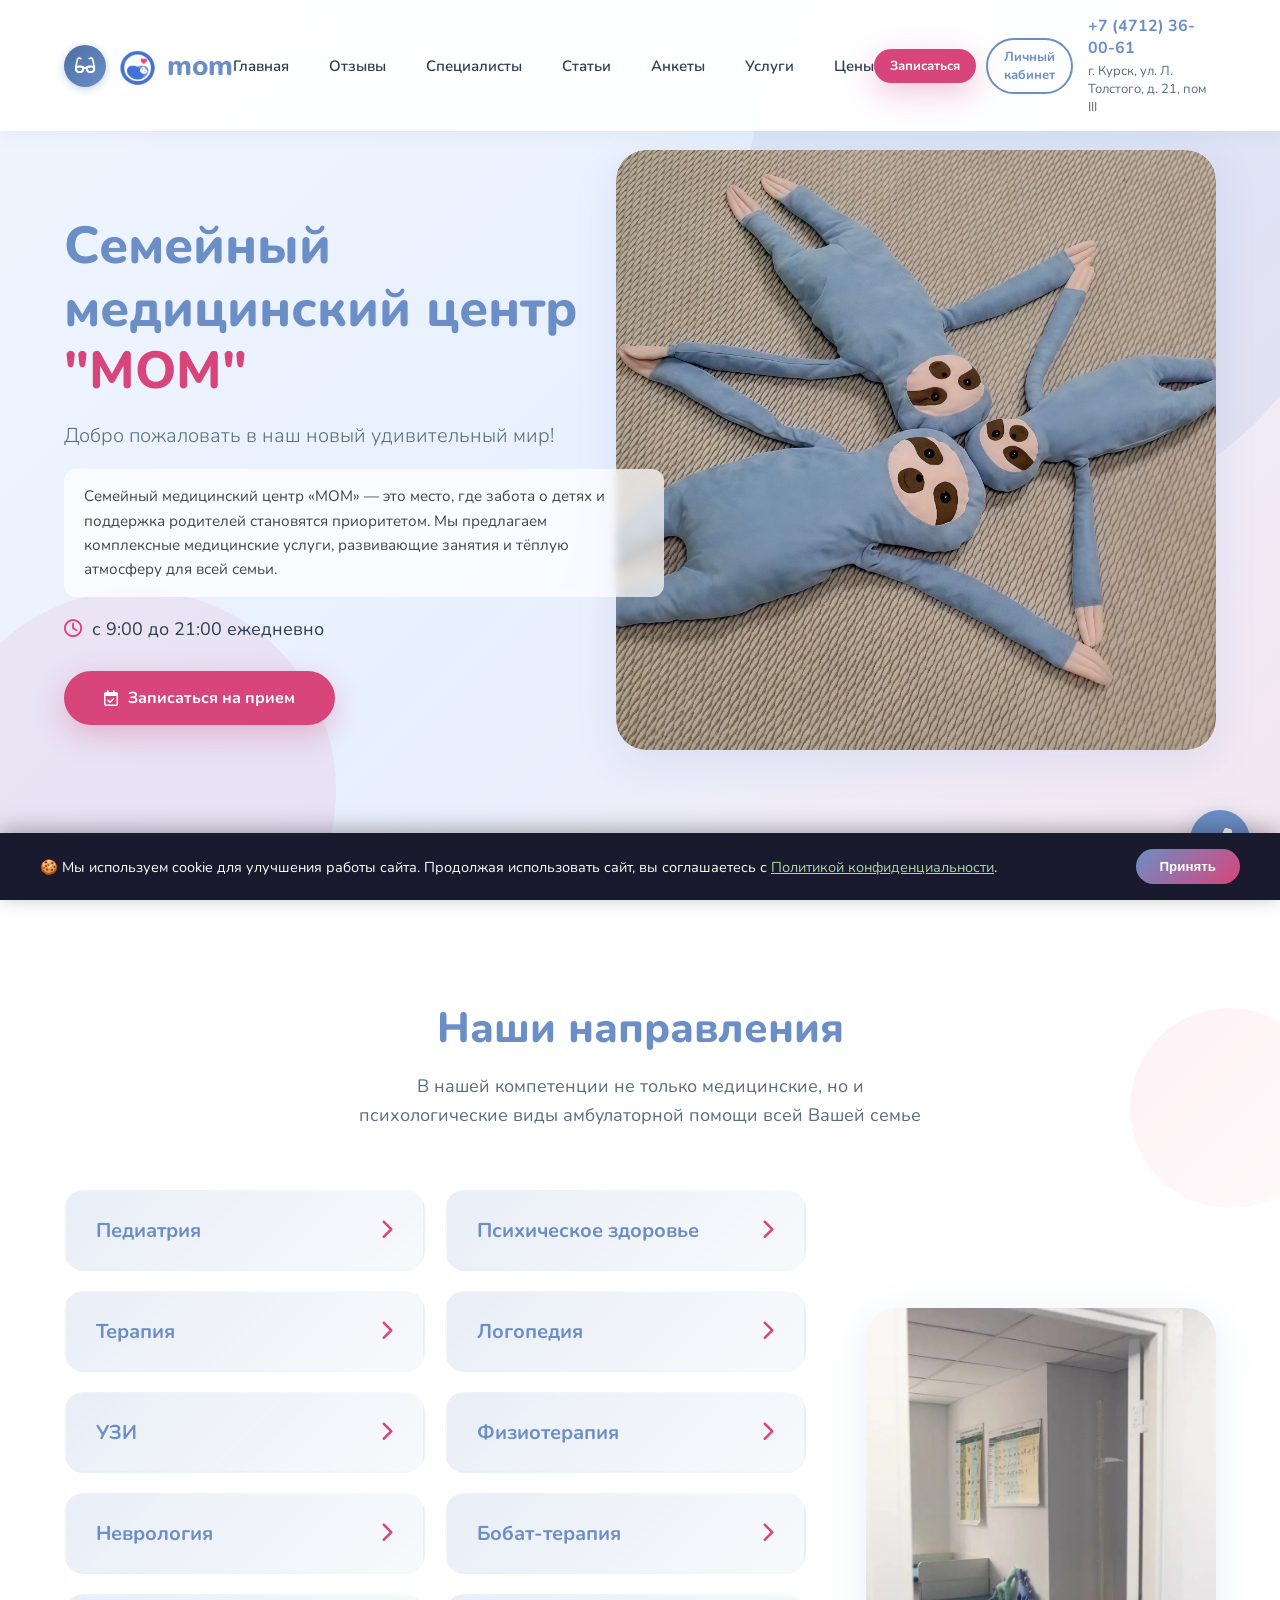
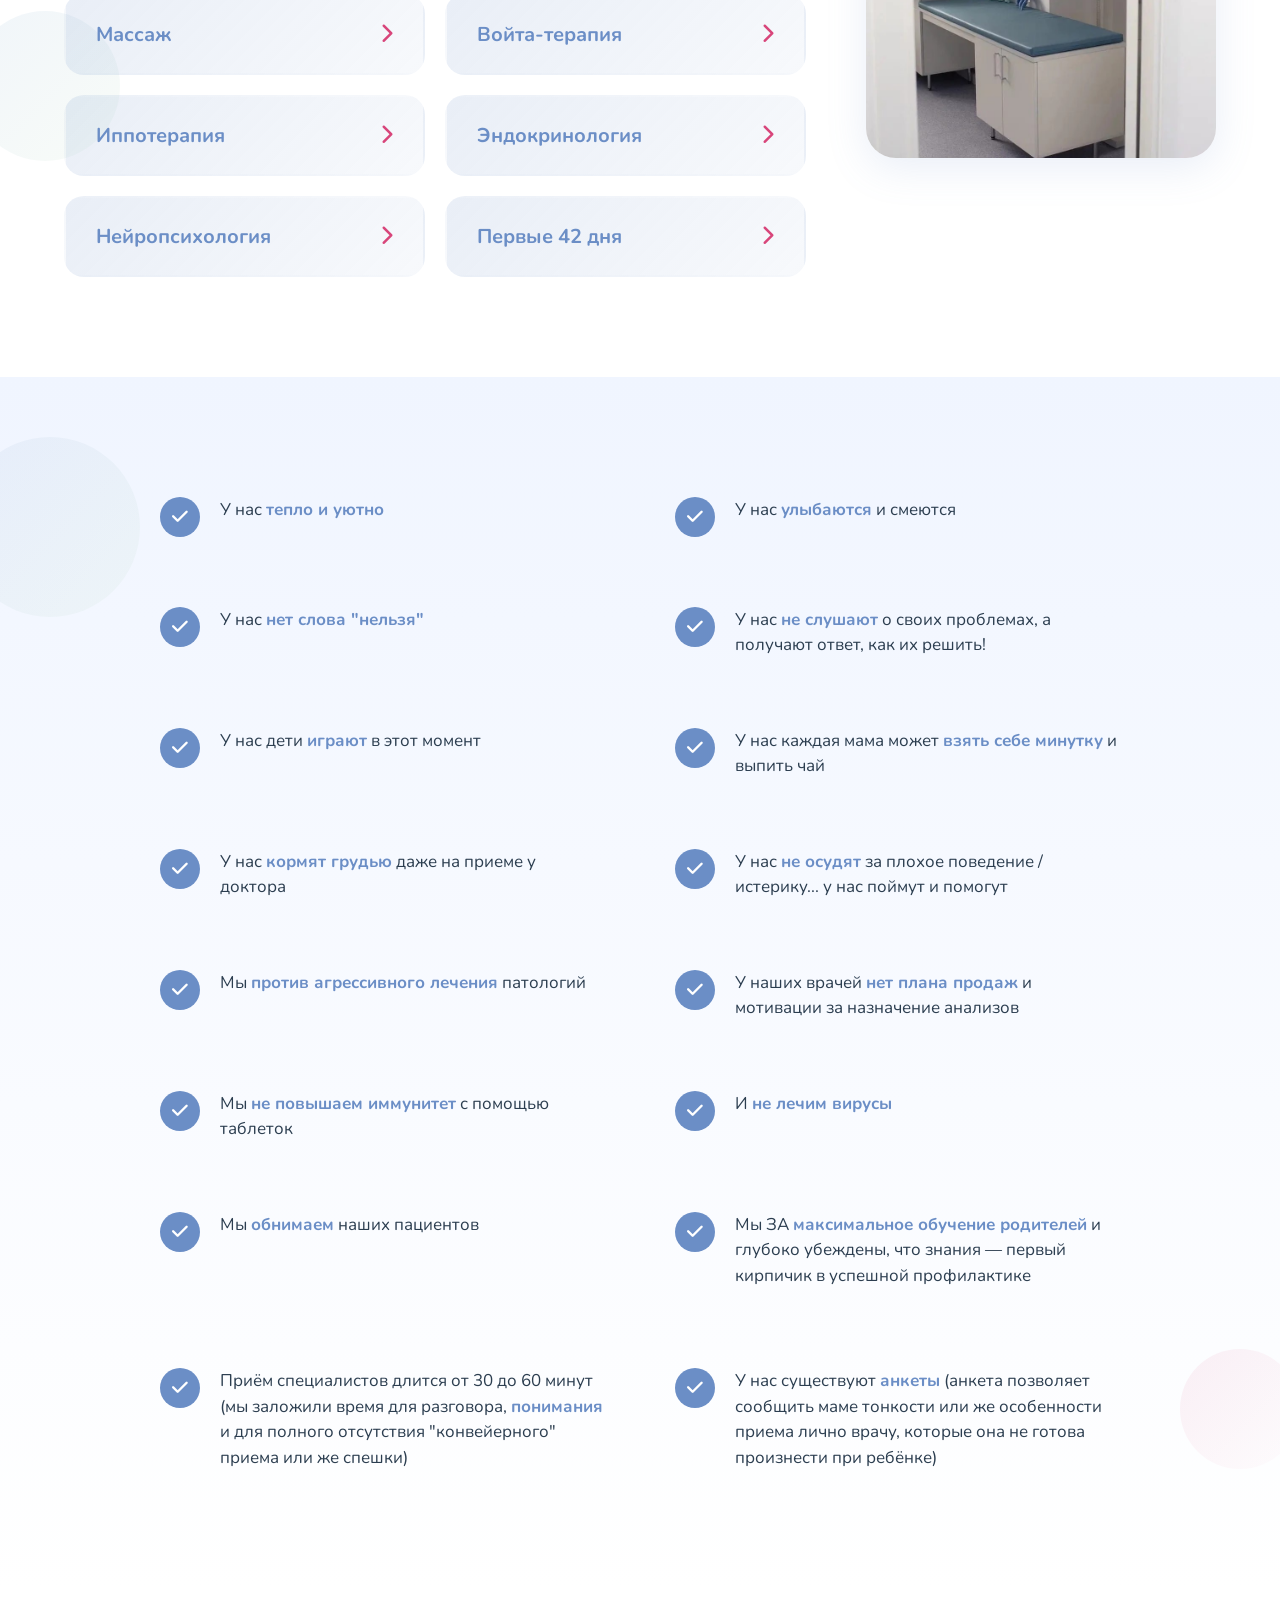
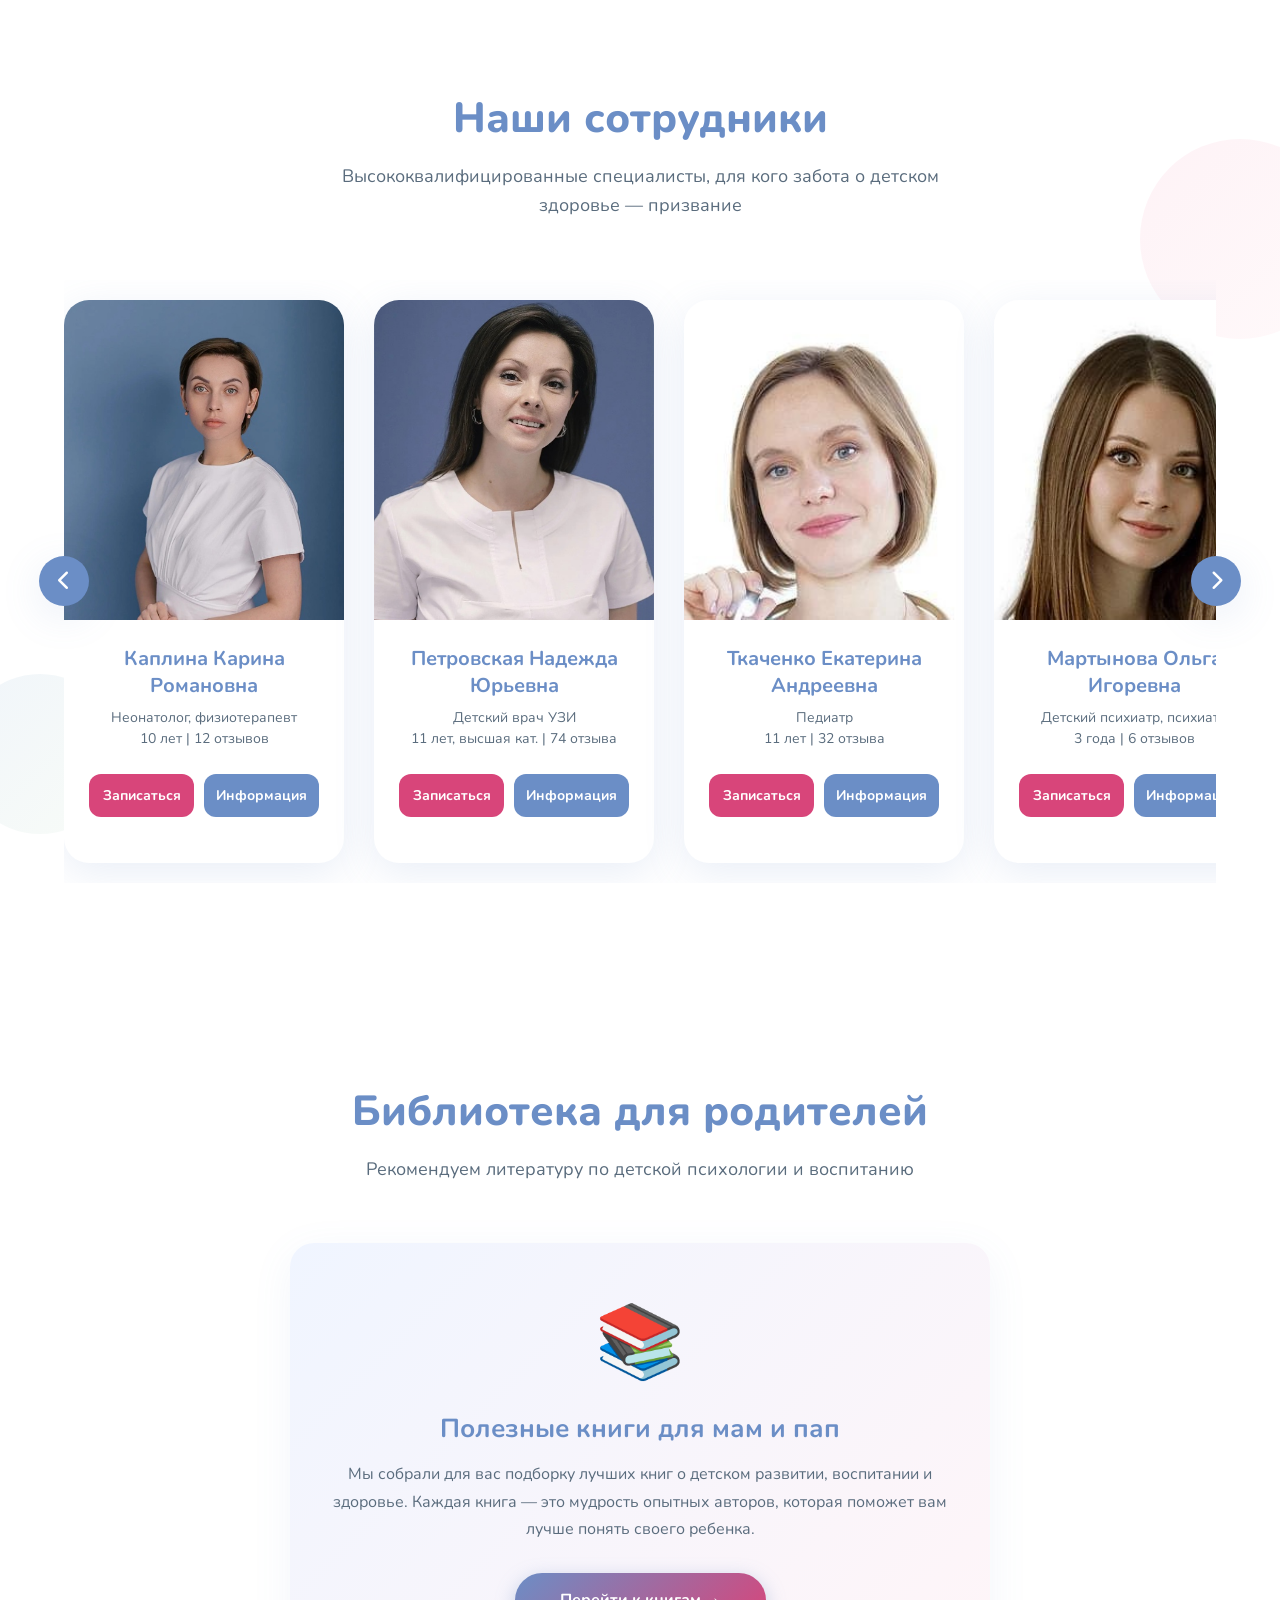
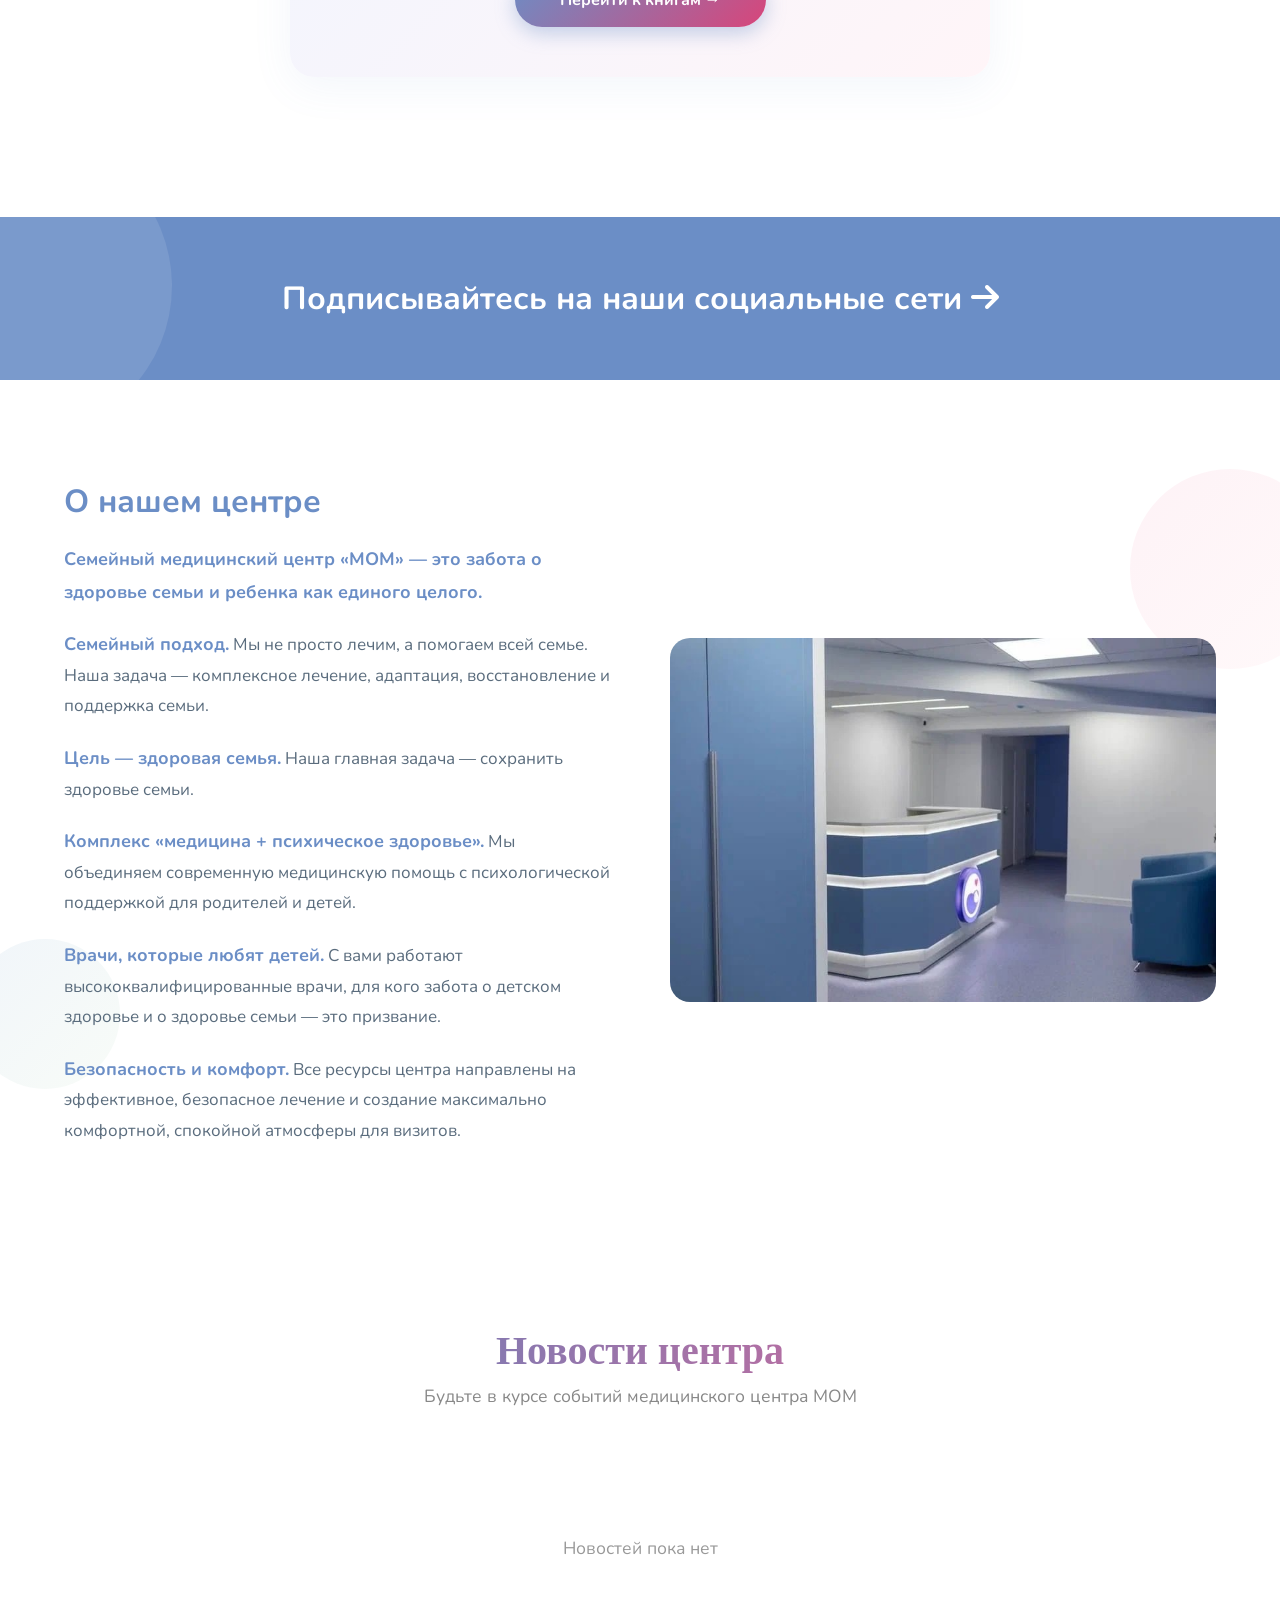
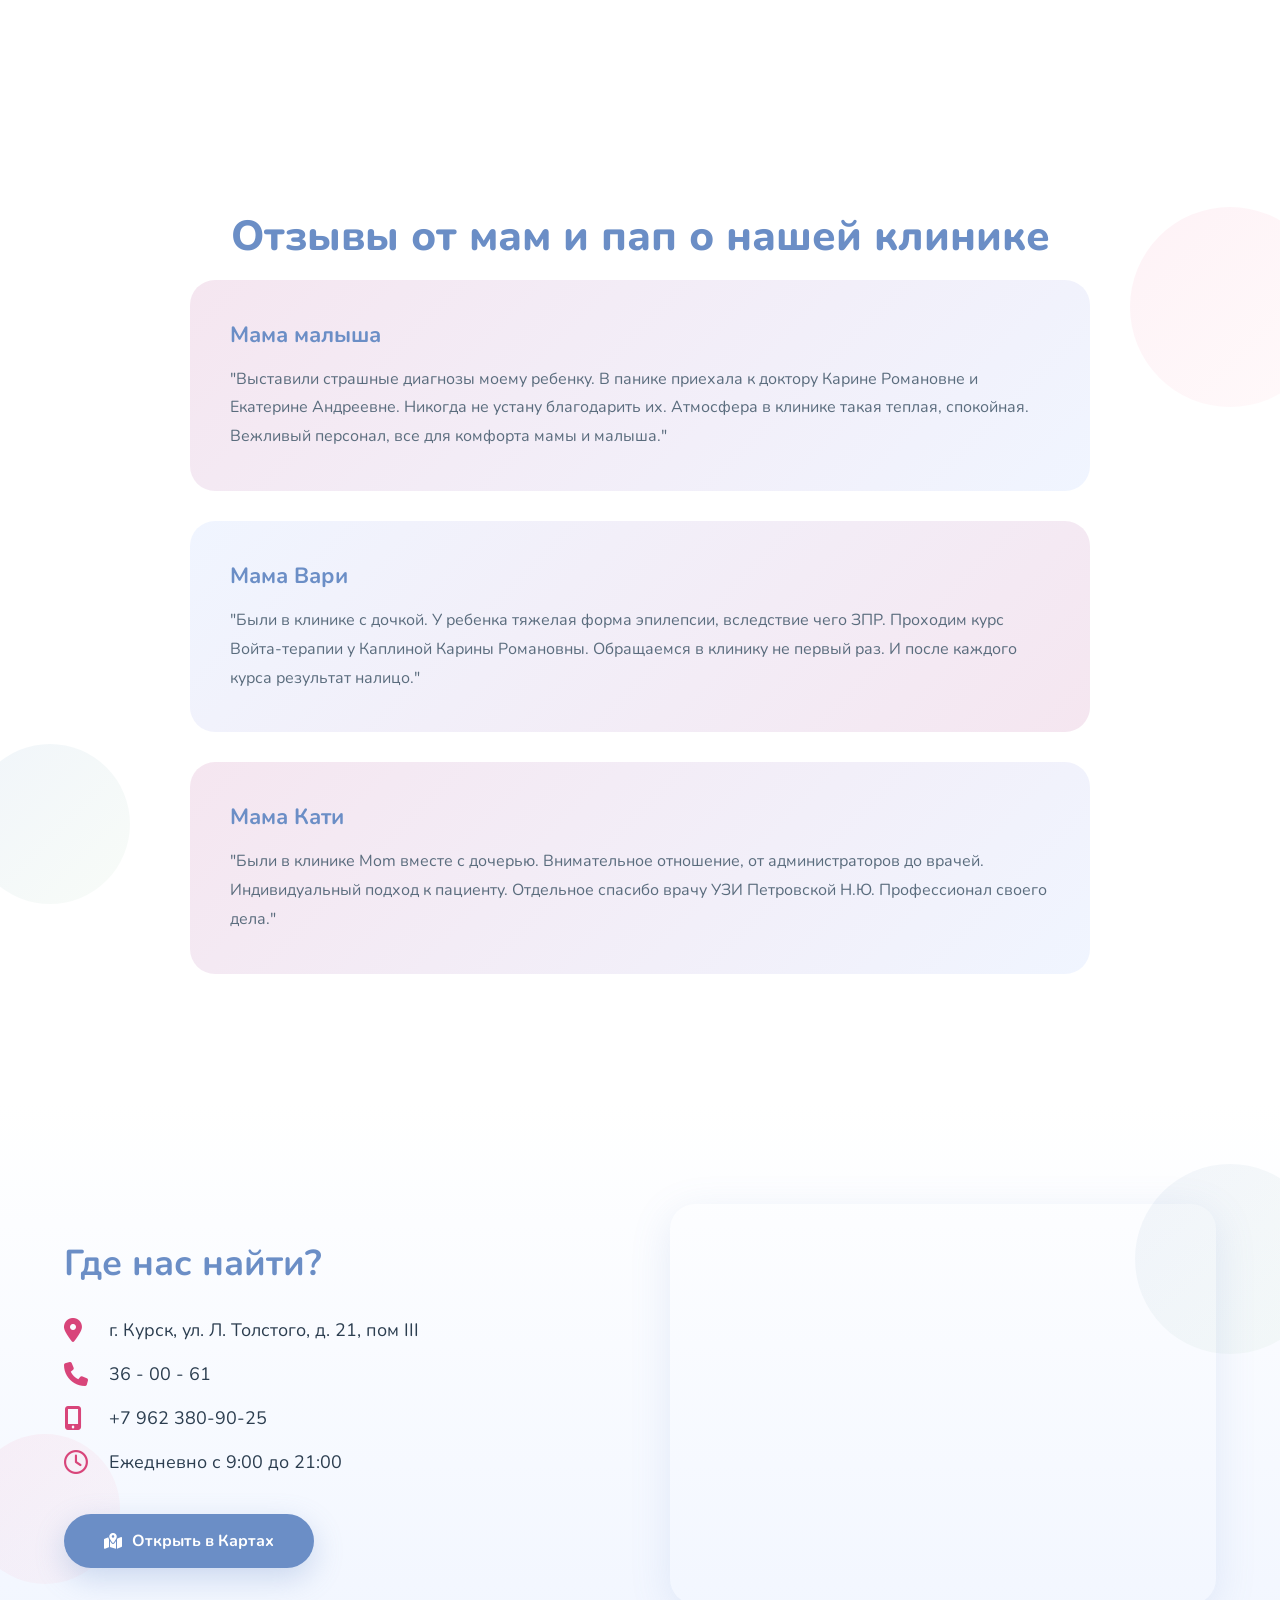
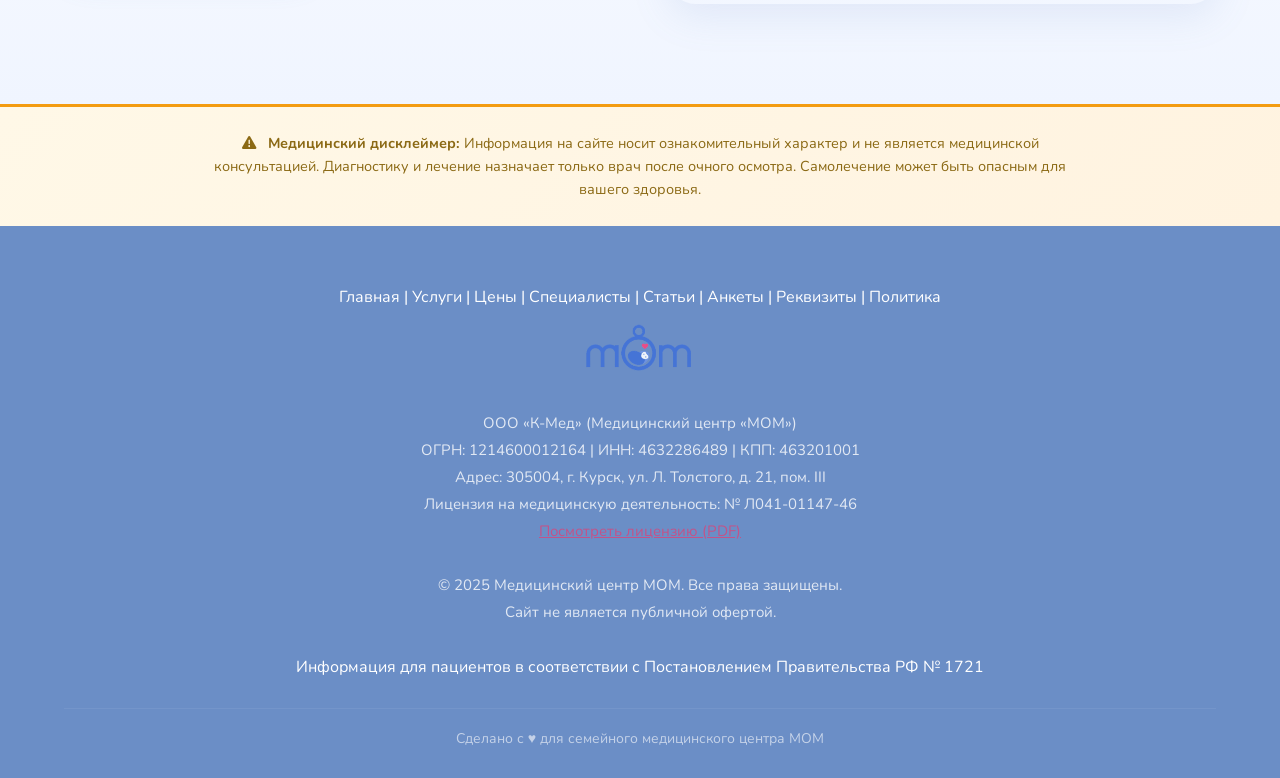
<file: index.html>
<!DOCTYPE html>
<html lang="ru">
<head>
    <meta charset="UTF-8">
    <meta http-equiv="Cache-Control" content="no-cache, no-store, must-revalidate">
    <meta http-equiv="Pragma" content="no-cache">
    <meta http-equiv="Expires" content="0">
    <meta name="viewport" content="width=device-width, initial-scale=1.0, maximum-scale=5.0">
    <meta name="theme-color" content="#6B8EC6">
    <meta name="apple-mobile-web-app-capable" content="yes">
    <meta name="apple-mobile-web-app-status-bar-style" content="default">
    <meta name="format-detection" content="telephone=yes">
    <title>MOM — Семейный медицинский центр</title>
    <meta name="description" content="Семейный медицинский центр MOM в Курске. Педиатрия, УЗИ, неврология, психология, массаж, Войта-терапия, иппотерапия. Запись через Prodoctorov.">
    <meta name="keywords" content="педиатр Курск, детский врач, УЗИ детям, невролог, психолог, массаж, Войта-терапия, иппотерапия, медицинский центр">
    <meta name="robots" content="index, follow">
    <meta name="author" content="Медицинский центр MOM">

    <!-- Open Graph -->
    <meta property="og:type" content="website">
    <meta property="og:title" content="MOM — Семейный медицинский центр в Курске">
    <meta property="og:description" content="Комплексная медицинская и психологическая помощь детям и семьям в Курске. 20+ специалистов, современное оборудование.">
    <meta property="og:url" content="https://vovec853-ops.github.io/mom-clinic-site/">
    <meta property="og:site_name" content="MOM Clinic">

    <!-- Favicon -->
    <link rel="icon" type="image/png" href="images/image_001.png">
    <link rel="apple-touch-icon" href="images/image_001.png">

    <link href="https://fonts.googleapis.com/css2?family=Nunito:wght@300;400;600;700;800&display=swap" rel="stylesheet">
    <link rel="stylesheet" href="https://cdnjs.cloudflare.com/ajax/libs/font-awesome/6.4.0/css/all.min.css">
    
    <link rel="stylesheet" href="style.css?v=14">
<script type="application/ld+json">
{
  "@context": "https://schema.org",
  "@type": "MedicalOrganization",
  "name": "Семейный медицинский центр MOM",
  "alternateName": "MOM Clinic",
  "url": "https://vovec853-ops.github.io/mom-clinic-site/",
  "logo": "https://vovec853-ops.github.io/mom-clinic-site/images/image_001.png",
  "image": "https://vovec853-ops.github.io/mom-clinic-site/images/photo_waiting_room.jpg",
  "description": "Семейный медицинский центр в Курске. Педиатрия, УЗИ, неврология, психология, массаж, Войта-терапия, иппотерапия.",
  "medicalSpecialty": ["Pediatrics", "Neurology", "Psychology", "Ultrasound"],
  "address": {
    "@type": "PostalAddress",
    "streetAddress": "ул. Л. Толстого, д. 21, пом. III",
    "addressLocality": "Курск",
    "addressCountry": "RU"
  },
  "telephone": "+74712360061",
  "openingHours": "Mo-Su 09:00-21:00",
  "priceRange": "$$",
  "license": "№ Л041-01147-46"
}
</script>
</head>
<body>

<!-- Loader -->
<div class="loader" id="loader"><div class="loader-circle"></div></div>

<!-- Floating Phone -->
<a href="tel:+74712360061" class="floating-phone"><i class="fas fa-phone-alt"></i></a>

<!-- Navigation -->
<nav class="navbar" id="navbar">
    <button class="accessibility-btn" id="accessibilityBtn" onclick="toggleAccessibility()" title="Версия для слабовидящих">
        <i class="fas fa-glasses"></i>
    </button>
    <a href="#" class="logo" onclick="showPage('home'); return false;">
        <img src="images/image_001.png" alt="MOM" style="height:42px;width:auto;border-radius:50%;">mom
    </a>
    <ul class="nav-links">
        <li><a onclick="showPage('home')" id="nav-home">Главная</a></li>
        <li><a onclick="showPage('reviews')" id="nav-reviews">Отзывы</a></li>
        <li><a onclick="showPage('staff')" id="nav-staff">Специалисты</a></li>
        <li><a onclick="showPage('articles')" id="nav-articles">Статьи</a></li>
        <li><a onclick="showPage('ankety')" id="nav-ankety">Анкеты</a></li>
        <li><a onclick="showPage('directions')" id="nav-directions">Услуги</a></li>
        <li><a onclick="showPage('prices')" id="nav-prices">Цены</a></li>
    </ul>
        <div class="nav-extra">
        <a href="https://prodoctorov.ru/kursk/lpu/84476-mom/price/?page=1#tab-content" target="_blank" class="btn btn-primary btn-small">Записаться</a>
        <a href="https://app.medtochka.ru/authorization/?next=%2F%3Flpu_hash%3D9d07f51dcdac17646e01a3bdfc52a159%26source%3Dmedflex_widget" target="_blank" class="btn btn-outline btn-small">Личный кабинет</a>
    </div>
    <div class="nav-contact">
        <a href="tel:+74712360061">+7 (4712) 36-00-61</a>
        <span>г. Курск, ул. Л. Толстого, д. 21, пом III</span>
    </div>
    <div class="mobile-menu-btn" onclick="toggleMobileMenu()"><i class="fas fa-bars"></i></div>
</nav>

<!-- Mobile Menu -->
<div class="mobile-menu" id="mobileMenu">
    <a onclick="showPage('home'); toggleMobileMenu();">Главная</a>
    <a onclick="showPage('reviews'); toggleMobileMenu();">Отзывы</a>
    <a onclick="showPage('staff'); toggleMobileMenu();">Специалисты</a>
    <a onclick="showPage('articles'); toggleMobileMenu();">Статьи</a>
    <a onclick="showPage('ankety'); toggleMobileMenu();">Анкеты</a>
    <a onclick="showPage('directions'); toggleMobileMenu();">Услуги</a>
    <a onclick="showPage('prices'); toggleMobileMenu();">Цены</a>
    <a onclick="showPage('library'); toggleMobileMenu();">Библиотека</a>
    <a href="tel:+74712360061" style="color:var(--accent);font-weight:700;"><i class="fas fa-phone"></i> +7 (4712) 36-00-61</a>
</div>

<!-- ==================== HOME PAGE ==================== -->
<div class="page active" id="page-home">

    <!-- Hero -->
    <section class="hero" id="home">
        <div class="hero-content">
            <h1>Семейный медицинский центр <span>"MOM"</span></h1>
            <p class="hero-subtitle">Добро пожаловать в наш новый удивительный мир!</p>
            <div class="hero-description" style="margin: 20px 0; padding: 15px 20px; background: rgba(255,255,255,0.7); border-radius: 12px; backdrop-filter: blur(5px);">
              <p style="color: #444; font-size: 0.95rem; line-height: 1.6;">Семейный медицинский центр «МОМ» — это место, где забота о детях и поддержка родителей становятся приоритетом. Мы предлагаем комплексные медицинские услуги, развивающие занятия и тёплую атмосферу для всей семьи.</p>
            </div>
            <p class="hero-hours"><i class="far fa-clock"></i>с 9:00 до 21:00 ежедневно</p>
            <a href="https://prodoctorov.ru/kursk/lpu/84476-mom/price/?page=1#tab-content" target="_blank" rel="noopener" class="btn btn-primary"><i class="far fa-calendar-check"></i>Записаться на прием</a>
        </div>
        <div class="hero-image">
            <img src="images/photo_waiting_room.jpg" alt="Family">
        </div>
    </section>

    <!-- Directions -->
    <section class="directions" id="directions" style="position:relative;overflow:hidden;">
    <div class="floating-circle" style="width: 200px; height: 200px; background: linear-gradient(135deg, #f06292, #ffb6c1); top: 10%; right: -50px; animation-delay: 0s;"></div>
    <div class="floating-circle" style="width: 150px; height: 150px; background: linear-gradient(135deg, #4A86C1, #A8D5A2); bottom: 20%; left: -30px; animation-delay: 1.5s;"></div>
        <h2 class="section-title fade-in">Наши направления</h2>
        <p class="section-subtitle fade-in">В нашей компетенции не только медицинские, но и психологические виды амбулаторной помощи всей Вашей семье</p>
        <div class="directions-wrapper">
            <div class="directions-grid">
                <a class="direction-card fade-in" onclick="showPage('pediatriya')"><span>Педиатрия</span><i class="fas fa-chevron-right"></i></a>
                <a class="direction-card fade-in" onclick="showPage('psihicheskoe-zdorove')"><span>Психическое здоровье</span><i class="fas fa-chevron-right"></i></a>
                <a class="direction-card fade-in" onclick="showPage('terapiya')"><span>Терапия</span><i class="fas fa-chevron-right"></i></a>
                <a class="direction-card fade-in" onclick="showPage('logopediya')"><span>Логопедия</span><i class="fas fa-chevron-right"></i></a>
                <a class="direction-card fade-in" onclick="showPage('uzi')"><span>УЗИ</span><i class="fas fa-chevron-right"></i></a>
                <a class="direction-card fade-in" onclick="showPage('fizioterapiya')"><span>Физиотерапия</span><i class="fas fa-chevron-right"></i></a>
                <a class="direction-card fade-in" onclick="showPage('nevrologiya')"><span>Неврология</span><i class="fas fa-chevron-right"></i></a>
                <a class="direction-card fade-in" onclick="showPage('bobat-terapiya')"><span>Бобат-терапия</span><i class="fas fa-chevron-right"></i></a>
                <a class="direction-card fade-in" onclick="showPage('massazh')"><span>Массаж</span><i class="fas fa-chevron-right"></i></a>
                <a class="direction-card fade-in" onclick="showPage('voyta-terapiya')"><span>Войта-терапия</span><i class="fas fa-chevron-right"></i></a>
                <a class="direction-card fade-in" onclick="showPage('ippoterapiya')"><span>Иппотерапия</span><i class="fas fa-chevron-right"></i></a>
        <a class="direction-card fade-in" onclick="showPage('endokrinologiya')"><span>Эндокринология</span><i class="fas fa-chevron-right"></i></a>
        <a class="direction-card fade-in" onclick="showPage('neyropsihologiya')"><span>Нейропсихология</span><i class="fas fa-chevron-right"></i></a>
        <a class="direction-card fade-in" onclick="showPage('first-42-days')"><span>Первые 42 дня</span><i class="fas fa-chevron-right"></i></a>
            </div>
            <div class="directions-illustration fade-in">
                <img src="images/photo_yellow_chair.jpg" alt="Child">
            </div>
        </div>
    </section>

    <!-- Features -->
    <section class="features" style="position:relative;overflow:hidden;">
    <div class="floating-circle" style="width: 180px; height: 180px; background: linear-gradient(135deg, #6B8EC6, #A8D5A2); top: 5%; left: -40px; animation-delay: 0.5s;"></div>
    <div class="floating-circle" style="width: 120px; height: 120px; background: linear-gradient(135deg, #D8457A, #FCE4EC); bottom: 10%; right: -20px; animation-delay: 2s;"></div>
        <div class="features-grid">
            <div class="feature-item fade-in"><div class="feature-check"><i class="fas fa-check"></i></div><p class="feature-text">У нас <strong>тепло и уютно</strong></p></div>
            <div class="feature-item fade-in"><div class="feature-check"><i class="fas fa-check"></i></div><p class="feature-text">У нас <strong>улыбаются</strong> и смеются</p></div>
            <div class="feature-item fade-in"><div class="feature-check"><i class="fas fa-check"></i></div><p class="feature-text">У нас <strong>нет слова "нельзя"</strong></p></div>
            <div class="feature-item fade-in"><div class="feature-check"><i class="fas fa-check"></i></div><p class="feature-text">У нас <strong>не слушают</strong> о своих проблемах, а получают ответ, как их решить!</p></div>
            <div class="feature-item fade-in"><div class="feature-check"><i class="fas fa-check"></i></div><p class="feature-text">У нас дети <strong>играют</strong> в этот момент</p></div>
            <div class="feature-item fade-in"><div class="feature-check"><i class="fas fa-check"></i></div><p class="feature-text">У нас каждая мама может <strong>взять себе минутку</strong> и выпить чай</p></div>
            <div class="feature-item fade-in"><div class="feature-check"><i class="fas fa-check"></i></div><p class="feature-text">У нас <strong>кормят грудью</strong> даже на приеме у доктора</p></div>
            <div class="feature-item fade-in"><div class="feature-check"><i class="fas fa-check"></i></div><p class="feature-text">У нас <strong>не осудят</strong> за плохое поведение / истерику... у нас поймут и помогут</p></div>
            <div class="feature-item fade-in"><div class="feature-check"><i class="fas fa-check"></i></div><p class="feature-text">Мы <strong>против агрессивного лечения</strong> патологий</p></div>
            <div class="feature-item fade-in"><div class="feature-check"><i class="fas fa-check"></i></div><p class="feature-text">У наших врачей <strong>нет плана продаж</strong> и мотивации за назначение анализов</p></div>
            <div class="feature-item fade-in"><div class="feature-check"><i class="fas fa-check"></i></div><p class="feature-text">Мы <strong>не повышаем иммунитет</strong> с помощью таблеток</p></div>
            <div class="feature-item fade-in"><div class="feature-check"><i class="fas fa-check"></i></div><p class="feature-text">И <strong>не лечим вирусы</strong></p></div>
            <div class="feature-item fade-in"><div class="feature-check"><i class="fas fa-check"></i></div><p class="feature-text">Мы <strong>обнимаем</strong> наших пациентов</p></div>
            <div class="feature-item fade-in"><div class="feature-check"><i class="fas fa-check"></i></div><p class="feature-text">Мы ЗА <strong>максимальное обучение родителей</strong> и глубоко убеждены, что знания — первый кирпичик в успешной профилактике</p></div>
        </div>
        <div class="features-extra">
            <div class="feature-item fade-in"><div class="feature-check"><i class="fas fa-check"></i></div><p class="feature-text">Приём специалистов длится от 30 до 60 минут (мы заложили время для разговора, <strong>понимания</strong> и для полного отсутствия "конвейерного" приема или же спешки)</p></div>
            <div class="feature-item fade-in"><div class="feature-check"><i class="fas fa-check"></i></div><p class="feature-text">У нас существуют <strong>анкеты</strong> (анкета позволяет сообщить маме тонкости или же особенности приема лично врачу, которые она не готова произнести при ребёнке)</p></div>
        </div>
    </section>

    <!-- Staff -->
    <section class="staff" id="staff" style="position:relative;overflow:hidden;">
    <div class="floating-circle" style="width: 200px; height: 200px; background: linear-gradient(135deg, #f06292, #ffb6c1); top: 15%; right: -60px; animation-delay: 0.3s;"></div>
    <div class="floating-circle" style="width: 160px; height: 160px; background: linear-gradient(135deg, #4A86C1, #A8D5A2); bottom: 15%; left: -40px; animation-delay: 1.8s;"></div>
        <h2 class="section-title fade-in">Наши сотрудники</h2>
        <p class="section-subtitle fade-in">Высококвалифицированные специалисты, для кого забота о детском здоровье — призвание</p>
        <div class="staff-carousel-wrapper">
            <button class="carousel-arrow prev" onclick="scrollStaff(-1)"><i class="fas fa-chevron-left"></i></button>
            <div class="staff-carousel" id="staffCarousel">
                <div class="staff-card fade-in">
                    <img loading="lazy" class="staff-img" src="images/doctor_kaplina.jpeg" alt="Каплина Карина Романовна">
                    <div class="staff-info">
                        <div class="staff-name">Каплина Карина Романовна</div>
                        <div class="staff-role">Неонатолог, физиотерапевт</div>
                        <div class="staff-role">10 лет | 12 отзывов</div>
                    </div>
                    <div class="staff-buttons">
                        <a href="https://prodoctorov.ru/kursk/vrach/556140-kaplina/" target="_blank" rel="noopener" class="staff-btn staff-btn-book">Записаться</a>
                        <button class="staff-btn staff-btn-info" onclick="openDoctorModal('Каплина Карина Романовна')">Информация</button>
                    </div>
                </div>
                <div class="staff-card fade-in">
                    <img loading="lazy" class="staff-img" src="images/doctor_petrovskaya.jpeg" alt="Петровская Надежда Юрьевна">
                    <div class="staff-info">
                        <div class="staff-name">Петровская Надежда Юрьевна</div>
                        <div class="staff-role">Детский врач УЗИ</div>
                        <div class="staff-role">11 лет, высшая кат. | 74 отзыва</div>
                    </div>
                    <div class="staff-buttons">
                        <a href="https://prodoctorov.ru/kursk/vrach/559896-petrovskaya/" target="_blank" rel="noopener" class="staff-btn staff-btn-book">Записаться</a>
                        <button class="staff-btn staff-btn-info" onclick="openDoctorModal('Петровская Надежда Юрьевна')">Информация</button>
                    </div>
                </div>
                <div class="staff-card fade-in">
                    <img loading="lazy" class="staff-img" src="images/doctor_tkachenko.jpg" alt="Ткаченко Екатерина Андреевна">
                    <div class="staff-info">
                        <div class="staff-name">Ткаченко Екатерина Андреевна</div>
                        <div class="staff-role">Педиатр</div>
                        <div class="staff-role">11 лет | 32 отзыва</div>
                    </div>
                    <div class="staff-buttons">
                        <a href="https://prodoctorov.ru/kursk/vrach/386116-tkachenko/" target="_blank" rel="noopener" class="staff-btn staff-btn-book">Записаться</a>
                        <button class="staff-btn staff-btn-info" onclick="openDoctorModal('Ткаченко Екатерина Андреевна')">Информация</button>
                    </div>
                </div>
                <div class="staff-card fade-in">
                    <img loading="lazy" class="staff-img" src="images/doctor_martynova.jpg" alt="Мартынова Ольга Игоревна">
                    <div class="staff-info">
                        <div class="staff-name">Мартынова Ольга Игоревна</div>
                        <div class="staff-role">Детский психиатр, психиатр</div>
                        <div class="staff-role">3 года | 6 отзывов</div>
                    </div>
                    <div class="staff-buttons">
                        <a href="https://prodoctorov.ru/kursk/vrach/1343102-martynova/" target="_blank" rel="noopener" class="staff-btn staff-btn-book">Записаться</a>
                        <button class="staff-btn staff-btn-info" onclick="openDoctorModal('Мартынова Ольга Игоревна')">Информация</button>
                    </div>
                </div>
                <div class="staff-card fade-in">
                    <img loading="lazy" class="staff-img" src="images/doctor_blyum.jpg" alt="Блюм Анна Ивановна">
                    <div class="staff-info">
                        <div class="staff-name">Блюм Анна Ивановна</div>
                        <div class="staff-role">Клинический психолог</div>
                        <div class="staff-role">Более 20 лет | 4 отзыва</div>
                    </div>
                    <div class="staff-buttons">
                        <a href="https://prodoctorov.ru/kursk/vrach/988529-blyum/" target="_blank" rel="noopener" class="staff-btn staff-btn-book">Записаться</a>
                        <button class="staff-btn staff-btn-info" onclick="openDoctorModal('Блюм Анна Ивановна')">Информация</button>
                    </div>
                </div>
                <div class="staff-card fade-in">
                    <img loading="lazy" class="staff-img" src="images/doctor_kazanova.jpg" alt="Казанова Марина Витальевна">
                    <div class="staff-info">
                        <div class="staff-name">Казанова Марина Витальевна</div>
                        <div class="staff-role">Врач УЗИ</div>
                        <div class="staff-role">11 лет, 1-я кат. | 2 отзыва</div>
                    </div>
                    <div class="staff-buttons">
                        <a href="https://prodoctorov.ru/kursk/vrach/302956-kazanova/" target="_blank" rel="noopener" class="staff-btn staff-btn-book">Записаться</a>
                        <button class="staff-btn staff-btn-info" onclick="openDoctorModal('Казанова Марина Витальевна')">Информация</button>
                    </div>
                </div>
                <div class="staff-card fade-in">
                    <img loading="lazy" class="staff-img" src="images/doctor_korovina.jpg" alt="Коровина Елизавета Юрьевна">
                    <div class="staff-info">
                        <div class="staff-name">Коровина Елизавета Юрьевна</div>
                        <div class="staff-role">Педиатр</div>
                        <div class="staff-role">5 лет | 3 отзыва</div>
                    </div>
                    <div class="staff-buttons">
                        <a href="https://prodoctorov.ru/kursk/vrach/995152-korovina/" target="_blank" rel="noopener" class="staff-btn staff-btn-book">Записаться</a>
                        <button class="staff-btn staff-btn-info" onclick="openDoctorModal('Коровина Елизавета Юрьевна')">Информация</button>
                    </div>
                </div>
                
                
                <div class="staff-card fade-in">
                    <img loading="lazy" class="staff-img" src="images/doctor_denisova.jpg" alt="Денисова Анна Денисовна">
                    <div class="staff-info">
                        <div class="staff-name">Денисова Анна Денисовна</div>
                        <div class="staff-role">Педиатр</div>
                        <div class="staff-role">3 года | 16 отзывов</div>
                    </div>
                    <div class="staff-buttons">
                        <a href="https://prodoctorov.ru/kursk/vrach/1082674-denisova/" target="_blank" rel="noopener" class="staff-btn staff-btn-book">Записаться</a>
                        <button class="staff-btn staff-btn-info" onclick="openDoctorModal('Денисова Анна Денисовна')">Информация</button>
                    </div>
                </div>
                
                
                <div class="staff-card fade-in">
                    <img loading="lazy" class="staff-img" src="images/doctor_yushkova.jpg" alt="Юшкова Алина Геннадьевна">
                    <div class="staff-info">
                        <div class="staff-name">Юшкова Алина Геннадьевна</div>
                        <div class="staff-role">Педиатр</div>
                        <div class="staff-role">2 года | 3 отзыва</div>
                    </div>
                    <div class="staff-buttons">
                        <a href="https://prodoctorov.ru/kursk/vrach/1340826-yushkova/" target="_blank" rel="noopener" class="staff-btn staff-btn-book">Записаться</a>
                        <button class="staff-btn staff-btn-info" onclick="openDoctorModal('Юшкова Алина Геннадьевна')">Информация</button>
                    </div>
                </div>
                
                
                
                <div class="staff-card fade-in">
                    <img loading="lazy" class="staff-img" src="images/doctor_araeva.jpg" alt="Араева Екатерина Михайловна">
                    <div class="staff-info">
                        <div class="staff-name">Араева Екатерина Михайловна</div>
                        <div class="staff-role">Специалист по грудному вскармливанию</div>
                        <div class="staff-role">1 отзыв</div>
                    </div>
                    <div class="staff-buttons">
                        <a href="https://prodoctorov.ru/kursk/vrach/967346-araeva/" target="_blank" rel="noopener" class="staff-btn staff-btn-book">Записаться</a>
                        <button class="staff-btn staff-btn-info" onclick="openDoctorModal('Араева Екатерина Михайловна')">Информация</button>
                    </div>
                </div>
                
                
                
            </div>
            <button class="carousel-arrow next" onclick="scrollStaff(1)"><i class="fas fa-chevron-right"></i></button>
        </div>
    </section>

    <!-- Library -->
    <!-- ==================== SECTION: БИБЛИОТЕКА ==================== -->
<section id="library" class="section">
    <div class="container">
        <div class="section-header">
            <h2 class="section-title">Библиотека для родителей</h2>
            <p class="section-subtitle">Рекомендуем литературу по детской психологии и воспитанию</p>
        </div>
        <div style="text-align: center; max-width: 700px; margin: 0 auto 40px; padding: 50px 40px; background: linear-gradient(135deg, #F0F5FF, #FFF5F8); border-radius: 24px; box-shadow: 0 10px 40px rgba(107,142,198,0.08);">
            <div style="font-size: 72px; margin-bottom: 20px;">📚</div>
            <h3 style="color: var(--primary); margin-bottom: 15px; font-size: 26px;">Полезные книги для мам и пап</h3>
            <p style="color: var(--text-light); line-height: 1.7; margin-bottom: 30px; font-size: 16px;">
                Мы собрали для вас подборку лучших книг о детском развитии, воспитании и здоровье. 
                Каждая книга — это мудрость опытных авторов, которая поможет вам лучше понять своего ребенка.
            </p>
            <button onclick="showPage('library')" style="padding: 16px 45px; background: linear-gradient(135deg, #6B8EC6, #D8457A); color: white; border: none; border-radius: 50px; font-size: 16px; font-weight: 700; cursor: pointer; box-shadow: 0 6px 20px rgba(107, 142, 198, 0.4); font-family: 'Nunito', sans-serif; transition: all 0.3s;">
                Перейти к книгам →
            </button>
        </div>
    </div>
</section>


    <!-- Social -->
    <div class="social-banner">
        <a href="#" onclick="openSocialModal(); return false;"><h2>Подписывайтесь на наши социальные сети <i class="fas fa-arrow-right"></i></h2></a>
    </div>



    <!-- About -->
    <section class="about" style="position:relative;overflow:hidden;">
    <div class="floating-circle" style="width: 200px; height: 200px; background: linear-gradient(135deg, #f06292, #ffb6c1); top: 10%; right: -50px; animation-delay: 0s;"></div>
    <div class="floating-circle" style="width: 150px; height: 150px; background: linear-gradient(135deg, #4A86C1, #A8D5A2); bottom: 20%; left: -30px; animation-delay: 1.5s;"></div>
        <div class="about-content fade-in">
            <h2>О нашем центре</h2>
            <p><strong>Семейный медицинский центр «MOM» — это забота о здоровье семьи и ребенка как единого целого.</strong></p>
            <p><strong>Семейный подход.</strong> Мы не просто лечим, а помогаем всей семье. Наша задача — комплексное лечение, адаптация, восстановление и поддержка семьи.</p>
            <p><strong>Цель — здоровая семья.</strong> Наша главная задача — сохранить здоровье семьи.</p>
            <p><strong>Комплекс «медицина + психическое здоровье».</strong> Мы объединяем современную медицинскую помощь с психологической поддержкой для родителей и детей.</p>
            <p><strong>Врачи, которые любят детей.</strong> С вами работают высококвалифицированные врачи, для кого забота о детском здоровье и о здоровье семьи — это призвание.</p>
            <p><strong>Безопасность и комфорт.</strong> Все ресурсы центра направлены на эффективное, безопасное лечение и создание максимально комфортной, спокойной атмосферы для визитов.</p>
        </div>
        <div class="about-img fade-in">
            <img loading="lazy" src="images/photo_reception_desk.jpg" alt="О центре" style="width: 100%; height: 100%; object-fit: cover; border-radius: 20px;">
        </div>
    </section>

    <!-- News -->
    <!-- ==================== SECTION: НОВОСТИ ==================== -->
<section id="news">
  

  <h2>Новости центра</h2>
  <p class="subtitle">Будьте в курсе событий медицинского центра MOM</p>

  <div class="news-grid" id="news-grid" style="min-height:200px;display:flex;align-items:center;justify-content:center;">
    <p style="color:#999;font-size:1.1rem;text-align:center;">Новостей пока нет</p>
  </div><!-- ===== МОДАЛЬНОЕ ОКНО ===== -->
  <div id="news-modal" class="modal" onclick="if(event.target===this)closeNewsModal()">
    <div class="modal-content">
      <span class="close" onclick="closeNewsModal()">&times;</span>
      <div id="news-modal-content"></div>
    </div>
  </div>

  
</section>


    <!-- Reviews -->
        <section class="reviews" id="reviews" style="position:relative;overflow:hidden;">
    <div class="floating-circle" style="width: 200px; height: 200px; background: linear-gradient(135deg, #f06292, #ffb6c1); top: 10%; right: -50px; animation-delay: 0.2s;"></div>
    <div class="floating-circle" style="width: 160px; height: 160px; background: linear-gradient(135deg, #4A86C1, #A8D5A2); bottom: 20%; left: -30px; animation-delay: 1.7s;"></div>
        <h2 class="section-title fade-in">Отзывы от мам и пап о нашей клинике</h2>
        <div class="review-card fade-in">
            <div class="review-content" style="width:100%;">
                <h3>Мама малыша</h3>
                <p>"Выставили страшные диагнозы моему ребенку. В панике приехала к доктору Карине Романовне и Екатерине Андреевне. Никогда не устану благодарить их. Атмосфера в клинике такая теплая, спокойная. Вежливый персонал, все для комфорта мамы и малыша."</p>
            </div>
        </div>
        <div class="review-card fade-in">
            <div class="review-content" style="width:100%;">
                <h3>Мама Вари</h3>
                <p>"Были в клинике с дочкой. У ребенка тяжелая форма эпилепсии, вследствие чего ЗПР. Проходим курс Войта-терапии у Каплиной Карины Романовны. Обращаемся в клинику не первый раз. И после каждого курса результат налицо."</p>
            </div>
        </div>
        <div class="review-card fade-in">
            <div class="review-content" style="width:100%;">
                <h3>Мама Кати</h3>
                <p>"Были в клинике Mom вместе с дочерью. Внимательное отношение, от администраторов до врачей. Индивидуальный подход к пациенту. Отдельное спасибо врачу УЗИ Петровской Н.Ю. Профессионал своего дела."</p>
            </div>
        </div>
    </section><section class="location" id="location" style="position:relative;overflow:hidden;">
    <div class="floating-circle" style="width: 190px; height: 190px; background: linear-gradient(135deg, #6B8EC6, #A8D5A2); top: 10%; right: -45px; animation-delay: 0.6s;"></div>
    <div class="floating-circle" style="width: 150px; height: 150px; background: linear-gradient(135deg, #f06292, #ffb6c1); bottom: 20%; left: -30px; animation-delay: 2.1s;"></div>
        <div class="location-info fade-in">
            <h2>Где нас найти?</h2>
            <div class="location-detail"><i class="fas fa-map-marker-alt"></i><span>г. Курск, ул. Л. Толстого, д. 21, пом III</span></div>
            <div class="location-detail"><i class="fas fa-phone"></i><a href="tel:+74712360061">36 - 00 - 61</a></div>
            <div class="location-detail"><i class="fas fa-mobile-alt"></i><a href="tel:+79623809025">+7 962 380-90-25</a></div>
            <div class="location-detail"><i class="far fa-clock"></i><span>Ежедневно с 9:00 до 21:00</span></div>
            <a href="https://yandex.ru/maps/8/kursk/house/ulitsa_lva_tolstogo_21/Z08YdAdjTkQDQFtrfXt0c3piZw==/" target="_blank" class="btn btn-secondary" style="margin-top: 20px;"><i class="fas fa-map-marked-alt"></i>Открыть в Картах</a>
        </div>
        <div class="location-map fade-in">
            <iframe src="https://yandex.ru/map-widget/v1/?ll=36.203714%2C51.752613&z=16&pt=36.203714%2C51.752613%2Cpm2rdl" width="100%" height="100%" frameborder="0"></iframe>
        </div>
    </section>

    <!-- Medical Disclaimer -->
    <div style="background: linear-gradient(135deg, #FFF8E7, #FFF3E0); padding: 25px 5%; text-align: center; border-top: 3px solid #F39C12;">
        <p style="color: #8B6914; font-size: 0.9rem; line-height: 1.6; max-width: 900px; margin: 0 auto;">
            <i class="fas fa-exclamation-triangle" style="margin-right: 8px;"></i>
            <strong>Медицинский дисклеймер:</strong> Информация на сайте носит ознакомительный характер и не является медицинской консультацией.
            Диагностику и лечение назначает только врач после очного осмотра. Самолечение может быть опасным для вашего здоровья.
        </p>
    </div>

    <!-- Footer -->
    <footer class="footer">
        <div class="footer-nav" style="margin-bottom:15px;"><a onclick="showPage('home')">Главная</a> | <a onclick="showPage('directions')">Услуги</a> | <a onclick="showPage('prices')">Цены</a> | <a onclick="showPage('staff')">Специалисты</a> | <a onclick="showPage('articles')">Статьи</a> | <a onclick="showPage('ankety')">Анкеты</a> | <a onclick="showPage('requisites')">Реквизиты</a> | <a onclick="showPage('privacy')">Политика</a></div>
        <div class="footer-logo"><img loading="lazy" src="images/image_026.png" alt="MOM" style="height:50px;width:auto;"></div>
        <div class="footer-info">
            ООО «К-Мед» (Медицинский центр «MOM»)<br>
            ОГРН: 1214600012164 | ИНН: 4632286489 | КПП: 463201001<br>
            Адрес: 305004, г. Курск, ул. Л. Толстого, д. 21, пом. III<br>
            Лицензия на медицинскую деятельность: № Л041-01147-46<br>
            <a href="images/Л041-01147-46_00611935.pdf" target="_blank" style="color: var(--accent); text-decoration: underline;">Посмотреть лицензию (PDF)</a><br><br>
            © 2025 Медицинский центр MOM. Все права защищены.<br>
            Сайт не является публичной офертой.
        </div>
        <div class="footer-links"><span>Информация для пациентов в соответствии с Постановлением Правительства РФ № 1721</span></div>
        <div class="footer-copy">Сделано с ♥ для семейного медицинского центра MOM</div>
    </footer>
</div>

<!-- ==================== REVIEWS PAGE ==================== -->
<div class="page" id="page-reviews">
    <div class="direction-hero" style="background: linear-gradient(135deg, #9B59B6 0%, #8E44AD 100%);">
        <div>
            <h1><i class="fas fa-comments"></i> Отзывы</h1>
            <p>Что говорят о нас мамы и папы</p>
        </div>
    </div>
    <div class="breadcrumb">
        <a onclick="showPage('home')">Главная</a><span>/</span>Отзывы
    </div>
    <div class="reviews-page">
        <div class="review-card">
            <div class="review-content" style="width:100%;">
                <h3>Мама малыша</h3>
                <p>"Выставили страшные диагнозы моему ребенку. В панике приехала к доктору Карине Романовне и Екатерине Андреевне. Никогда не устану благодарить их. Успокоили, все объяснили. К моему малышу относились с теплом и заботой. Атмосфера в клинике такая теплая, спокойная. Вежливый персонал, все для комфорта мамы и малыша. Буду советовать только эту клинику мамам. Грамотные специалисты, знающие свое дело на все 100%."</p>
            </div>
        </div>
        <div class="review-card" style="flex-direction: row-reverse; background: linear-gradient(135deg, #F5E6F0, #F0F5FF);">
            <div class="review-content" style="width:100%;">
                <h3>Мама Саши</h3>
                <p>"Посещаю вторично. Выбрала именно эту клинику и специалиста УЗИ Казанову М.В. Грамотный подход, ясная и четкая консультация. Врач также отличается своим вниманием, деликатностью в общении и умением правильно интерпретировать результаты обследования. Спасибо! Все супер! Порекомендую знакомым непременно. При необходимости, приду именно сюда."</p>
            </div>
        </div>
        <div class="review-card">
            <div class="review-content" style="width:100%;">
                <h3>Мама Вари</h3>
                <p>"Были в клинике с дочкой. У ребенка тяжелая форма эпилепсии, вследствие чего ЗПР. Проходим курс Войта-терапии у Каплиной Карины Романовны. Обращаемся в клинику не первый раз. И после каждого курса результат налицо. Огромным плюсом считаю напоминание о времени приема, мне, как многодетной маме с бесконечным списком задач на день, очень удобно."</p>
            </div>
        </div>
        <div class="review-card" style="flex-direction: row-reverse; background: linear-gradient(135deg, #F5E6F0, #F0F5FF);">
            <div class="review-content" style="width:100%;">
                <h3>Мама Кати</h3>
                <p>"Были в клинике «Mom» вместе с дочерью. Внимательное отношение, от администраторов до врачей. Индивидуальный подход к пациенту. Отдельное спасибо врачу УЗИ Петровской Н.Ю. Профессионал своего дела. Рекомендую и врача, и клинику."</p>
            </div>
        </div>
        <div class="review-card">
            <div class="review-content" style="width:100%;">
                <h3>Мама Лены</h3>
                <p>"Обращаемся, когда нужно срочно показать ребенка врачу. Здесь я уверена, что к ребенку отнесутся внимательно. Собирают подробный анамнез. Педиатр обязательно посмотрит уши, что для меня важно, и выпишет качественное лечение без лишних неэффективных лекарств. В этой клинике тот подход, который я и ожидаю от врачей. В клинике чисто, красиво, всё для детей."</p>
            </div>
        </div>
        <div class="review-card" style="flex-direction: row-reverse; background: linear-gradient(135deg, #F5E6F0, #F0F5FF);">
            <div class="review-content" style="width:100%;">
                <h3>Мама Димы</h3>
                <p>"В медицинский центр обращалась с сыном неоднократно. Оказавшись там однажды, больше не хочется искать чего-то ещё. Тут работают настоящие профессионалы своего дела. На ресепшене всегда доброжелательные администраторы. В клинике прекрасная атмосфера, много разнообразных игрушек, всегда комфортно и светло. Это место сделано по-настоящему с любовью к детям и их семьям."</p>
            </div>
        </div>
        <div class="review-card">
            <div class="review-content" style="width:100%;">
                <h3>Пациент</h3>
                <p>"Обратилась в клинику, так как потребовалась срочная консультация педиатра. На ресепшен встретил доброжелательный администратор, все документы оформили достаточно быстро. Врач Ткаченко Е.А. очень внимательно выслушала все жалобы, дала рекомендации по лечению. Осмотр врача был очень компетентным. Атмосфера в клинике приятная, уютная, очередей нет. Цены приемлемые. Не пожалела, что обратилась именно в эту клинику. Рекомендую однозначно."</p>
            </div>
        </div>
        <div class="review-card" style="flex-direction: row-reverse; background: linear-gradient(135deg, #F5E6F0, #F0F5FF);">
            <div class="review-content" style="width:100%;">
                <h3>Мама Сони</h3>
                <p>"С рождения наблюдаемся в этой клинике. Всем рекомендую. Уютная клиника. Удобное расположение и парковка. Никогда нет толпы, не задерживается по времени прием. Удобная и комфортная комната для кормления и переодевания ребенка, есть все необходимое (от салфеток до подгузников). Моя дочь на груди, кушаем и спим прям во время приема."</p>
            </div>
        </div>
        <div class="review-card">
            <div class="review-content" style="width:100%;">
                <h3>Мама Полины</h3>
                <p>"Ходим в клинику с дочкой к педиатру с годика. Прекрасное место, всё продумано для мамы и ребенка! Вежливое, доброе отношение. Все очень компетентные и грамотные врачи. Располагают к себе ребенка, что немаловажно. Прием проходит без слез. И очень удобно, когда после приема создают чат с врачом и до завершения лечения можно быть на связи."</p>
            </div>
        </div>
        <div class="review-card" style="flex-direction: row-reverse; background: linear-gradient(135deg, #F5E6F0, #F0F5FF);">
            <div class="review-content" style="width:100%;">
                <h3>Мама Семы</h3>
                <p>"В клинику обращалась впервые и не прогадала. Ходили на УЗИ с сыном. Клиника очень понравилась, всё красиво, стильно и чисто. Персонал доброжелательный. Надежда Юрьевна расположила нас полностью к себе, подробно объясняла каждую манипуляцию, мы остались в восторге! Спасибо огромное! Рекомендуем!"</p>
            </div>
        </div>
        <div class="review-card">
            <div class="review-content" style="width:100%;">
                <h3>Мама Лизы</h3>
                <p>"В клинику пришли уже повторно с моим ребенком на УЗИ. В клинике очень уютно, чисто, светло. На ресепшен очень вежливый администратор. УЗИ делали ребенку (1 годик), врач была очень внимательна и аккуратна, предложила ему развивающие игрушки, ребенок заинтересовался и не капризничал. Во время исследования врач с ребенком разговаривала, ребенок реагировал на голос."</p>
            </div>
        </div>
        <div class="review-card" style="flex-direction: row-reverse; background: linear-gradient(135deg, #F5E6F0, #F0F5FF);">
            <div class="review-content" style="width:100%;">
                <h3>Мама Коли</h3>
                <p>"Отличная клиника, чисто, уютно. Персонал на ресепшн вежливый. Принимают лучшие врачи города. Были на приеме у педиатра Ткаченко Е.А. — замечательный врач! Прием не скомканный, как у других врачей. Посмотрела моего малыша, расположила, ответила на все вопросы. Рекомендую!"</p>
            </div>
        </div>
    </div>
    </div>
</div>

<!-- ==================== STAFF LIST PAGE ==================== -->
<div class="page" id="page-staff">
    <div class="direction-hero" style="background: linear-gradient(135deg, var(--primary) 0%, var(--primary-dark) 100%);">
        <div>
            <h1><i class="fas fa-user-md"></i> Наши специалисты</h1>
            <p>Команда профессионалов медицинского центра MOM</p>
        </div>
    </div>
    <div class="breadcrumb">
        <a onclick="showPage('home')">Главная</a><span>/</span>Специалисты
    </div>
    <div class="staff-list-grid">
        <div class="staff-list-card">
            <img loading="lazy" src="images/doctor_kaplina.jpeg" alt="Каплина Карина Романовна" style="width: 100%; height: 300px; object-fit: cover; border-radius: 12px 12px 0 0;">
            <div class="staff-list-card-info">
                <h3>Каплина Карина Романовна</h3>
                <p>Неонатолог, физиотерапевт</p>
                <p style="color: var(--text-light); font-size: 12px; margin-top: 4px;">Стаж 10 лет | 12 отзывов</p>
                <a href="https://prodoctorov.ru/kursk/vrach/556140-kaplina/" target="_blank" class="btn btn-small btn-outline" style="margin-top: 8px; display: inline-block;">Записаться</a>
                <button class="btn btn-small btn-outline" style="margin-top: 8px; display: inline-block; margin-left: 8px;" onclick="openDoctorModal('Каплина Карина Романовна')">Информация</button>
            </div>
        </div>
        <div class="staff-list-card">
            <img loading="lazy" src="images/doctor_petrovskaya.jpeg" alt="Петровская Надежда Юрьевна" style="width: 100%; height: 300px; object-fit: cover; border-radius: 12px 12px 0 0;">
            <div class="staff-list-card-info">
                <h3>Петровская Надежда Юрьевна</h3>
                <p>Детский врач УЗИ</p>
                <p style="color: var(--text-light); font-size: 12px; margin-top: 4px;">Стаж 11 лет, высшая кат. | 74 отзыва</p>
                <a href="https://prodoctorov.ru/kursk/vrach/559896-petrovskaya/" target="_blank" class="btn btn-small btn-outline" style="margin-top: 8px; display: inline-block;">Записаться</a>
                <button class="btn btn-small btn-outline" style="margin-top: 8px; display: inline-block; margin-left: 8px;" onclick="openDoctorModal('Петровская Надежда Юрьевна')">Информация</button>
            </div>
        </div>
        <div class="staff-list-card">
            <img loading="lazy" src="images/doctor_tkachenko.jpg" alt="Ткаченко Екатерина Андреевна" style="width: 100%; height: 300px; object-fit: cover; border-radius: 12px 12px 0 0;">
            <div class="staff-list-card-info">
                <h3>Ткаченко Екатерина Андреевна</h3>
                <p>Педиатр</p>
                <p style="color: var(--text-light); font-size: 12px; margin-top: 4px;">Стаж 11 лет | 32 отзыва</p>
                <a href="https://prodoctorov.ru/kursk/vrach/386116-tkachenko/" target="_blank" class="btn btn-small btn-outline" style="margin-top: 8px; display: inline-block;">Записаться</a>
                <button class="btn btn-small btn-outline" style="margin-top: 8px; display: inline-block; margin-left: 8px;" onclick="openDoctorModal('Ткаченко Екатерина Андреевна')">Информация</button>
            </div>
        </div>
        <div class="staff-list-card">
            <img loading="lazy" src="images/doctor_martynova.jpg" alt="Мартынова Ольга Игоревна" style="width: 100%; height: 300px; object-fit: cover; border-radius: 12px 12px 0 0;">
            <div class="staff-list-card-info">
                <h3>Мартынова Ольга Игоревна</h3>
                <p>Детский психиатр, психиатр</p>
                <p style="color: var(--text-light); font-size: 12px; margin-top: 4px;">Стаж 3 года | 6 отзывов</p>
                <a href="https://prodoctorov.ru/kursk/vrach/1343102-martynova/" target="_blank" class="btn btn-small btn-outline" style="margin-top: 8px; display: inline-block;">Записаться</a>
                <button class="btn btn-small btn-outline" style="margin-top: 8px; display: inline-block; margin-left: 8px;" onclick="openDoctorModal('Мартынова Ольга Игоревна')">Информация</button>
            </div>
        </div>
        <div class="staff-list-card">
            <img loading="lazy" src="images/doctor_blyum.jpg" alt="Блюм Анна Ивановна" style="width: 100%; height: 300px; object-fit: cover; border-radius: 12px 12px 0 0;">
            <div class="staff-list-card-info">
                <h3>Блюм Анна Ивановна</h3>
                <p>Клинический психолог</p>
                <p style="color: var(--text-light); font-size: 12px; margin-top: 4px;">Более 20 лет | 4 отзыва</p>
                <a href="https://prodoctorov.ru/kursk/vrach/988529-blyum/" target="_blank" class="btn btn-small btn-outline" style="margin-top: 8px; display: inline-block;">Записаться</a>
                <button class="btn btn-small btn-outline" style="margin-top: 8px; display: inline-block; margin-left: 8px;" onclick="openDoctorModal('Блюм Анна Ивановна')">Информация</button>
            </div>
        </div>
        <div class="staff-list-card">
            <img loading="lazy" src="images/doctor_kazanova.jpg" alt="Казанова Марина Витальевна" style="width: 100%; height: 300px; object-fit: cover; border-radius: 12px 12px 0 0;">
            <div class="staff-list-card-info">
                <h3>Казанова Марина Витальевна</h3>
                <p>Врач УЗИ</p>
                <p style="color: var(--text-light); font-size: 12px; margin-top: 4px;">Стаж 11 лет, 1-я кат. | 2 отзыва</p>
                <a href="https://prodoctorov.ru/kursk/vrach/302956-kazanova/" target="_blank" class="btn btn-small btn-outline" style="margin-top: 8px; display: inline-block;">Записаться</a>
                <button class="btn btn-small btn-outline" style="margin-top: 8px; display: inline-block; margin-left: 8px;" onclick="openDoctorModal('Казанова Марина Витальевна')">Информация</button>
            </div>
        </div>
        <div class="staff-list-card">
            <img loading="lazy" src="images/doctor_korovina.jpg" alt="Коровина Елизавета Юрьевна" style="width: 100%; height: 300px; object-fit: cover; border-radius: 12px 12px 0 0;">
            <div class="staff-list-card-info">
                <h3>Коровина Елизавета Юрьевна</h3>
                <p>Педиатр</p>
                <p style="color: var(--text-light); font-size: 12px; margin-top: 4px;">Стаж 5 лет | 3 отзыва</p>
                <a href="https://prodoctorov.ru/kursk/vrach/995152-korovina/" target="_blank" class="btn btn-small btn-outline" style="margin-top: 8px; display: inline-block;">Записаться</a>
                <button class="btn btn-small btn-outline" style="margin-top: 8px; display: inline-block; margin-left: 8px;" onclick="openDoctorModal('Коровина Елизавета Юрьевна')">Информация</button>
            </div>
        </div>
        
        
        <div class="staff-list-card">
            <img loading="lazy" src="images/doctor_denisova.jpg" alt="Денисова Анна Денисовна" style="width: 100%; height: 300px; object-fit: cover; border-radius: 12px 12px 0 0;">
            <div class="staff-list-card-info">
                <h3>Денисова Анна Денисовна</h3>
                <p>Педиатр</p>
                <p style="color: var(--text-light); font-size: 12px; margin-top: 4px;">Стаж 3 года | 16 отзывов</p>
                <a href="https://prodoctorov.ru/kursk/vrach/1082674-denisova/" target="_blank" class="btn btn-small btn-outline" style="margin-top: 8px; display: inline-block;">Записаться</a>
                <button class="btn btn-small btn-outline" style="margin-top: 8px; display: inline-block; margin-left: 8px;" onclick="openDoctorModal('Денисова Анна Денисовна')">Информация</button>
            </div>
        </div>
        
        
        <div class="staff-list-card">
            <img loading="lazy" src="images/doctor_yushkova.jpg" alt="Юшкова Алина Геннадьевна" style="width: 100%; height: 300px; object-fit: cover; border-radius: 12px 12px 0 0;">
            <div class="staff-list-card-info">
                <h3>Юшкова Алина Геннадьевна</h3>
                <p>Педиатр</p>
                <p style="color: var(--text-light); font-size: 12px; margin-top: 4px;">Стаж 2 года | 3 отзыва</p>
                <a href="https://prodoctorov.ru/kursk/vrach/1340826-yushkova/" target="_blank" class="btn btn-small btn-outline" style="margin-top: 8px; display: inline-block;">Записаться</a>
                <button class="btn btn-small btn-outline" style="margin-top: 8px; display: inline-block; margin-left: 8px;" onclick="openDoctorModal('Юшкова Алина Геннадьевна')">Информация</button>
            </div>
        </div>
        
        
        
        <div class="staff-list-card">
            <img loading="lazy" src="images/doctor_araeva.jpg" alt="Араева Екатерина Михайловна" style="width: 100%; height: 300px; object-fit: cover; border-radius: 12px 12px 0 0;">
            <div class="staff-list-card-info">
                <h3>Араева Екатерина Михайловна</h3>
                <p>Специалист по грудному вскармливанию</p>
                <p style="color: var(--text-light); font-size: 12px; margin-top: 4px;">1 отзыв</p>
                <a href="https://prodoctorov.ru/kursk/vrach/967346-araeva/" target="_blank" class="btn btn-small btn-outline" style="margin-top: 8px; display: inline-block;">Записаться</a>
                <button class="btn btn-small btn-outline" style="margin-top: 8px; display: inline-block; margin-left: 8px;" onclick="openDoctorModal('Араева Екатерина Михайловна')">Информация</button>
            </div>
        </div>
        
        
        
    </div>
</div>

<!-- ==================== DIRECTIONS LIST PAGE ==================== -->
<div class="page" id="page-directions">
    <div class="direction-hero">
        <div>
            <h1><i class="fas fa-stethoscope"></i> Наши услуги</h1>
            <p>Комплексная медицинская и психологическая помощь всей семье</p>
        </div>
    </div>
    <div class="breadcrumb">
        <a onclick="showPage('home')">Главная</a><span>/</span>Услуги
    </div>
    <div class="directions-list-grid">
        <div class="directions-list-card" onclick="showPage('pediatriya')"><i class="fas fa-baby"></i><h3>Педиатрия</h3><p>Комплексная забота о здоровье вашего ребенка с первых дней жизни</p></div>
        <div class="directions-list-card" onclick="showPage('psihicheskoe-zdorove')"><i class="fas fa-brain"></i><h3>Психическое здоровье</h3><p>Психологическая поддержка для детей и родителей</p></div>
        <div class="directions-list-card" onclick="showPage('terapiya')"><i class="fas fa-heartbeat"></i><h3>Терапия</h3><p>Лечение и профилактика заболеваний всей семьи</p></div>
        <div class="directions-list-card" onclick="showPage('logopediya')"><i class="fas fa-comment-dots"></i><h3>Логопедия</h3><p>Коррекция речевых нарушений у детей</p></div>
        <div class="directions-list-card" onclick="showPage('uzi')"><i class="fas fa-wave-square"></i><h3>УЗИ</h3><p>Ультразвуковая диагностика для детей и взрослых</p></div>
        <div class="directions-list-card" onclick="showPage('fizioterapiya')"><i class="fas fa-procedures"></i><h3>Физиотерапия</h3><p>Восстановление и укрепление здоровья</p></div>
        <div class="directions-list-card" onclick="showPage('nevrologiya')"><i class="fas fa-brain"></i><h3>Неврология</h3><p>Диагностика и лечение нервной системы</p></div>
        <div class="directions-list-card" onclick="showPage('bobat-terapiya')"><i class="fas fa-hands"></i><h3>Бобат-терапия</h3><p>Нейрофизиологическая реабилитация</p></div>
        <div class="directions-list-card" onclick="showPage('massazh')"><i class="fas fa-hand-sparkles"></i><h3>Массаж</h3><p>Лечебный и профилактический массаж для детей</p></div>
        <div class="directions-list-card" onclick="showPage('voyta-terapiya')"><i class="fas fa-running"></i><h3>Войта-терапия</h3><p>Активация врожденных движений</p></div>
        <div class="directions-list-card" onclick="showPage('ippoterapiya')"><i class="fas fa-horse"></i><h3>Иппотерапия</h3><p>Лечение с помощью лошадей</p></div>
        <div class="directions-list-card" onclick="showPage('endokrinologiya')"><i class="fas fa-weight"></i><h3>Эндокринология</h3><p>Диагностика и лечение эндокринных нарушений</p></div>
        <div class="directions-list-card" onclick="showPage('neyropsihologiya')"><i class="fas fa-puzzle-piece"></i><h3>Нейропсихология</h3><p>Обследование высших психических функций</p></div>
        <div class="directions-list-card" onclick="showPage('first-42-days')"><i class="fas fa-baby-carriage"></i><h3>Школа первых 42 дней</h3><p>Комплексное сопровождение малыша и мамы</p></div>
    </div>
</div>

<!-- ==================== LIBRARY PAGE ==================== -->
<div class="page" id="page-library">
    <div class="library-hero">
        <div>
            <h1><i class="fas fa-book-open"></i> Библиотека для родителей</h1>
            <p>Подборка лучших книг о беременности, родах, родительстве и социальных взаимодействиях</p>
        </div>
    </div>
    <div class="breadcrumb">
        <a onclick="showPage('home')">Главная</a><span>/</span>Библиотека
    </div>
    <div style="text-align: center; padding: 40px 5% 0;">
        <a class="back-btn" onclick="showPage('home')" style="display: inline-flex;"><i class="fas fa-arrow-left"></i>Вернуться на главную</a>
    </div>
    <div class="library-grid">
        <div class="book-card" onclick="openBookSearch(this.querySelector('h3').innerText)"><div class="book-cover" style="background: linear-gradient(135deg, #FF9A9E, #FECFEF);"><i class="fas fa-book"></i></div><div class="book-info"><h3>Я беременна. Что делать?</h3><div class="author">Светлана Бургун</div><div class="desc">Полное руководство для будущей мамы от первых недель до родов.</div></div></div>
        <div class="book-card" onclick="openBookSearch(this.querySelector('h3').innerText)"><div class="book-cover" style="background: linear-gradient(135deg, #a8edea, #fed6e3);"><i class="fas fa-book"></i></div><div class="book-info"><h3>Ваш малыш от 0 до 1</h3><div class="author">Екатерина Филина</div><div class="desc">Всё о развитии ребенка первого года жизни: питание, сон, прививки.</div></div></div>
        <div class="book-card" onclick="openBookSearch(this.querySelector('h3').innerText)"><div class="book-cover" style="background: linear-gradient(135deg, #ffecd2, #fcb69f);"><i class="fas fa-book"></i></div><div class="book-info"><h3>Как перестать воспитывать ребенка и начать его растить</h3><div class="author">Людмила Петрановская</div><div class="desc">О природе детей и о том, как вырастить счастливого человека.</div></div></div>
        <div class="book-card" onclick="openBookSearch(this.querySelector('h3').innerText)"><div class="book-cover" style="background: linear-gradient(135deg, #d299c2, #fef9d7);"><i class="fas fa-book"></i></div><div class="book-info"><h3>Счастливый ребенок. Новый подход к воспитанию</h3><div class="author">Марк Бертин</div><div class="desc">Научный подход к пониманию потребностей ребенка и семьи.</div></div></div>
        <div class="book-card" onclick="openBookSearch(this.querySelector('h3').innerText)"><div class="book-cover" style="background: linear-gradient(135deg, #89f7fe, #66a6ff);"><i class="fas fa-book"></i></div><div class="book-info"><h3>Мозг ребенка. Инструкция по применению</h3><div class="author">Алла Шустерман</div><div class="desc">Как работает детский мозг и как помочь ему развиваться.</div></div></div>
        <div class="book-card" onclick="openBookSearch(this.querySelector('h3').innerText)"><div class="book-cover" style="background: linear-gradient(135deg, #fddb92, #d1fdff);"><i class="fas fa-book"></i></div><div class="book-info"><h3>Прощай, гормоны! Как пережить беременность</h3><div class="author">Кристин Нордхаген</div><div class="desc">Эмоциональная поддержка и практические советы для беременных.</div></div></div>
        <div class="book-card" onclick="openBookSearch(this.querySelector('h3').innerText)"><div class="book-cover" style="background: linear-gradient(135deg, #e0c3fc, #8ec5fc);"><i class="fas fa-book"></i></div><div class="book-info"><h3>Роды без страха</h3><div class="author">Грантли Дик-Рид</div><div class="desc">Классика жанра: как подготовиться к родам и пройти их спокойно.</div></div></div>
        <div class="book-card" onclick="openBookSearch(this.querySelector('h3').innerText)"><div class="book-cover" style="background: linear-gradient(135deg, #f6d365, #fda085);"><i class="fas fa-book"></i></div><div class="book-info"><h3>Монтессори дома</h3><div class="author">Симон Дэвис</div><div class="desc">Принципы Монтессори для домашнего развития ребенка.</div></div></div>
        <div class="book-card" onclick="openBookSearch(this.querySelector('h3').innerText)"><div class="book-cover" style="background: linear-gradient(135deg, #84fab0, #8fd3f4);"><i class="fas fa-book"></i></div><div class="book-info"><h3>Свободные от привязанности</h3><div class="author">Дэниел Сигел</div><div class="desc">О здоровой привязанности и эмоциональной связи с ребенком.</div></div></div>
        <div class="book-card" onclick="openBookSearch(this.querySelector('h3').innerText)"><div class="book-cover" style="background: linear-gradient(135deg, #a1c4fd, #c2e9fb);"><i class="fas fa-book"></i></div><div class="book-info"><h3>Как говорить, чтобы дети слушали</h3><div class="author">Адель Фабер, Элейн Мазлиш</div><div class="desc">Практические техники эффективного общения с детьми.</div></div></div>
        <div class="book-card" onclick="openBookSearch(this.querySelector('h3').innerText)"><div class="book-cover" style="background: linear-gradient(135deg, #fbc2eb, #a6c1ee);"><i class="fas fa-book"></i></div><div class="book-info"><h3>Ваш ребенок от 1 до 3</h3><div class="author">Екатерина Филина</div><div class="desc">Второй том бестселлера: кризисы, воспитание, развитие.</div></div></div>
        <div class="book-card" onclick="openBookSearch(this.querySelector('h3').innerText)"><div class="book-cover" style="background: linear-gradient(135deg, #fdcbf1, #e6dee9);"><i class="fas fa-book"></i></div><div class="book-info"><h3>Самостоятельный ребенок</h3><div class="author">Анна Быкова</div><div class="desc">Как стать «ленивой мамой» и вырастить самостоятельного ребенка.</div></div></div>
        <div class="book-card" onclick="openBookSearch(this.querySelector('h3').innerText)"><div class="book-cover" style="background: linear-gradient(135deg, #a8edea, #fed6e3);"><i class="fas fa-book"></i></div><div class="book-info"><h3>Мифы о детях</h3><div class="author">Григорий Резник</div><div class="desc">Развенчание популярных мифов о детском здоровье и развитии.</div></div></div>
        <div class="book-card" onclick="openBookSearch(this.querySelector('h3').innerText)"><div class="book-cover" style="background: linear-gradient(135deg, #ffecd2, #fcb69f);"><i class="fas fa-book"></i></div><div class="book-info"><h3>Психология новорожденного</h3><div class="author">Т. Бразелтон</div><div class="desc">Как понять мир глазами младенца и наладить контакт с ним.</div></div></div>
        <div class="book-card" onclick="openBookSearch(this.querySelector('h3').innerText)"><div class="book-cover" style="background: linear-gradient(135deg, #d299c2, #fef9d7);"><i class="fas fa-book"></i></div><div class="book-info"><h3>Ребенок и общество</h3><div class="author">Джон Боулби</div><div class="desc">Теория привязанности и социальное развитие ребенка.</div></div></div>
        <div class="book-card" onclick="openBookSearch(this.querySelector('h3').innerText)"><div class="book-cover" style="background: linear-gradient(135deg, #89f7fe, #66a6ff);"><i class="fas fa-book"></i></div><div class="book-info"><h3>Привязанность</h3><div class="author">Джон Боулби</div><div class="desc">Фундаментальный труд о привязанности и её роли в жизни человека.</div></div></div>
        <div class="book-card" onclick="openBookSearch(this.querySelector('h3').innerText)"><div class="book-cover" style="background: linear-gradient(135deg, #fddb92, #d1fdff);"><i class="fas fa-book"></i></div><div class="book-info"><h3>Семейные узы</h3><div class="author">Джон Боулби</div><div class="desc">О семейных отношениях и их влиянии на развитие личности.</div></div></div>
        <div class="book-card" onclick="openBookSearch(this.querySelector('h3').innerText)"><div class="book-cover" style="background: linear-gradient(135deg, #e0c3fc, #8ec5fc);"><i class="fas fa-book"></i></div><div class="book-info"><h3>Мозг подростка</h3><div class="author">Фрэнсис Дженсен</div><div class="desc">Нейробиология подросткового возраста и как помочь ребенку.</div></div></div>
        <div class="book-card" onclick="openBookSearch(this.querySelector('h3').innerText)"><div class="book-cover" style="background: linear-gradient(135deg, #f6d365, #fda085);"><i class="fas fa-book"></i></div><div class="book-info"><h3>Детская неврология</h3><div class="author">Справочник</div><div class="desc">Руководство для родителей по неврологическому здоровью детей.</div></div></div>
        <div class="book-card" onclick="openBookSearch(this.querySelector('h3').innerText)"><div class="book-cover" style="background: linear-gradient(135deg, #84fab0, #8fd3f4);"><i class="fas fa-book"></i></div><div class="book-info"><h3>Педиатрия</h3><div class="author">Справочник</div><div class="desc">Базовые знания о детских заболеваниях и их профилактике.</div></div></div>
        <div class="book-card" onclick="openBookSearch(this.querySelector('h3').innerText)"><div class="book-cover" style="background: linear-gradient(135deg, #a1c4fd, #c2e9fb);"><i class="fas fa-book"></i></div><div class="book-info"><h3>Ваш ребенок от 3 до 7</h3><div class="author">Екатерина Филина</div><div class="desc">Третий том: дошкольное детство, подготовка к школе, социализация.</div></div></div>
        <div class="book-card" onclick="openBookSearch(this.querySelector('h3').innerText)"><div class="book-cover" style="background: linear-gradient(135deg, #fbc2eb, #a6c1ee);"><i class="fas fa-book"></i></div><div class="book-info"><h3>Как вырастить ребенка счастливым</h3><div class="author">Плужников</div><div class="desc">Практические советы по созданию счастливого детства.</div></div></div>
        <div class="book-card" onclick="openBookSearch(this.querySelector('h3').innerText)"><div class="book-cover" style="background: linear-gradient(135deg, #fdcbf1, #e6dee9);"><i class="fas fa-book"></i></div><div class="book-info"><h3>Невоспитанные дети</h3><div class="author">Кэтрин Рейнольдс Льюис</div><div class="desc">Почему дети ведут себя плохо и как это исправить без наказаний.</div></div></div>
        <div class="book-card" onclick="openBookSearch(this.querySelector('h3').innerText)"><div class="book-cover" style="background: linear-gradient(135deg, #a8edea, #fed6e3);"><i class="fas fa-book"></i></div><div class="book-info"><h3>Сила воли</h3><div class="author">Келли Макгонигал</div><div class="desc">Как развить самоконтроль и научить этому ребенка.</div></div></div>
        <div class="book-card" onclick="openBookSearch(this.querySelector('h3').innerText)"><div class="book-cover" style="background: linear-gradient(135deg, #ffecd2, #fcb69f);"><i class="fas fa-book"></i></div><div class="book-info"><h3>Эмоциональный интеллект ребенка</h3><div class="author">Джон Готтман</div><div class="desc">Как научить ребенка понимать и управлять своими эмоциями.</div></div></div>
        <div class="book-card" onclick="openBookSearch(this.querySelector('h3').innerText)"><div class="book-cover" style="background: linear-gradient(135deg, #d299c2, #fef9d7);"><i class="fas fa-book"></i></div><div class="book-info"><h3>Воспитание без криков и наказаний</h3><div class="author">Кэтрин Кесслер</div><div class="desc">Альтернативные методы дисциплины, основанные на уважении.</div></div></div>
        <div class="book-card" onclick="openBookSearch(this.querySelector('h3').innerText)"><div class="book-cover" style="background: linear-gradient(135deg, #89f7fe, #66a6ff);"><i class="fas fa-book"></i></div><div class="book-info"><h3>Мама для мамы</h3><div class="author">Сборник</div><div class="desc">Истории, советы и поддержка от мам для мам в разных ситуациях.</div></div></div>
        <div class="book-card" onclick="openBookSearch(this.querySelector('h3').innerText)"><div class="book-cover" style="background: linear-gradient(135deg, #fddb92, #d1fdff);"><i class="fas fa-book"></i></div><div class="book-info"><h3>Грудное вскармливание</h3><div class="author">Пособие</div><div class="desc">Полное руководство по ГВ: от первого прикладывания до завершения.</div></div></div>
        <div class="book-card" onclick="openBookSearch(this.querySelector('h3').innerText)"><div class="book-cover" style="background: linear-gradient(135deg, #e0c3fc, #8ec5fc);"><i class="fas fa-book"></i></div><div class="book-info"><h3>Сон ребенка. Здоровый сон</h3><div class="author">Марк Вайсблут</div><div class="desc">Как наладить здоровый сон ребенка любого возраста.</div></div></div>
        <div class="book-card" onclick="openBookSearch(this.querySelector('h3').innerText)"><div class="book-cover" style="background: linear-gradient(135deg, #f6d365, #fda085);"><i class="fas fa-book"></i></div><div class="book-info"><h3>Прикорм без проблем</h3><div class="author">Анна Краснова</div><div class="desc">Введение прикорма: когда, как и с чего начинать без стресса.</div></div></div>
        <div class="book-card" onclick="openBookSearch(this.querySelector('h3').innerText)"><div class="book-cover" style="background: linear-gradient(135deg, #84fab0, #8fd3f4);"><i class="fas fa-book"></i></div><div class="book-info"><h3>Игровая терапия</h3><div class="author">Вирджиния Акслайн</div><div class="desc">Как игра помогает детям справляться с эмоциями и трудностями.</div></div></div>
    </div>
</div>

<!-- ==================== STAFF DETAIL PAGES ==================== -->

<!-- Kallina -->
<!-- ==================== DIRECTION PAGES ==================== -->

<!-- Pediatrics -->
<div class="page" id="page-pediatriya">
    <div class="direction-hero">
        <div>
            <h1><i class="fas fa-baby"></i> Педиатрия</h1>
            <p>Комплексная забота о здоровье вашего ребенка с первых дней жизни</p>
        </div>
    </div>
    <div class="breadcrumb">
        <a onclick="showPage('home')">Главная</a><span>/</span><a onclick="showPage('directions')">Услуги</a><span>/</span>Педиатрия
    </div>
    <div class="direction-content">
        <a class="back-btn" onclick="showPage('home')"><i class="fas fa-arrow-left"></i>Вернуться на главную</a>
        <h2>О направлении</h2>
        <p>В нашем центре педиатрия — это не просто осмотр и назначение лечения. Это комплексный подход к здоровью ребенка, включающий профилактику, наблюдение за развитием, консультирование родителей и формирование здоровых привычек.</p>
        <p>Наши педиатры работают по принципу доказательной медицины, не назначают ненужные анализы и лекарства. Прием длится от 30 до 60 минут — мы уделяем время каждому пациенту.</p>
        <h2 style="margin-top: 40px;">Услуги педиатра</h2>
        <div class="service-cards"><div class="service-card"><h3><i class="fas fa-stethoscope"></i> Приём педиатра первичный</h3><p>Осмотр, консультация, сбор анамнеза</p><div class="price">3 500 ₽ • 1 ч.</div></div>
        <div class="service-card"><h3><i class="fas fa-redo"></i> Приём педиатра повторный</h3><p>Контроль динамики, корректировка лечения</p><div class="price">2 000 ₽ • 30 мин.</div></div>
        <div class="service-card"><h3><i class="fas fa-syringe"></i> Индивидуальный план вакцинации</h3><p>Составление индивидуального календаря прививок</p><div class="price">2 500 ₽ • 1 ч.</div></div>
        <div class="service-card"><h3><i class="fas fa-apple-alt"></i> Нутритивный приём педиатра</h3><p>Консультация по питанию и прикорму</p><div class="price">3 000 ₽ • 55 мин.</div></div>
        <div class="service-card"><h3><i class="fas fa-laptop-medical"></i> Онлайн консультация педиатра</h3><p>Удалённая консультация врача</p><div class="price">1 500 ₽ • 30 мин.</div></div>
        <div class="service-card"><h3><i class="fas fa-home"></i> Осмотр педиатра на дому</h3><p>Выездной осмотр в пределах г. Курска</p><div class="price">5 500 ₽ • 1 ч. 30 мин.</div></div>
        <div class="service-card"><h3><i class="fas fa-home"></i> Осмотр на дому (второй ребёнок -30%)</h3><p>Скидка 30% при осмотре второго ребёнка</p><div class="price">3 850 ₽ • 1 ч.</div></div>
        <div class="service-card"><h3><i class="fas fa-home"></i> Осмотр на дому (выходной/праздник)</h3><p>Выезд в выходные и праздничные дни</p><div class="price">6 500 ₽ • 1 ч. 30 мин.</div></div>
        <div class="service-card"><h3><i class="fas fa-home"></i> Осмотр на дому (за пределами Курска)</h3><p>Выезд в ближайший район</p><div class="price">6 500–7 500 ₽ • 1 ч. 30 мин.</div></div>
        <div class="service-card"><h3><i class="fas fa-baby"></i> Первичный патронаж новорождённого</h3><p>Осмотр малыша в первые дни жизни</p><div class="price">5 500 ₽ • 1 ч. 30 мин.</div></div>
        <div class="service-card"><h3><i class="fas fa-stethoscope"></i> Прием (осмотр, консультация) врача-педиатра первичный сокращенный</h3><p>Краткий осмотр и консультация педиатра</p><div class="price">2 100 ₽ • 30 мин.</div></div></div>
        <div style="text-align: center; margin-top: 50px;"><a href="https://prodoctorov.ru/kursk/lpu/84476-mom/price/?page=1#tab-content" target="_blank" rel="noopener" class="btn btn-primary"><i class="fas fa-calendar-check"></i>Записаться на прием</a></div>
    </div>
</div>

<!-- Mental Health -->
<div class="page" id="page-psihicheskoe-zdorove">
    <div class="direction-hero" style="background: linear-gradient(135deg, #9B59B6 0%, #8E44AD 100%);">
        <div><h1><i class="fas fa-brain"></i> Психическое здоровье</h1><p>Психологическая поддержка для детей и родителей</p></div>
    </div>
    <div class="breadcrumb"><a onclick="showPage('home')">Главная</a><span>/</span><a onclick="showPage('directions')">Услуги</a><span>/</span>Психическое здоровье</div>
    <div class="direction-content">
        <a class="back-btn" onclick="showPage('home')"><i class="fas fa-arrow-left"></i>Вернуться на главную</a>
        <h2>О направлении</h2><p>Мы понимаем, что здоровье ребенка невозможно отделить от эмоционального состояния семьи. Наши психологи и психотерапевты работают с детьми и родителями, помогая справляться со стрессом, тревожностью, поведенческими проблемами.</p>
        <h2 style="margin-top: 40px;">Услуги</h2>
        <div class="service-cards"><div class="service-card"><h3><i class="fas fa-comments"></i> Первичная консультация психолога</h3><p>Индивидуальная работа с ребёнком или родителем</p><div class="price">3 400 ₽ • 1 ч.</div></div>
        <div class="service-card"><h3><i class="fas fa-child"></i> Психотерапевтическое занятие</h3><p>Терапия для детей через игру и творчество</p><div class="price">2 400 ₽ • 45 мин.</div></div>
        <div class="service-card"><h3><i class="fas fa-lightbulb"></i> Совет психолога (онлайн/офлайн)</h3><p>Краткая консультация по вопросу</p><div class="price">2 000 ₽ • 30 мин.</div></div>
        <div class="service-card"><h3><i class="fas fa-users"></i> Абонемент на 4 психотерап. занятия</h3><p>Комплект из 4 занятий для ребёнка</p><div class="price">9 450 ₽ • 3 ч.</div></div>
        <div class="service-card"><h3><i class="fas fa-users"></i> Абонемент на 8 психотерап. занятий</h3><p>Комплект из 8 занятий для ребёнка</p><div class="price">16 500 ₽ • 6 ч.</div></div>
        <div class="service-card"><h3><i class="fas fa-brain"></i> Приём детского психиатра первичный</h3><p>Осмотр, диагностика, назначение лечения</p><div class="price">5 000 ₽ • 1 ч.</div></div>
        <div class="service-card"><h3><i class="fas fa-redo"></i> Повторный приём детского психиатра</h3><p>Контроль динамики, корректировка терапии</p><div class="price">3 000 ₽ • 30 мин.</div></div></div>
        <div style="text-align: center; margin-top: 50px;"><a href="https://prodoctorov.ru/kursk/lpu/84476-mom/price/?page=1#tab-content" target="_blank" rel="noopener" class="btn btn-primary"><i class="fas fa-calendar-check"></i>Записаться на прием</a></div>
    </div>
</div>

<!-- Therapy -->
<div class="page" id="page-terapiya">
    <div class="direction-hero" style="background: linear-gradient(135deg, #27AE60 0%, #219A52 100%);">
        <div><h1><i class="fas fa-heartbeat"></i> Терапия</h1><p>Лечение и профилактика заболеваний всей семьи</p></div>
    </div>
    <div class="breadcrumb"><a onclick="showPage('home')">Главная</a><span>/</span><a onclick="showPage('directions')">Услуги</a><span>/</span>Терапия</div>
    <div class="direction-content">
        <a class="back-btn" onclick="showPage('home')"><i class="fas fa-arrow-left"></i>Вернуться на главную</a>
        <h2>О направлении</h2><p>Терапевтическое направление в центре MOM охватывает широкий спектр услуг для взрослых и детей. Мы придерживаемся принципа минимальной медикаментозной нагрузки и максимального комфорта для пациента.</p>
        <h2 style="margin-top: 40px;">Услуги</h2>
        <div class="service-cards"><div class="service-card"><h3><i class="fas fa-user-md"></i> Приём терапевта</h3><p>Диагностика, лечение, профилактика заболеваний</p><div class="price">от 2 000 ₽</div></div>
        <div class="service-card"><h3><i class="fas fa-file-medical"></i> Оформление справок</h3><p>Справки в школу, детский сад, бассейн, для выезда</p><div class="price">от 500 ₽</div></div>
        <div class="service-card"><h3><i class="fas fa-syringe"></i> Вакцинация</h3><p>Прививки по календарю и по показаниям</p><div class="price">от 1 500 ₽</div></div>
        <div class="service-card"><h3><i class="fas fa-info-circle"></i> Уточняйте полный перечень услуг и цены</h3><p>Обращайтесь по телефону +7 (4712) 36-00-61</p><div class="price">—</div></div></div>
        <div style="text-align: center; margin-top: 50px;"><a href="https://prodoctorov.ru/kursk/lpu/84476-mom/price/?page=1#tab-content" target="_blank" rel="noopener" class="btn btn-primary"><i class="fas fa-calendar-check"></i>Записаться на прием</a></div>
    </div>
</div>

<!-- Speech Therapy -->
<div class="page" id="page-logopediya">
    <div class="direction-hero" style="background: linear-gradient(135deg, #E67E22 0%, #D35400 100%);">
        <div><h1><i class="fas fa-comment-dots"></i> Логопедия</h1><p>Коррекция речевых нарушений у детей</p></div>
    </div>
    <div class="breadcrumb"><a onclick="showPage('home')">Главная</a><span>/</span><a onclick="showPage('directions')">Услуги</a><span>/</span>Логопедия</div>
    <div class="direction-content">
        <a class="back-btn" onclick="showPage('home')"><i class="fas fa-arrow-left"></i>Вернуться на главную</a>
        <h2>О направлении</h2><p>Наши логопеды работают с детьми от 1 года до 7 лет. Мы используем современные методики коррекции речи, включающие игровые элементы, чтобы занятия были интересными и эффективными.</p>
        <h2 style="margin-top: 40px;">Услуги</h2>
        <div class="service-cards"><div class="service-card"><h3><i class="fas fa-diagnoses"></i> Диагностика речи</h3><p>Комплексная оценка речевого развития</p><div class="price">от 1 500 ₽</div></div>
        <div class="service-card"><h3><i class="fas fa-chalkboard-teacher"></i> Логопедический массаж</h3><p>Коррекция артикуляционного аппарата</p><div class="price">от 1 200 ₽</div></div>
        <div class="service-card"><h3><i class="fas fa-spell-check"></i> Коррекция звукопроизношения</h3><p>Постановка и автоматизация звуков</p><div class="price">от 1 500 ₽</div></div>
        <div class="service-card"><h3><i class="fas fa-info-circle"></i> Уточняйте полный перечень услуг и цены</h3><p>Обращайтесь по телефону +7 (4712) 36-00-61</p><div class="price">—</div></div></div>
        <div style="text-align: center; margin-top: 50px;"><a href="https://prodoctorov.ru/kursk/lpu/84476-mom/price/?page=1#tab-content" target="_blank" rel="noopener" class="btn btn-primary"><i class="fas fa-calendar-check"></i>Записаться на прием</a></div>
    </div>
</div>

<!-- Ultrasound -->
<div class="page" id="page-uzi">
    <div class="direction-hero" style="background: linear-gradient(135deg, #3498DB 0%, #2980B9 100%);">
        <div><h1><i class="fas fa-wave-square"></i> УЗИ</h1><p>Ультразвуковая диагностика для детей и взрослых</p></div>
    </div>
    <div class="breadcrumb"><a onclick="showPage('home')">Главная</a><span>/</span><a onclick="showPage('directions')">Услуги</a><span>/</span>УЗИ</div>
    <div class="direction-content">
        <a class="back-btn" onclick="showPage('home')"><i class="fas fa-arrow-left"></i>Вернуться на главную</a>
        <h2>О направлении</h2><p>Ультразвуковая диагностика — безопасный и информативный метод исследования. В нашем центре используется современное оборудование, позволяющее проводить точную диагностику.</p>
        <h2 style="margin-top: 40px;">Услуги</h2>
        <div class="service-cards"><div class="service-card"><h3><i class="fas fa-baby"></i> Скрининговое УЗИ детей до 1 года</h3><p>Головной мозг, сердце, ОБП, ТБС, МВС</p><div class="price">6 800 ₽ • 50 мин.</div></div>
        <div class="service-card"><h3><i class="fas fa-baby"></i> Скрининговое УЗИ детей до 1 года (расшир.)</h3><p>Головной мозг, сердце, ОБП, ТБС, МВС, ШОП</p><div class="price">7 300 ₽ • 50 мин.</div></div>
        <div class="service-card"><h3><i class="fas fa-child"></i> Скрининговое УЗИ старше 1 года</h3><p>Сердце, ОБП, МВС, ЩЖ, репродуктивная система</p><div class="price">6 800 ₽ • 50 мин.</div></div>
        <div class="service-card"><h3><i class="fas fa-wave-square"></i> Эхокардиография</h3><p>УЗИ сердца для детей и взрослых</p><div class="price">2 000 ₽ • 40 мин.</div></div>
        <div class="service-card"><h3><i class="fas fa-brain"></i> Нейросонография</h3><p>УЗИ головного мозга у новорождённых</p><div class="price">2 000 ₽ • 20 мин.</div></div>
        <div class="service-card"><h3><i class="fas fa-bone"></i> УЗИ тазобедренных суставов</h3><p>Диагностика состояния тазобедренных суставов</p><div class="price">1 500 ₽ • 20 мин.</div></div>
        <div class="service-card"><h3><i class="fas fa-stomach"></i> УЗИ ОБП (комплексное)</h3><p>Пищевод, желудок, печень, поджелудочная и др.</p><div class="price">2 000 ₽ • 25 мин.</div></div>
        <div class="service-card"><h3><i class="fas fa-virus"></i> УЗИ диагностика после вирусной инфекции</h3><p>Комплексное обследование после перенесённой инфекции</p><div class="price">4 500 ₽ • 50 мин.</div></div>
        <div class="service-card"><h3><i class="fas fa-heart"></i> УЗИ щитовидной железы</h3><p>Ультразвуковое исследование щитовидной железы</p><div class="price">900 ₽ • 20 мин.</div></div>
        <div class="service-card"><h3><i class="fas fa-search"></i> УЗИ швов черепа</h3><p>Диагностика после хирургических вмешательств</p><div class="price">1 000 ₽ • 15 мин.</div></div>
        <div class="service-card"><h3><i class="fas fa-lungs"></i> УЗИ лёгких</h3><p>Ультразвуковое исследование лёгких</p><div class="price">1 500 ₽ • 20 мин.</div></div>
        <div class="service-card"><h3><i class="fas fa-female"></i> УЗИ молочных желез у детей</h3><p>Диагностика молочных желез</p><div class="price">1 500 ₽ • 15 мин.</div></div>
        <div class="service-card"><h3><i class="fas fa-wave-square"></i> Комплексное ультразвуковое исследование сосудов головы и шеи</h3><p>УЗИ сосудов для детей</p><div class="price">3 000 ₽ • 50 мин.</div></div>
        <div class="service-card"><h3><i class="fas fa-search"></i> УЗИ поверхностных образований и лимфатических узлов (1 зона)</h3><p>Исследование 1 зоны</p><div class="price">1 500 ₽ • 20 мин.</div></div>
        <div class="service-card"><h3><i class="fas fa-search-plus"></i> УЗИ поверхностных образований и лимфатических узлов (2 зоны)</h3><p>Исследование 2 зон</p><div class="price">3 000 ₽ • 20 мин.</div></div>
        <div class="service-card"><h3><i class="fas fa-heartbeat"></i> УЗИ экстракраниального сосудов шеи</h3><p>Общие сонные, подключичные, внутренние сонные, позвоночные артерии, брахиоцефальный ствол</p><div class="price">2 000 ₽ • 20 мин.</div></div></div>
        <div style="text-align: center; margin-top: 50px;"><a href="https://prodoctorov.ru/kursk/lpu/84476-mom/price/?page=1#tab-content" target="_blank" rel="noopener" class="btn btn-primary"><i class="fas fa-calendar-check"></i>Записаться на прием</a></div>
    </div>
</div>

<!-- Physiotherapy -->
<div class="page" id="page-fizioterapiya">
    <div class="direction-hero" style="background: linear-gradient(135deg, #1ABC9C 0%, #16A085 100%);">
        <div><h1><i class="fas fa-procedures"></i> Физиотерапия</h1><p>Восстановление и укрепление здоровья</p></div>
    </div>
    <div class="breadcrumb"><a onclick="showPage('home')">Главная</a><span>/</span><a onclick="showPage('directions')">Услуги</a><span>/</span>Физиотерапия</div>
    <div class="direction-content">
        <a class="back-btn" onclick="showPage('home')"><i class="fas fa-arrow-left"></i>Вернуться на главную</a>
        <h2>О направлении</h2><p>Физиотерапия в нашем центре направлена на восстановление функций организма, укрепление иммунитета естественным путем и профилактику заболеваний.</p>
        <h2 style="margin-top: 40px;">Услуги</h2>
        <div class="service-cards"><div class="service-card"><h3><i class="fas fa-running"></i> Занятие на виброплатформе Galileo</h3><p>Стимуляция сенсо-моторного развития</p><div class="price">3 500 ₽ • 40 мин.</div></div>
        <div class="service-card"><h3><i class="fas fa-chart-line"></i> Абонемент на 8 занятий Galileo</h3><p>8 занятий на виброплатформе</p><div class="price">25 000 ₽ • 5 ч. 30 мин.</div></div>
        <div class="service-card"><h3><i class="fas fa-child"></i> Занятие по стимуляции сенсо-моторного развития</h3><p>Разовое занятие, 30 мин.</p><div class="price">2 000 ₽ • 30 мин.</div></div>
        <div class="service-card"><h3><i class="fas fa-chart-line"></i> Абонемент на 8 занятий сенсо-моторной стимуляции</h3><p>8 занятий по 30 мин.</p><div class="price">8 000 ₽</div></div>
        <div class="service-card"><h3><i class="fas fa-spa"></i> Восстановительно-оздоровительная работа по телу</h3><p>Комплексный подход к телу ребёнка</p><div class="price">2 700 ₽ • 40 мин.</div></div>
        <div class="service-card"><h3><i class="fas fa-user-md"></i> Консультация двигательного терапевта</h3><p>Для детей старше 3–5 лет</p><div class="price">5 000 ₽ • 40 мин.</div></div></div>
        <div style="text-align: center; margin-top: 50px;"><a href="https://prodoctorov.ru/kursk/lpu/84476-mom/price/?page=1#tab-content" target="_blank" rel="noopener" class="btn btn-primary"><i class="fas fa-calendar-check"></i>Записаться на прием</a></div>
    </div>
</div>

<!-- Neurology -->
<div class="page" id="page-nevrologiya">
    <div class="direction-hero" style="background: linear-gradient(135deg, #34495E 0%, #2C3E50 100%);">
        <div><h1><i class="fas fa-brain"></i> Неврология</h1><p>Диагностика и лечение нервной системы</p></div>
    </div>
    <div class="breadcrumb"><a onclick="showPage('home')">Главная</a><span>/</span><a onclick="showPage('directions')">Услуги</a><span>/</span>Неврология</div>
    <div class="direction-content">
        <a class="back-btn" onclick="showPage('home')"><i class="fas fa-arrow-left"></i>Вернуться на главную</a>
        <h2>О направлении</h2><p>Наши неврологи специализируются на детской неврологии. Мы проводим комплексную диагностику и лечение заболеваний нервной системы у детей всех возрастов.</p>
        <h2 style="margin-top: 40px;">Услуги</h2>
        <div class="service-cards"><div class="service-card"><h3><i class="fas fa-stethoscope"></i> Консультация невролога</h3><p>Осмотр, диагностика, назначение лечения</p><div class="price">от 2 500 ₽</div></div>
        <div class="service-card"><h3><i class="fas fa-clipboard-check"></i> Нейросонография</h3><p>УЗИ головного мозга у новорождённых</p><div class="price">2 000 ₽ • 20 мин.</div></div>
        <div class="service-card"><h3><i class="fas fa-activity"></i> ЭЭГ</h3><p>Электроэнцефалография</p><div class="price">от 2 000 ₽</div></div>
        <div class="service-card"><h3><i class="fas fa-info-circle"></i> Уточняйте полный перечень услуг и цены</h3><p>Обращайтесь по телефону +7 (4712) 36-00-61</p><div class="price">—</div></div></div>
        <div style="text-align: center; margin-top: 50px;"><a href="https://prodoctorov.ru/kursk/lpu/84476-mom/price/?page=1#tab-content" target="_blank" rel="noopener" class="btn btn-primary"><i class="fas fa-calendar-check"></i>Записаться на прием</a></div>
    </div>
</div>

<!-- Bobath Therapy -->
<div class="page" id="page-bobat-terapiya">
    <div class="direction-hero" style="background: linear-gradient(135deg, #E74C3C 0%, #C0392B 100%);">
        <div><h1><i class="fas fa-hands"></i> Бобат-терапия</h1><p>Нейрофизиологическая реабилитация</p></div>
    </div>
    <div class="breadcrumb"><a onclick="showPage('home')">Главная</a><span>/</span><a onclick="showPage('directions')">Услуги</a><span>/</span>Бобат-терапия</div>
    <div class="direction-content">
        <a class="back-btn" onclick="showPage('home')"><i class="fas fa-arrow-left"></i>Вернуться на главную</a>
        <h2>О направлении</h2><p>Бобат-терапия — это концепция реабилитации, направленная на улучшение двигательных функций у детей с нарушениями нервной системы. Методика основана на понимании нормального развития движений.</p>
        <h2 style="margin-top: 40px;">Услуги</h2>
        <div class="service-cards"><div class="service-card"><h3><i class="fas fa-walking"></i> Занятие по Бобат-терапии (разовое)</h3><p>Индивидуальное занятие по методике Бобат</p><div class="price">3 500 ₽ • 40 мин.</div></div>
        <div class="service-card"><h3><i class="fas fa-balance-scale"></i> Занятие по методике "Баланс"</h3><p>Развитие равновесия и координации</p><div class="price">4 050 ₽ • 1 ч. / 2 000 ₽ • 30 мин.</div></div>
        <div class="service-card"><h3><i class="fas fa-child"></i> Занятие двигательной терапией (комплексное)</h3><p>Использование нескольких методик</p><div class="price">3 500 ₽ • 50 мин. / 1 500 ₽ • 30 мин.</div></div>
        <div class="service-card"><h3><i class="fas fa-chart-line"></i> Абонемент на 5 часовых занятий</h3><p>5 занятий двигательной терапией</p><div class="price">12 500 ₽</div></div>
        <div class="service-card"><h3><i class="fas fa-chart-line"></i> Абонемент на 8 часовых занятий</h3><p>8 занятий двигательной терапией</p><div class="price">15 800 ₽</div></div></div>
        <div style="text-align: center; margin-top: 50px;"><a href="https://prodoctorov.ru/kursk/lpu/84476-mom/price/?page=1#tab-content" target="_blank" rel="noopener" class="btn btn-primary"><i class="fas fa-calendar-check"></i>Записаться на прием</a></div>
    </div>
</div>

<!-- Massage -->
<div class="page" id="page-massazh">
    <div class="direction-hero" style="background: linear-gradient(135deg, #F39C12 0%, #E67E22 100%);">
        <div><h1><i class="fas fa-hand-sparkles"></i> Массаж</h1><p>Лечебный и профилактический массаж для детей</p></div>
    </div>
    <div class="breadcrumb"><a onclick="showPage('home')">Главная</a><span>/</span><a onclick="showPage('directions')">Услуги</a><span>/</span>Массаж</div>
    <div class="direction-content">
        <a class="back-btn" onclick="showPage('home')"><i class="fas fa-arrow-left"></i>Вернуться на главную</a>
        <h2>О направлении</h2><p>Детский массаж — важная часть комплексного ухода за ребенком. Наши специалисты проводят массаж с первых дней жизни, помогая правильному развитию мышечного корсета и профилактике заболеваний.</p>
        <h2 style="margin-top: 40px;">Услуги</h2>
        <div class="service-cards"><div class="service-card"><h3><i class="fas fa-baby"></i> Общий массаж и гимнастика (ранний возраст)</h3><p>Массаж и гимнастика для младенцев</p><div class="price">950 ₽ • 30 мин.</div></div>
        <div class="service-card"><h3><i class="fas fa-baby"></i> Абонемент на 10 занятий (ранний возраст)</h3><p>Комплект из 10 массажей и гимнастик</p><div class="price">9 500 ₽ • 30 мин.</div></div>
        <div class="service-card"><h3><i class="fas fa-child"></i> Общий медицинский массаж (3–8 лет)</h3><p>Медицинский массаж для детей дошкольного возраста</p><div class="price">950 ₽ • 30 мин.</div></div>
        <div class="service-card"><h3><i class="fas fa-child"></i> Общий медицинский массаж (9–15 лет)</h3><p>Медицинский массаж для детей и подростков</p><div class="price">1 050 ₽ • 40 мин.</div></div>
        <div class="service-card"><h3><i class="fas fa-home"></i> Выезд на дом (ранний возраст)</h3><p>Массаж и гимнастика с выездом на дом</p><div class="price">1 300 ₽ • 30 мин.</div></div>
        <div class="service-card"><h3><i class="fas fa-home"></i> Абонемент на 10 занятий (выезд на дом)</h3><p>10 занятий массажа и гимнастики с выездом</p><div class="price">13 000 ₽ • 30 мин.</div></div>
        <div class="service-card"><h3><i class="fas fa-spine"></i> Массаж при заболеваниях нервной системы</h3><p>Для детей 3–8 лет, 40 мин.</p><div class="price">950 ₽ • 40 мин.</div></div>
        <div class="service-card"><h3><i class="fas fa-bone"></i> Массаж при заболеваниях ОДА</h3><p>Для детей раннего возраста и 3–8 лет</p><div class="price">950 ₽ • 40 мин.</div></div></div>
        <div style="text-align: center; margin-top: 50px;"><a href="https://prodoctorov.ru/kursk/lpu/84476-mom/price/?page=1#tab-content" target="_blank" rel="noopener" class="btn btn-primary"><i class="fas fa-calendar-check"></i>Записаться на прием</a></div>
    </div>
</div>

<!-- Vojta Therapy -->
<div class="page" id="page-voyta-terapiya">
    <div class="direction-hero" style="background: linear-gradient(135deg, #16A085 0%, #138D75 100%);">
        <div><h1><i class="fas fa-running"></i> Войта-терапия</h1><p>Активация врожденных движений</p></div>
    </div>
    <div class="breadcrumb"><a onclick="showPage('home')">Главная</a><span>/</span><a onclick="showPage('directions')">Услуги</a><span>/</span>Войта-терапия</div>
    <div class="direction-content">
        <a class="back-btn" onclick="showPage('home')"><i class="fas fa-arrow-left"></i>Вернуться на главную</a>
        <h2>О направлении</h2><p>Войта-терапия — это методика, основанная на активации врожденных программ движения через определенные точки на теле ребенка. Метод эффективен при различных неврологических нарушениях.</p>
        <h2 style="margin-top: 40px;">Услуги</h2>
        <div class="service-cards"><div class="service-card"><h3><i class="fas fa-hand-point-up"></i> Войта-терапия (разовое занятие)</h3><p>Индивидуальное занятие по методике Войта</p><div class="price">2 500 ₽ • 50 мин.</div></div>
        <div class="service-card"><h3><i class="fas fa-home"></i> Войта-терапия (на дому)</h3><p>Выездное занятие по методике Войта</p><div class="price">5 000 ₽ • 50 мин.</div></div>
        <div class="service-card"><h3><i class="fas fa-chart-line"></i> Курс Войта-терапии (стандарт)</h3><p>Курс из 10 занятий</p><div class="price">25 000 ₽ • 50 мин.</div></div>
        <div class="service-card"><h3><i class="fas fa-chart-line"></i> Курс Войта-терапии (21 день)</h3><p>Интенсивный 21-дневный курс</p><div class="price">52 500 ₽</div></div>
        <div class="service-card"><h3><i class="fas fa-chart-line"></i> Курс Войта + Galileo</h3><p>Комбинированный курс с виброплатформой</p><div class="price">35 000 ₽</div></div>
        <div class="service-card"><h3><i class="fas fa-search"></i> Войта-диагностика</h3><p>Первичная диагностика по методике Войта</p><div class="price">3 500 ₽ • 1 ч.</div></div></div>
        <div style="text-align: center; margin-top: 50px;"><a href="https://prodoctorov.ru/kursk/lpu/84476-mom/price/?page=1#tab-content" target="_blank" rel="noopener" class="btn btn-primary"><i class="fas fa-calendar-check"></i>Записаться на прием</a></div>
    </div>
</div>

<!-- Hippotherapy -->
<div class="page" id="page-ippoterapiya">
    <div class="direction-hero" style="background: linear-gradient(135deg, #8B6914 0%, #6B530E 100%);">
        <div><h1><i class="fas fa-horse"></i> Иппотерапия</h1><p>Лечение с помощью лошадей</p></div>
    </div>
    <div class="breadcrumb"><a onclick="showPage('home')">Главная</a><span>/</span><a onclick="showPage('directions')">Услуги</a><span>/</span>Иппотерапия</div>
    <div class="direction-content">
        <a class="back-btn" onclick="showPage('home')"><i class="fas fa-arrow-left"></i>Вернуться на главную</a>
        <h2>О направлении</h2><p>Иппотерапия — метод реабилитации с использованием лошади как терапевтического инструмента. Занятия проводятся под руководством сертифицированных специалистов.</p>
        <h2 style="margin-top: 40px;">Услуги</h2>
        <div class="service-cards"><div class="service-card"><h3><i class="fas fa-horse-head"></i> Индивидуальное занятие</h3><p>Занятие на лошади с инструктором</p><div class="price">3 500 ₽</div></div>
        <div class="service-card"><h3><i class="fas fa-users"></i> Групповое занятие</h3><p>Занятие в мини-группе</p><div class="price">2 500 ₽</div></div>
        <div class="service-card"><h3><i class="fas fa-info-circle"></i> Уточняйте расписание и запись</h3><p>Обращайтесь по телефону +7 (4712) 36-00-61</p><div class="price">—</div></div></div>
        <div style="text-align: center; margin-top: 50px;"><a href="https://prodoctorov.ru/kursk/lpu/84476-mom/price/?page=1#tab-content" target="_blank" rel="noopener" class="btn btn-primary"><i class="fas fa-calendar-check"></i>Записаться на прием</a></div>

        <div class="ippogallery-section">
            <h2 style="text-align: center; color: var(--primary); margin-bottom: 30px;"><i class="fas fa-images"></i> Галерея занятий</h2>
            <div class="ippogallery-wrapper">
                <div class="ippogallery-track">
                    <img loading="lazy" src="images/ippoterapiya_19.jpg" alt="Иппотерапия">
                    <img loading="lazy" src="images/ippoterapiya_20.jpg" alt="Иппотерапия">
                    <img loading="lazy" src="images/ippoterapiya_21.jpg" alt="Иппотерапия">
                    <img loading="lazy" src="images/ippoterapiya_22.jpg" alt="Иппотерапия">
                    <img loading="lazy" src="images/ippoterapiya_23.jpg" alt="Иппотерапия">
                    <img loading="lazy" src="images/ippoterapiya_24.jpg" alt="Иппотерапия">
                    <img loading="lazy" src="images/ippoterapiya_25.jpg" alt="Иппотерапия">
                    <img loading="lazy" src="images/ippoterapiya_26.jpg" alt="Иппотерапия">
                    <img loading="lazy" src="images/ippoterapiya_27.jpg" alt="Иппотерапия">
                    <img loading="lazy" src="images/ippoterapiya_28.jpg" alt="Иппотерапия">
                    <img loading="lazy" src="images/ippoterapiya_29.jpg" alt="Иппотерапия">
                    <img loading="lazy" src="images/ippoterapiya_30.jpg" alt="Иппотерапия">
                    <img loading="lazy" src="images/ippoterapiya_19.jpg" alt="Иппотерапия">
                    <img loading="lazy" src="images/ippoterapiya_20.jpg" alt="Иппотерапия">
                    <img loading="lazy" src="images/ippoterapiya_21.jpg" alt="Иппотерапия">
                    <img loading="lazy" src="images/ippoterapiya_22.jpg" alt="Иппотерапия">
                    <img loading="lazy" src="images/ippoterapiya_23.jpg" alt="Иппотерапия">
                    <img loading="lazy" src="images/ippoterapiya_24.jpg" alt="Иппотерапия">
                    <img loading="lazy" src="images/ippoterapiya_25.jpg" alt="Иппотерапия">
                    <img loading="lazy" src="images/ippoterapiya_26.jpg" alt="Иппотерапия">
                    <img loading="lazy" src="images/ippoterapiya_27.jpg" alt="Иппотерапия">
                    <img loading="lazy" src="images/ippoterapiya_28.jpg" alt="Иппотерапия">
                    <img loading="lazy" src="images/ippoterapiya_29.jpg" alt="Иппотерапия">
                    <img loading="lazy" src="images/ippoterapiya_30.jpg" alt="Иппотерапия">
                </div>
            </div>
        </div>
    </div>
</div>





<div class="page" id="page-prices">
  <section class="section">
    <div class="container">
      <a class="back-link" onclick="showPage('home')">← Назад на главную</a>
      <h2 class="section-title">Прайс-лист</h2>
      <p style="text-align:center;color:var(--text-light);max-width:700px;margin:0 auto 40px;">Актуальные цены на все услуги центра MOM. Точная стоимость определяется после консультации специалиста.</p>
      <div class="price-tabs">
        <button class="price-tab active" id="tab-consult" onclick="switchPriceTab('consult')">Консультации</button>
        <button class="price-tab" id="tab-diag" onclick="switchPriceTab('diag')">Диагностика</button>
        <button class="price-tab" id="tab-therapy" onclick="switchPriceTab('therapy')">Терапия</button>
        <button class="price-tab" id="tab-massage" onclick="switchPriceTab('massage')">Массаж</button>
        <button class="price-tab" id="tab-other" onclick="switchPriceTab('other')">Программы</button>
      </div>
      <div class="price-section active" id="price-consult">
        <div class="price-category"><h3>Педиатрия</h3></div>
        <div class="price-row"><span class="price-name">Прием педиатра первичный (1 ч)</span><span class="price-value">3 500 ₽</span></div>
        <div class="price-row"><span class="price-name">Прием педиатра первичный сокращенный (30 мин)</span><span class="price-value">2 100 ₽</span></div>
        <div class="price-row"><span class="price-name">Прием педиатра повторный (30 мин)</span><span class="price-value">2 000 ₽</span></div>
        <div class="price-row"><span class="price-name">Онлайн консультация педиатра (30 мин)</span><span class="price-value">1 500 ₽</span></div>
        <div class="price-row"><span class="price-name">Нутритивный прием педиатра (55 мин)</span><span class="price-value">3 000 ₽</span></div>
        <div class="price-row"><span class="price-name">Индивидуальный план вакцинации (1 ч)</span><span class="price-value">2 500 ₽</span></div>
        <div class="price-row"><span class="price-name">Первичный патронаж новорожденному (1 ч 30 мин)</span><span class="price-value">5 500 ₽</span></div>
        <div class="price-row"><span class="price-name">Осмотр педиатра на дому (1 ч 30 мин)</span><span class="price-value">5 500 ₽</span></div>
        <div class="price-row"><span class="price-name">Осмотр на дому выходной/праздник (1 ч 30 мин)</span><span class="price-value">6 500 ₽</span></div>
        <div class="price-row"><span class="price-name">Осмотр на дому 2-й ребенок -30% (1 ч)</span><span class="price-value">3 850 ₽</span></div>
        <div class="price-category"><h3>Психология</h3></div>
        <div class="price-row"><span class="price-name">Первичная консультация психолога (1 ч)</span><span class="price-value">3 400 ₽</span></div>
        <div class="price-row"><span class="price-name">Психотерапевтическое занятие (45 мин)</span><span class="price-value">2 400 ₽</span></div>
        <div class="price-row"><span class="price-name">"Совет психолога" онлайн/офлайн (30 мин)</span><span class="price-value">2 000 ₽</span></div>
        <div class="price-row"><span class="price-name">Абонемент 4 психотерапевтических занятия (3 ч)</span><span class="price-value">9 450 ₽</span></div>
        <div class="price-row"><span class="price-name">Абонемент 8 психотерапевтических занятий (6 ч)</span><span class="price-value">16 500 ₽</span></div>
        <div class="price-category"><h3>Психиатрия</h3></div>
        <div class="price-row"><span class="price-name">Первичный прием психиатра 18-80 лет (1 ч)</span><span class="price-value">5 000 ₽</span></div>
        <div class="price-row"><span class="price-name">Первичный прием детского психиатра (1 ч)</span><span class="price-value">5 000 ₽</span></div>
        <div class="price-row"><span class="price-name">Повторный прием психиатра (30 мин)</span><span class="price-value">3 000 ₽</span></div>
        <div class="price-category"><h3>Эндокринология</h3></div>
        <div class="price-row"><span class="price-name">Консультация эндокринолога первичная (1 ч)</span><span class="price-value">3 000 ₽</span></div>
        <div class="price-row"><span class="price-name">Консультация эндокринолога сокращенная (30 мин)</span><span class="price-value">2 100 ₽</span></div>
        <div class="price-category"><h3>Консультации Каплиной К.Р.</h3></div>
        <div class="price-row"><span class="price-name">Консультация (30 мин)</span><span class="price-value">2 500 ₽</span></div>
        <div class="price-row"><span class="price-name">Консультация Каплиной К.Р. (50 мин)</span><span class="price-value">5 000 ₽</span></div>
        <div class="price-row"><span class="price-name">Консультация по адаптации первые месяцы (55 мин)</span><span class="price-value">5 500 ₽</span></div>
        <div class="price-row"><span class="price-name">Консультация по хэндлингу/сенсорному развитию (55 мин)</span><span class="price-value">5 500 ₽</span></div>
        <div class="price-row"><span class="price-name">Консультация по моторному развитию (55 мин)</span><span class="price-value">5 000 ₽</span></div>
        <div class="price-row"><span class="price-name">Онлайн консультация (1 ч)</span><span class="price-value">5 000 ₽</span></div>
        <div class="price-row"><span class="price-name">Курс для будущих родителей</span><span class="price-value">75 000 ₽</span></div>
        <div class="price-row"><span class="price-name">Индивидуальное сопровождение "Донашивание"</span><span class="price-value">67 500 ₽</span></div>
      </div>
      <div class="price-section" id="price-diag">
        <div class="price-category"><h3>УЗИ Детское</h3></div>
        <div class="price-row"><span class="price-name">Скрининговое УЗИ до года (50 мин)</span><span class="price-value">6 800 ₽</span></div>
        <div class="price-row"><span class="price-name">Скрининговое УЗИ старше года (50 мин)</span><span class="price-value">6 800 ₽</span></div>
        <div class="price-row"><span class="price-name">Нейросонография (20 мин)</span><span class="price-value">2 000 ₽</span></div>
        <div class="price-row"><span class="price-name">Эхокардиография (40 мин)</span><span class="price-value">2 000 ₽</span></div>
        <div class="price-row"><span class="price-name">УЗИ тазобедренных суставов (20 мин)</span><span class="price-value">1 500 ₽</span></div>
        <div class="price-row"><span class="price-name">УЗИ ОБП комплексное (25 мин)</span><span class="price-value">2 000 ₽</span></div>
        <div class="price-row"><span class="price-name">УЗИ щитовидной железы (20 мин)</span><span class="price-value">900 ₽</span></div>
        <div class="price-row"><span class="price-name">УЗИ почек и надпочечников (20 мин)</span><span class="price-value">1 800 ₽</span></div>
        <div class="price-row"><span class="price-name">УЗИ мочевого пузыря (20 мин)</span><span class="price-value">1 500 ₽</span></div>
        <div class="price-row"><span class="price-name">УЗИ МВС комплексное (20 мин)</span><span class="price-value">2 000 ₽</span></div>
        <div class="price-category"><h3>УЗИ для мамы</h3></div>
        <div class="price-row"><span class="price-name">УЗИ для мамы 1-2 (МЖ+ЩЖ+почки)</span><span class="price-value">5 000 ₽</span></div>
        <div class="price-row"><span class="price-name">УЗИ для мамы-12 (БП+ЩЖ+МЖ+вены)</span><span class="price-value">8 500 ₽</span></div>
        <div class="price-row"><span class="price-name">УЗИ для мамы-6 (МЖ+ЩЖ+БП, 1 ч 10 мин)</span><span class="price-value">5 500 ₽</span></div>
        <div class="price-category"><h3>УЗИ Взрослые</h3></div>
        <div class="price-row"><span class="price-name">УЗИ молочных желез (20 мин)</span><span class="price-value">1 500 ₽</span></div>
        <div class="price-row"><span class="price-name">УЗИ молочных желез с л/у (30 мин)</span><span class="price-value">2 100 ₽</span></div>
        <div class="price-row"><span class="price-name">Эхокардиография (25 мин)</span><span class="price-value">2 950 ₽</span></div>
        <div class="price-row"><span class="price-name">УЗИ органов брюшной полости комплексное</span><span class="price-value">2 500 ₽</span></div>
        <div class="price-row"><span class="price-name">Комплексное УЗИ внутренних органов</span><span class="price-value">3 300 ₽</span></div>
      </div>
      <div class="price-section" id="price-therapy">
        <div class="price-category"><h3>Двигательная терапия</h3></div>
        <div class="price-row"><span class="price-name">Войта-диагностика (1 ч)</span><span class="price-value">3 500 ₽</span></div>
        <div class="price-row"><span class="price-name">Войта-терапия (50 мин)</span><span class="price-value">2 500 ₽</span></div>
        <div class="price-row"><span class="price-name">Войта-терапия на дому (50 мин)</span><span class="price-value">5 000 ₽</span></div>
        <div class="price-row"><span class="price-name">Занятие по Бобат-терапии (40 мин)</span><span class="price-value">3 500 ₽</span></div>
        <div class="price-row"><span class="price-name">Занятие на виброплатформе Galileo (40 мин)</span><span class="price-value">3 500 ₽</span></div>
        <div class="price-row"><span class="price-name">Занятие двигательной терапией (50 мин)</span><span class="price-value">3 500 ₽</span></div>
        <div class="price-row"><span class="price-name">Занятие по методике "Баланс" (1 ч)</span><span class="price-value">4 050 ₽</span></div>
        <div class="price-row"><span class="price-name">Занятие по стимуляции сенсо-моторного развития (30 мин)</span><span class="price-value">2 000 ₽</span></div>
        <div class="price-row"><span class="price-name">Коррекция дисфункций опорно-двигательного аппарата (1 ч)</span><span class="price-value">4 000 ₽</span></div>
        <div class="price-row"><span class="price-name">Консультация двигательного терапевта (40 мин)</span><span class="price-value">5 000 ₽</span></div>
        <div class="price-category"><h3>Курсы</h3></div>
        <div class="price-row"><span class="price-name">"Движение в каждом дне"</span><span class="price-value">68 000 ₽</span></div>
        <div class="price-row"><span class="price-name">Курс Войта-терапии (50 мин)</span><span class="price-value">25 000 ₽</span></div>
        <div class="price-row"><span class="price-name">Курс Войта-терапии 21 день</span><span class="price-value">52 500 ₽</span></div>
        <div class="price-row"><span class="price-name">Курс Войта+Galileo</span><span class="price-value">35 000 ₽</span></div>
        <div class="price-row"><span class="price-name">"Мама 911"</span><span class="price-value">10 000 ₽</span></div>
        <div class="price-row"><span class="price-name">"Мама 911" индивидуальный</span><span class="price-value">15 000 ₽</span></div>
        <div class="price-row"><span class="price-name">"Мама 911" семейный</span><span class="price-value">18 000 ₽</span></div>
        <div class="price-row"><span class="price-name">"Речь через движение"</span><span class="price-value">63 000 ₽</span></div>
        <div class="price-category"><h3>Аквапатронаж</h3></div>
        <div class="price-row"><span class="price-name">Аквапатронаж (30 мин)</span><span class="price-value">2 500 ₽</span></div>
        <div class="price-row"><span class="price-name">Абонемент 5 занятий</span><span class="price-value">10 000 ₽</span></div>
        <div class="price-row"><span class="price-name">Абонемент 8 занятий</span><span class="price-value">16 000 ₽</span></div>
        <div class="price-row"><span class="price-name">Абонемент 10 занятий</span><span class="price-value">20 000 ₽</span></div>
      </div>
      <div class="price-section" id="price-massage">
        <div class="price-category"><h3>Массаж детский</h3></div>
        <div class="price-row"><span class="price-name">Общий массаж и гимнастика абонемент 10 занятий (30 мин)</span><span class="price-value">9 500 ₽</span></div>
        <div class="price-row"><span class="price-name">Общий массаж медицинский 3-8 лет (30 мин)</span><span class="price-value">950 ₽</span></div>
        <div class="price-row"><span class="price-name">Общий массаж медицинский 9-15 лет (40 мин)</span><span class="price-value">1 050 ₽</span></div>
        <div class="price-row"><span class="price-name">Массаж воротниковой зоны (15 мин)</span><span class="price-value">350 ₽</span></div>
        <div class="price-row"><span class="price-name">Массаж при заболеваниях нервной системы (40 мин)</span><span class="price-value">950 ₽</span></div>
        <div class="price-row"><span class="price-name">Массаж при заболеваниях опорно-двигательного аппарата (40 мин)</span><span class="price-value">950 ₽</span></div>
        <div class="price-row"><span class="price-name">Массаж передней брюшной стенки (15 мин)</span><span class="price-value">320 ₽</span></div>
        <div class="price-category"><h3>Грудное вскармливание</h3></div>
        <div class="price-row"><span class="price-name">Консультация по ГВ (1 ч)</span><span class="price-value">4 050 ₽</span></div>
        <div class="price-row"><span class="price-name">Выездная консультация по ГВ (1 ч 30 мин)</span><span class="price-value">5 000 ₽</span></div>
        <div class="price-row"><span class="price-name">Выездная консультация по ГВ за городом (1 ч 30 мин)</span><span class="price-value">6 800 ₽</span></div>
        <div class="price-row"><span class="price-name">Консультация онлайн по ГВ (1 ч)</span><span class="price-value">2 700 ₽</span></div>
      </div>
      <div class="price-section" id="price-other">
        <div class="price-category"><h3>Чаты с врачом</h3></div>
        <div class="price-row"><span class="price-name">Педиатр — подписка 30 дней 24/7</span><span class="price-value">10 000 ₽</span></div>
        <div class="price-row"><span class="price-name">Педиатр — подписка на месяц</span><span class="price-value">1 800 ₽</span></div>
        <div class="price-row"><span class="price-name">Чат с педиатром сокращенный 10 дней</span><span class="price-value">1 000 ₽</span></div>
      </div>
      <div style="text-align: center; margin-top: 50px; margin-bottom: 30px;">
        <a href="https://prodoctorov.ru/kursk/lpu/84476-mom/price/?page=1#tab-content" target="_blank" rel="noopener" 
           style="display: inline-block; padding: 18px 50px; background: linear-gradient(135deg, #6B8EC6, #D8457A); 
           color: white; border-radius: 50px; text-decoration: none; font-weight: 700; font-size: 17px; 
           box-shadow: 0 8px 25px rgba(107, 142, 198, 0.4); transition: all 0.3s;">
          Записаться на прием
        </a>
      </div>
    </div>
  </section>
</div>

<div class="page" id="page-articles">
  <section class="section">
    <div class="container">
      <a class="back-link" onclick="showPage('home')">← Назад на главную</a>
      <h2 class="section-title">Полезные статьи</h2>
      <p style="text-align:center;color:var(--text-light);max-width:700px;margin:0 auto 40px;">Советы от наших специалистов по здоровью, развитию и воспитанию детей.</p>
      <div class="articles-grid">
        <article class="article-card" onclick="showPage('article-prikorm')">
          <div class="article-image" style="overflow:hidden;"><img loading="lazy" src="images/image_048.png" style="width:100%;height:100%;object-fit:cover;" alt=""></div>
          <div class="article-content"><span class="article-tag">Питание</span><h3>Прикорм: с чего начать?</h3><p>Первый прикорм — важный этап в жизни малыша.</p><span class="article-date">15 июня 2025</span></div>
        </article>
        <article class="article-card" onclick="showPage('article-son')">
          <div class="article-image" style="overflow:hidden;"><img loading="lazy" src="images/image_049.png" style="width:100%;height:100%;object-fit:cover;" alt=""></div>
          <div class="article-content"><span class="article-tag">Сон</span><h3>Здоровый сон ребенка</h3><p>Как наладить режим дня и помочь малышу спокойно засыпать.</p><span class="article-date">10 июня 2025</span></div>
        </article>
        <article class="article-card" onclick="showPage('article-massazh')">
          <div class="article-image" style="overflow:hidden;"><img loading="lazy" src="images/image_050.png" style="width:100%;height:100%;object-fit:cover;" alt=""></div>
          <div class="article-content"><span class="article-tag">Массаж</span><h3>Детский массаж</h3><p>Показания и противопоказания.</p><span class="article-date">5 июня 2025</span></div>
        </article>
        <article class="article-card" onclick="showPage('article-rech')">
          <div class="article-image" style="overflow:hidden;"><img loading="lazy" src="images/image_051.png" style="width:100%;height:100%;object-fit:cover;" alt=""></div>
          <div class="article-content"><span class="article-tag">Развитие</span><h3>Развитие речи: нормы и отклонения</h3><p>Как развивается речь у детей и когда стоит бить тревогу.</p><span class="article-date">28 мая 2025</span></div>
        </article>
        <article class="article-card" onclick="showPage('article-dvigatelka')">
          <div class="article-image" style="overflow:hidden;"><img loading="lazy" src="images/image_052.png" style="width:100%;height:100%;object-fit:cover;" alt=""></div>
          <div class="article-content"><span class="article-tag">Развитие</span><h3>Двигательное развитие</h3><p>От первых движений до уверенной ходьбы — путь вашего малыша.</p><span class="article-date">20 мая 2025</span></div>
        </article>
        <article class="article-card" onclick="showPage('article-stopy')">
          <div class="article-image" style="overflow:hidden;"><img loading="lazy" src="images/image_053.png" style="width:100%;height:100%;object-fit:cover;" alt=""></div>
          <div class="article-content"><span class="article-tag">Здоровье</span><h3>Плоскостопие: профилактика и лечение</h3><p>Здоровье детских ножек — основа правильной осанки.</p><span class="article-date">12 мая 2025</span></div>
        </article>
      </div>
    </div>
  </section>
</div>

<div class="page" id="page-ankety">
  <section class="section" style="position:relative;overflow:hidden;">
    <div class="floating-circle" style="width: 200px; height: 200px; background: linear-gradient(135deg, #f06292, #ffb6c1); top: 10%; right: -50px; animation-delay: 0s;"></div>
    <div class="floating-circle" style="width: 150px; height: 150px; background: linear-gradient(135deg, #4A86C1, #A8D5A2); bottom: 15%; left: -40px; animation-delay: 2s;"></div>
    <div class="container">
      <a class="back-link" onclick="showPage('home')">← Назад на главную</a>
      <h2 class="section-title">Медицинские анкеты</h2>
      <p style="text-align:center;color:var(--text-light);max-width:700px;margin:0 auto 40px;">Заполните анкету перед первым визитом к специалисту.</p>
      <div style="display:flex;flex-wrap:wrap;gap:30px;justify-content:center;">
        <div class="service-card" style="max-width:400px;text-align:center;">
          <div style="font-size:48px;margin-bottom:15px;">👶</div>
          <h3>Анкета для педиатра</h3>
          <p>Для детей от 0 до 18 лет.</p>
          <a class="btn btn-primary" onclick="showPage('anketa-pediatr')" style="margin-top:15px;">Заполнить</a>
        </div>
        <div class="service-card" style="max-width:400px;text-align:center;">
          <div style="font-size:48px;margin-bottom:15px;">🧠</div>
          <h3>Анкета для невролога</h3>
          <p>О развитии ребенка.</p>
          <a class="btn btn-primary" onclick="showPage('anketa-nevrolog')" style="margin-top:15px;">Заполнить</a>
        </div>
      </div>
    </div>
  </section>
</div>

<div class="page" id="page-privacy">
  <section class="section">
    <div class="container">
      <a class="back-link" onclick="showPage('home')">← Назад</a>
      <h2 class="section-title">Политика конфиденциальности</h2>
      <div style="max-width:800px;margin:0 auto;background:var(--white);padding:40px;border-radius:var(--radius);">
        <h3 style="color:var(--primary);">1. Общие положения</h3>
        <p>Настоящая Политика конфиденциальности персональных данных (далее — Политика) действует в отношении всей информации, которую Семейный медицинский центр «MOM» (Оператор) может получить о Пользователе во время использования сайта.</p>
        <p>Использование сайта означает безоговорочное согласие Пользователя с настоящей Политикой и указанными в ней условиями обработки персональных данных.</p>

        <h3 style="color:var(--primary);margin-top:25px;">2. Персональные данные</h3>
        <p>Оператор может собирать следующие персональные данные:</p>
        <ul style="margin-left: 20px; line-height: 1.8;">
          <li>Фамилия, имя, отчество</li>
          <li>Контактный телефон</li>
          <li>Адрес электронной почты (email)</li>
          <li>Дата рождения</li>
          <li>Сведения о состоянии здоровья (в рамках медицинской деятельности)</li>
          <li>Иные данные, предоставляемые Пользователем добровольно</li>
        </ul>

        <h3 style="color:var(--primary);margin-top:25px;">3. Цели обработки персональных данных</h3>
        <p>Оператор обрабатывает персональные данные в следующих целях:</p>
        <ul style="margin-left: 20px; line-height: 1.8;">
          <li>Запись на приём к специалистам</li>
          <li>Оказание медицинских услуг</li>
          <li>Информирование о услугах и акциях (с согласия субъекта)</li>
          <li>Обратная связь с пациентами</li>
          <li>Ведение медицинской документации</li>
        </ul>

        <h3 style="color:var(--primary);margin-top:25px;">4. Правовые основания обработки</h3>
        <p>Обработка персональных данных осуществляется на основании:</p>
        <ul style="margin-left: 20px; line-height: 1.8;">
          <li>Федерального закона № 152-ФЗ «О персональных данных»</li>
          <li>Согласия субъекта персональных данных</li>
          <li>Договора на оказание медицинских услуг</li>
        </ul>

        <h3 style="color:var(--primary);margin-top:25px;">5. Сроки хранения</h3>
        <p>Персональные данные хранятся в течение срока, необходимого для достижения целей обработки, но не менее сроков, установленных законодательством РФ (включая сроки хранения медицинской документации).</p>

        <h3 style="color:var(--primary);margin-top:25px;">6. Права субъекта персональных данных</h3>
        <p>Субъект персональных данных имеет право:</p>
        <ul style="margin-left: 20px; line-height: 1.8;">
          <li>Получать информацию об обработке своих персональных данных</li>
          <li>Требовать уточнения, блокирования или уничтожения данных</li>
          <li>Отозвать согласие на обработку данных</li>
          <li>Обжаловать действия Оператора в уполномоченный орган</li>
        </ul>

        <h3 style="color:var(--primary);margin-top:25px;">7. Защита данных</h3>
        <p>Оператор принимает необходимые организационные и технические меры для защиты персональных данных от неправомерного доступа, уничтожения, изменения, блокирования, копирования, распространения.</p>

        <h3 style="color:var(--primary);margin-top:25px;">8. Использование файлов cookie</h3>
        <p>Сайт использует файлы cookie для обеспечения корректной работы, анализа посещаемости и улучшения пользовательского опыта. Пользователь может отключить cookie в настройках браузера, однако это может повлиять на функциональность сайта.</p>

        <h3 style="color:var(--primary);margin-top:25px;">9. Контакты</h3>
        <p><strong>Оператор персональных данных:</strong> ООО «К-Мед» (медицинский центр «MOM»)<br>
        <strong>Руководитель:</strong> Каплин Антон Николаевич (генеральный директор)<br>
        <strong>Тел:</strong> +7 (4712) 36-00-61<br>
        <strong>Адрес:</strong> 305004, г. Курск, ул. Л. Толстого, д. 21, пом. III<br>
        <strong>Лицензия:</strong> № Л041-01147-46</p>

        <h3 style="color:var(--primary);margin-top:25px;">10. Изменения политики</h3>
        <p>Оператор вправе вносить изменения в настоящую Политику. Новая редакция вступает в силу с момента её размещения на сайте.</p>
        <p style="margin-top: 15px; color: var(--text-light);"><em>Последнее обновление: июль 2025 г.</em></p>
      </div>
    </div>
  </section>
</div>

<div class="page" id="page-requisites">
  <section class="section">
    <div class="container">
      <a class="back-link" onclick="showPage('home')">← Назад</a>
      <h2 class="section-title">Реквизиты</h2>
      <div style="max-width:800px;margin:0 auto;background:var(--white);padding:40px;border-radius:var(--radius);">
        <h3 style="color:var(--primary);">Основные сведения</h3>
        <p><strong>Полное наименование:</strong> Общество с ограниченной ответственностью «К-Мед»</p>
        <p><strong>Торговое наименование:</strong> Медицинский центр «MOM»</p>
        <p><strong>ОГРН:</strong> 1214600012164 (от 02.11.2021)</p>
        <p><strong>ИНН:</strong> 4632286489</p>
        <p><strong>КПП:</strong> 463201001</p>
        <p><strong>ОКПО:</strong> 49254427</p>
        <p><strong>Регистрационный номер СФР:</strong> 1107513556</p>
        <p><strong>Уставный капитал:</strong> 10 000 руб.</p>

        <h3 style="color:var(--primary);margin-top:25px;">Юридический адрес</h3>
        <p>305004, Курская область, г. Курск, ул. Л. Толстого, д. 21, пом. III</p>

        <h3 style="color:var(--primary);margin-top:25px;">Руководитель</h3>
        <p>Генеральный директор: Каплин Антон Николаевич</p>
        <p><em>Действует с 02.11.2021</em></p>

        <h3 style="color:var(--primary);margin-top:25px;">Лицензия</h3>
        <p>Лицензия на медицинскую деятельность: № Л041-01147-46</p>
        <p><a href="images/Л041-01147-46_00611935.pdf" target="_blank" style="color:var(--accent);text-decoration:underline;">Посмотреть лицензию (PDF)</a></p>

        <h3 style="color:var(--primary);margin-top:25px;">Вид деятельности</h3>
        <p>Основной: Деятельность больничных организаций (86.10)</p>

        <p style="margin-top:25px;color:var(--text-light);"><em>Данные актуальны на 2025 г. по сведениям ЕГРЮЛ.</em></p>
      </div>
    </div>
  </section>
</div>

<!-- Enhanced Chat Bot -->




<!-- ==================== ADDITIONAL PAGES ==================== -->
<div class="page" id="page-endokrinologiya">
    <div class="direction-hero" style="background: linear-gradient(135deg, #8E44AD 0%, #9B59B6 100%);">
        <div><h1><i class="fas fa-weight"></i> Эндокринология</h1><p>Диагностика и лечение эндокринных заболеваний у детей и взрослых</p></div>
    </div>
    <div class="breadcrumb"><a onclick="showPage('home')">Главная</a><span>/</span><a onclick="showPage('directions')">Услуги</a><span>/</span>Эндокринология</div>
    <div class="direction-content">
        <a class="back-btn" onclick="showPage('home')"><i class="fas fa-arrow-left"></i>Вернуться на главную</a>
        <h2>О направлении</h2>
        <p>В нашем центре проводится комплексное обследование при нарушениях роста, полового развития, сахарном диабете, заболеваниях щитовидной железы и надпочечников. Эндокринная система играет ключевую роль в развитии организма ребёнка, регулируя обмен веществ, рост, половое созревание и многие другие важные процессы.</p>
        <h2 style="margin-top: 40px;">Услуги</h2>
        <div class="service-cards"><div class="service-card"><h3><i class="fas fa-user-md"></i> Консультация эндокринолога первичная</h3><p>Осмотр, диагностика, назначение лечения</p><div class="price">3 000 ₽ • 1 ч.</div></div>
        <div class="service-card"><h3><i class="fas fa-user-md"></i> Консультация эндокринолога сокращённая</h3><p>Краткая первичная консультация</p><div class="price">2 100 ₽ • 30 мин.</div></div></div>
        <div style="text-align: center; margin-top: 50px;"><a href="https://prodoctorov.ru/kursk/lpu/84476-mom/price/?page=1#tab-content" target="_blank" rel="noopener" class="btn btn-primary"><i class="fas fa-calendar-check"></i>Записаться на прием</a></div>
    </div>
</div>
<div class="page" id="page-neyropsihologiya">
    <div class="direction-hero" style="background: linear-gradient(135deg, #E67E22 0%, #D35400 100%);">
        <div><h1><i class="fas fa-puzzle-piece"></i> Нейропсихология</h1><p>Диагностика и коррекция познавательных функций ребёнка</p></div>
    </div>
    <div class="breadcrumb"><a onclick="showPage('home')">Главная</a><span>/</span><a onclick="showPage('directions')">Услуги</a><span>/</span>Нейропсихология</div>
    <div class="direction-content">
        <a class="back-btn" onclick="showPage('home')"><i class="fas fa-arrow-left"></i>Вернуться на главную</a>
        <h2>О направлении</h2>
        <p>Нейропсихологическая диагностика и коррекция направлены на выявление и развитие познавательных функций ребенка. Мы проводим комплексную оценку памяти, внимания, мышления, речи и моторики. Наши специалисты используют современные методики диагностики, которые помогают выявить особенности развития нервной системы ребёнка и разработать эффективную программу коррекции.</p>
        <h2 style="margin-top: 40px;">Услуги</h2>
        <div class="service-cards"><div class="service-card"><h3><i class="fas fa-user-md"></i> Консультация нейропсихолога</h3><p>Осмотр, диагностика, назначение программы</p><div class="price">от 2 500 ₽</div></div>
        <div class="service-card"><h3><i class="fas fa-clipboard-check"></i> Комплексная диагностика</h3><p>Оценка памяти, внимания, мышления, речи, моторики</p><div class="price">от 3 500 ₽</div></div>
        <div class="service-card"><h3><i class="fas fa-chalkboard-teacher"></i> Коррекционные занятия</h3><p>Индивидуальные занятия по разработанной программе</p><div class="price">от 2 000 ₽</div></div>
        <div class="service-card"><h3><i class="fas fa-users"></i> Консультация родителей</h3><p>Рекомендации по развитию ребенка дома</p><div class="price">от 1 500 ₽</div></div></div>
        <div style="text-align: center; margin-top: 50px;"><a href="https://prodoctorov.ru/kursk/lpu/84476-mom/price/?page=1#tab-content" target="_blank" rel="noopener" class="btn btn-primary"><i class="fas fa-calendar-check"></i>Записаться на прием</a></div>
    </div>
</div>
<div class="page" id="page-first-42-days">
    <div class="direction-hero" style="background: linear-gradient(135deg, #F39C12 0%, #E67E22 100%);">
        <div><h1><i class="fas fa-baby-carriage"></i> Школа первых 42 дней</h1><p>Поддержка молодых родителей в первые критические дни жизни малыша</p></div>
    </div>
    <div class="breadcrumb"><a onclick="showPage('home')">Главная</a><span>/</span><a onclick="showPage('directions')">Услуги</a><span>/</span>Школа первых 42 дней</div>
    <div class="direction-content">
        <a class="back-btn" onclick="showPage('home')"><i class="fas fa-arrow-left"></i>Вернуться на главную</a>
        <h2>О программе</h2>
        <p>Школа для новорождённых — это специальная программа поддержки молодых родителей в первые критические 42 дня жизни малыша. Наши специалисты помогут вам наладить грудное вскармливание, научат уходу за новорождённым, подскажут как распознать тревожные симптомы и когда нужно обращаться к врачу. Первые шесть недель жизни ребёнка — это уникальный период, когда закладываются основы здоровья, привязанности и гармоничного развития.</p>
        <h2 style="margin-top: 40px;">Услуги</h2>
        <div class="service-cards"><div class="service-card"><h3><i class="fas fa-baby"></i> Консультация неонатолога</h3><p>Осмотр новорождённого, оценка состояния здоровья</p><div class="price">от 2 500 ₽</div></div>
        <div class="service-card"><h3><i class="fas fa-hands-helping"></i> Индивидуальное сопровождение "Донашивание"</h3><p>Сопровождение ребёнка первых месяцев жизни</p><div class="price">67 500 ₽</div></div>
        <div class="service-card"><h3><i class="fas fa-heart"></i> Консультация по хэндлингу и развитию младенца</h3><p>Особенности сенсорного и моторного развития</p><div class="price">5 500 ₽ • 55 мин.</div></div>
        <div class="service-card"><h3><i class="fas fa-baby-carriage"></i> Первичный патронаж новорождённого</h3><p>Осмотр малыша в первые дни жизни</p><div class="price">5 500 ₽ • 1 ч. 30 мин.</div></div></div>
        <div style="text-align: center; margin-top: 50px;"><a href="https://prodoctorov.ru/kursk/lpu/84476-mom/price/?page=1#tab-content" target="_blank" rel="noopener" class="btn btn-primary"><i class="fas fa-calendar-check"></i>Записаться на прием</a></div>
    </div>
</div>
<div class="page" id="page-article-prikorm">
<div class="container">

  <div class="page-header">
    <h2>🍎 Прикорм: Когда и с чего начинать?</h2>
    <p>Полное руководство по введению первого прикорма для вашего малыша</p>
  </div>

  <div class="btn-wrap" style="text-align:left;">
    <a class="btn btn-back" onclick="showPage('articles')">← Назад к статьям</a>
  </div>

  <div class="card">
    <div class="article-content">
      <p>Введение прикорма — важный этап в жизни каждого малыша. От того, как и когда начнётся знакомство ребёнка с новой пищей, зависит его дальнейшее отношение к еде, здоровье пищеварительной системы и общее физическое развитие. В этой статье мы подробно разберём все аспекты введения прикорма, опираясь на рекомендации ВОЗ и опыт ведущих педиатров.</p>

      <h3>В каком возрасте начинать?</h3>
      <p>Согласно рекомендациям Всемирной организации здравоохранения (ВОЗ), прикорм следует начинать <strong>с 6 месяцев</strong>. К этому возрасту пищеварительная система малыша достаточно созрела для переваривания новой пищи, и ребёнок физиологически готов к приёму пищи ложкой.</p>
      <p>До 6 месяцев достаточно грудного молока или адаптированной смеси, которые полностью обеспечивают все потребности ребёнка в питательных веществах. Раннее введение прикорма (до 4 месяцев) может перегрузить почки и пищеварительную систему, а также повысить риск развития аллергии.</p>

      <div class="highlight-box">
        <strong>💡 Важно:</strong> ВОЗ рекомендует исключительно грудное вскармливание первые 6 месяцев жизни, без добавления воды, чая, соков или других продуктов.
      </div>

      <h3>С чего начать?</h3>
      <p>Традиционно первым прикормом рекомендуется <strong>овощное пюре</strong>. Кабачок, брокколи или цветная капуста — идеальные варианты для начала. Овощи богаты витаминами, минералами и клетчаткой, легко усваиваются и редко вызывают аллергию.</p>
      <p>Начинайте с одного овоща, вводя его в течение 3-5 дней. Это позволит отследить реакцию организма и выявить возможную непереносимость. После успешного введения первого овоща можно добавлять другие — морковь, тыкву, картофель.</p>
      <p>После овощей в рацион постепенно добавляют каши (безглютеновые — гречневую, кукурузную, рисовую), затем фруктовое пюре, мясное пюре, творог, яичный желток и рыбу.</p>

      <h3>Признаки готовности</h3>
      <p>Прежде чем начинать прикорм, убедитесь, что ваш малыш действительно к нему готов. Вот ключевые признаки:</p>
      <p>✅ <strong>Возраст 6 месяцев и старше</strong> — пищеварительная система созрела</p>
      <p>✅ <strong>Ребёнок уверенно держит голову</strong> — может сидеть с поддержкой</p>
      <p>✅ <strong>Появился интерес к еде</strong> — тянется к вашей тарелке, следит за ложкой</p>
      <p>✅ <strong>Возникает выталкивающий рефлекс</strong> — ребёнок может заглатывать пищу с ложки</p>
      <p>✅ <strong>Удвоение веса</strong> — малыш набрал в два раза больше веса, чем при рождении</p>

      <h3>Правила введения прикорма</h3>
      <p>🔹 <strong>Начинайте с малого</strong> — первая порция должна быть ½ чайной ложки</p>
      <p>🔹 <strong>Увеличивайте постепенно</strong> — добавляйте по ½-1 чайной ложке ежедневно</p>
      <p>🔹 <strong>Один новый продукт за раз</strong> — наблюдайте за реакцией 3-5 дней</p>
      <p>🔹 <strong>Вводите утром</strong> — легче отследить реакцию в течение дня</p>
      <p>🔹 <strong>Не добавляйте соль и сахар</strong> — детская пища должна быть натуральной</p>
      <p>🔹 <strong>Поддерживайте грудное вскармливание</strong> — прикорм дополняет, а не заменяет молоко</p>
      <p>🔹 <strong>Готовьте свежим</strong> — лучше готовить перед едой, не хранить долго</p>

      <h3>Таблица введения прикорма</h3>
      <table class="table-intro">
        <tr><th>Возраст</th><th>Продукты</th><th>Консистенция</th><th>Частота</th></tr>
        <tr><td>6 месяцев</td><td>Овощные пюре</td><td>Жидкое пюре</td><td>1 раз в день</td></tr>
        <tr><td>6-7 месяцев</td><td>Каши, фрукты</td><td>Густое пюре</td><td>2 раза в день</td></tr>
        <tr><td>7-8 месяцев</td><td>Мясо, творог</td><td>Пюре с мелкими кусочками</td><td>2-3 раза в день</td></tr>
        <tr><td>8-9 месяцев</td><td>Рыба, яйцо</td><td>Мелкие кусочки</td><td>3 раза в день</td></tr>
        <tr><td>10-12 месяцев</td><td>Кефир, сыр</td><td>Мелко нарезанная еда</td><td>3-4 раза в день</td></tr>
      </table>

      <p>Помните, что каждый ребёнок уникален, и эти сроки носят рекомендательный характер. Всегда консультируйтесь с вашим педиатром перед началом прикорма, особенно если у малыша есть особенности здоровья или аллергические реакции. В центре MOM наши специалисты помогут составить индивидуальный план введения прикорма именно для вашего ребёнка.</p>
    </div>
  </div>

  <div class="btn-wrap">
    <a class="btn btn-primary" href="https://prodoctorov.ru/kursk/lpu/84476-mom/price/?page=1#tab-content" target="_blank">📅 Записаться на консультацию</a>
  </div>


  </div>

</div>
<div class="page" id="page-article-massazh">
<div class="container">

  <div class="page-header">
    <h2>👐 Польза детского массажа</h2>
    <p>Как массаж помогает вашему малышу расти здоровым и счастливым</p>
  </div>

  <div class="btn-wrap" style="text-align:left;">
    <a class="btn btn-back" onclick="showPage('articles')">← Назад к статьям</a>
  </div>

  <div class="card">
    <div class="article-content">
      <p>Детский массаж — это не только приятная процедура, но и мощный терапевтический инструмент, который сопровождает развитие ребёнка с самых первых дней жизни. Правильно выполненный массаж способствует физическому и нервно-психическому развитию, укрепляет иммунитет и помогает организму малыша адаптироваться к новым условиям жизни.</p>
      <p>В нашей статье мы подробно расскажем о пользе детского массажа, когда и как начинать занятия, какие техники существуют, а также о противопоказаниях и правилах подготовки к процедуре.</p>

      <h3>Зачем нужен массаж?</h3>
      <p>Детский массаж оказывает комплексное воздействие на организм малыша:</p>
      <p>🌟 <strong>Улучшает мышечный тонус</strong> — при гипертонусе массаж помогает расслабить напряжённые мышцы, а при гипотонусе — активизирует и укрепляет их. Регулярные занятия помогают нормализовать тонус, что особенно важно в первые месяцы жизни.</p>
      <p>🌟 <strong>Стимулирует кровообращение</strong> — массажные движения улучшают приток крови к тканям, обеспечивая лучшее питание органов и ускоряя обменные процессы.</p>
      <p>🌟 <strong>Укрепляет иммунитет</strong> — воздействие на лимфатическую систему помогает организму бороться с инфекциями, активизируя защитные силы.</p>
      <p>🌟 <strong>Улучшает сон</strong> — после массажа малыши лучше засыпают и спят глубже. Массаж снимает напряжение, накопленное за день, и способствует расслаблению.</p>
      <p>🌟 <strong>Стимулирует нервную систему</strong> — тактильные ощущения во время массажа развивают сенсорное восприятие, координацию движений и моторику.</p>
      <p>🌟 <strong>Помогает при коликах</strong> — особые техники массажа животика облегчают газоотделение и снимают спазмы, уменьшая дискомфорт у малыша.</p>

      <h3>Когда начинать?</h3>
      <p>Первый массаж можно начинать уже <strong>с 3-4 недель жизни</strong>, при условии, что малыш здоров и нет противопоказаний. Начинайте с лёгких поглаживающих движений по спинке, ручкам и ножкам, постепенно усложняя технику.</p>
      <p>Для недоношенных детей и малышей с особенностями развития начало массажа следует согласовать с педиатром. В нашем центре специалисты подберут индивидуальную программу для каждого ребёнка.</p>

      <div class="highlight-box">
        <strong>💡 Совет:</strong> Оптимальное время для массажа — утро или первый период бодрствования после сна, когда малыш активен и находится в хорошем настроении.
      </div>

      <h3>Основные техники</h3>
      <p>👐 <strong>Поглаживание</strong> — самое мягкое и приятное движение. Выполняется ладонью или пальцами по направлению к лимфатическим узлам. Расслабляет мышцы, улучшает кровообращение.</p>
      <p>👐 <strong>Растирание</strong> — более интенсивное движение, выполняемое круговыми или спиральными движениями. Разогревает мышцы, улучшает эластичность тканей.</p>
      <p>👐 <strong>Разминание</strong> — глубокое воздействие на мышечную ткань. Используется для работы с повышенным тонусом, способствует расслаблению напряжённых мышц.</p>
      <p>👐 <strong>Потряхивание и поколачивание</strong> — выполняются лёгкими постукиваниями по мышцам. Тонизируют мышцы, стимулируют кровообращение.</p>
      <p>👐 <strong>Массаж животика</strong> — круговые движения по часовой стрелке вокруг пупка. Помогает при запорах и коликах.</p>

      <h3>Противопоказания</h3>
      <div class="warning-box">
        <p>⚠️ <strong>Температура тела выше 37.5°C</strong></p>
        <p>⚠️ <strong>Острые инфекционные заболевания</strong></p>
        <p>⚠️ <strong>Высыпания, воспаления на коже</strong></p>
        <p>⚠️ <strong>Тяжёлые заболевания сердца и лёгких</strong></p>
        <p>⚠️ <strong>Гематологические заболевания</strong></p>
        <p>⚠️ <strong>Первые 3 дня после вакцинации</strong></p>
      </div>
      <p>При наличии хронических заболеваний массаж следует проводить только после консультации с врачом и под его наблюдением.</p>

      <h3>Как подготовиться к массажу?</h3>
      <p>🌡️ <strong>Комната должна быть тёплой</strong> — оптимальная температура 22-24°C</p>
      <p>🌡️ <strong>Подготовьте чистое полотенце или пелёнку</strong> — мягкую и удобную</p>
      <p>🌡️ <strong>Используйте детское масло</strong> — гипоаллергенное, без запаха</p>
      <p>🌡️ <strong>Снимите украшения с рук</strong> — кольца, браслеты могут поцарапать кожу</p>
      <p>🌡️ <strong>Умойте руки</strong> — тёплой водой с мылом, подсушите полотенцем</p>
      <p>🌡️ <strong>Начинайте с 5-10 минут</strong> — постепенно увеличивая до 15-20 минут</p>
      <p>🌡️ <strong>Наблюдайте за реакцией малыша</strong> — при плаче или беспокойстве прекратите массаж</p>

      <p>Детский массаж — это не только забота о здоровье, но и прекрасная возможность установить глубокую эмоциональную связь с вашим малышом. Регулярные занятия делают ребёнка более спокойным, уверенным и счастливым. В центре MOM наши специалисты проводят профессиональный детский массаж, учитывая все индивидуальные особенности каждого маленького пациента.</p>
    </div>
  </div>

  <div class="btn-wrap">
    <a class="btn btn-primary" href="https://prodoctorov.ru/kursk/lpu/84476-mom/price/?page=1#tab-content" target="_blank">📅 Записаться на массаж</a>
  </div>


  </div>

</div>
<div class="page" id="page-article-rech">
<div class="container">

  <div class="page-header">
    <h2>🗣️ Развитие речи: нормы и отклонения</h2>
    <p>Как развивается речь у детей и когда стоит бить тревогу</p>
  </div>

  <div class="btn-wrap" style="text-align:left;">
    <a class="btn btn-back" onclick="showPage('articles')">← Назад к статьям</a>
  </div>

  <div class="card">
    <div class="article-content">
      <p>Речевое развитие — один из важнейших показателей нервно-психического развития ребёнка. Родители с нетерпением ждут первых слов малыша, переживают, если они задерживаются, и гордятся каждым новым словом в детском словаре. Но как понять, что речь развивается нормально, а когда пора обращаться к специалисту?</p>
      <p>В этой статье мы подробно рассмотрим этапы речевого развития, нормы по возрастам, признаки возможных отклонений и дадим практические советы, как помочь вашему малышу научиться говорить.</p>

      <h3>Этапы развития речи</h3>
      <p>Речевое развитие начинается с первых дней жизни и проходит несколько важных этапов. Каждый этап готовит почву для следующего, и нарушения на любом из них могут сказаться на дальнейшем развитии.</p>
      <p>🔹 <strong>Передречевой период (0-12 месяцев)</strong> — малыш слушает звуки окружающего мира, реагирует на голос мамы, начинает лепетать, произносит первые слоги "га-га", "ба-ба", "ма-ма".</p>
      <p>🔹 <strong>Первые слова (12-18 месяцев)</strong> — появляются первые осознанные слова, обычно обозначающие близких людей и любимые предметы.</p>
      <p>🔹 <strong>Активное словообразование (18-24 месяцев)</strong> — словарный запас быстро растёт, появляются двусловные фразы, ребёнок начинает понимать простые инструкции.</p>
      <p>🔹 <strong>Фразовая речь (2-3 года)</strong> — ребёнок строит простые предложения из 3-5 слов, задаёт вопросы "что это?", "почему?", активно интересуется названиями предметов.</p>
      <p>🔹 <strong>Развитая речь (3-5 лет)</strong> — речь становится грамматически правильной, появляются сложные предложения, ребёнок может рассказать историю, описать событие.</p>

      <h3>Нормы по возрасту</h3>
      <table class="age-table">
        <tr><th>Возраст</th><th>Речевые навыки</th></tr>
        <tr><td>3 месяца</td><td>Издаёт гулящие звуки, реагирует на голос</td></tr>
        <tr><td>6 месяцев</td><td>Лепетает, произносит слоги "га", "ба", "ма"</td></tr>
        <tr><td>9 месяцев</td><td>Повторяет слоги, понимает слово "нельзя"</td></tr>
        <tr><td>12 месяцев</td><td>1-3 осознанных слова, выполняет простые просьбы</td></tr>
        <tr><td>18 месяцев</td><td>10-20 слов, показывает знакомые предметы</td></tr>
        <tr><td>2 года</td><td>50+ слов, двусловные фразы, задаёт вопросы</td></tr>
        <tr><td>3 года</td><td>Простые предложения, знает 200+ слов, рассказывает о себе</td></tr>
        <tr><td>4 года</td><td>Сложные предложения, правильно произносит большинство звуков</td></tr>
        <tr><td>5 лет</td><td>Грамматически правильная речь, знает 2000+ слов</td></tr>
      </table>

      <h3>Когда обращаться к логопеду?</h3>
      <div class="warning-box">
        <p>🚨 <strong>К 18 месяцам нет ни одного осознанного слова</strong></p>
        <p>🚨 <strong>К 2 годам словарный запас менее 10 слов</strong></p>
        <p>🚨 <strong>Ребёнок не понимает обращённую речь</strong></p>
        <p>🚨 <strong>Пропускает звуки в словах постоянно после 3 лет</strong></p>
        <p>🚨 <strong>Заикание или нарушение темпа речи</strong></p>
        <p>🚨 <strong>Регресс речи — ребёнок перестал говорить слова, которые раньше знал</strong></p>
      </div>
      <p>Раннее обращение к логопеду значительно повышает эффективность коррекции. Не откладывайте визит к специалисту, если заметили хотя бы один из перечисленных признаков. Чем раньше начата работа, тем быстрее и легче ребёнок нагонит сверстников.</p>

      <h3>Как помочь ребенку?</h3>
      <p>💬 <strong>Много разговаривайте</strong> — описывайте всё, что делаете, комментируйте действия ребёнка</p>
      <p>💬 <strong>Читайте книги</strong> — ежедневное чтение развивает словарный запас и фантазию</p>
      <p>💬 <strong>Пойте песенки</strong> — ритм и мелодика помогают запоминать слова</p>
      <p>💬 <strong>Не переключайте телевизор</strong> — живое общение важнее любых мультфильмов</p>
      <p>💬 <strong>Слушайте и ждите</strong> — дайте ребёнку время подобрать слова, не перебивайте</p>
      <p>💬 <strong>Играйте в звукоподражание</strong> — учите звуки животных, транспорта, предметов</p>
      <p>💬 <strong>Не исправляйте агрессивно</strong> — если ребёнок сказал неправильно, повторите правильно, не критикуя</p>

      <h3>Упражнения для дома</h3>
      <div class="highlight-box">
        <p>🎯 <strong>"Покажи, где..."</strong> — просите ребёнка показать знакомые предметы, постепенно усложняя</p>
        <p>🎯 <strong>"Кто как говорит?"</strong> — учите звуки животных, это весело и полезно</p>
        <p>🎯 <strong>"Скажи наоборот"</strong> — игра с антонимами (большой-маленький, горячий-холодный)</p>
        <p>🎯 <strong>"Что изменилось?"</strong> — спрячьте предмет, попросите назвать, чего не хватает</p>
        <p>🎯 <strong>"Придумай сказку"</strong> — начните историю, предложите ребёнку продолжить</p>
      </div>

      <p>Каждый ребёнок развивается в своём темпе, и небольшие отклонения от средних показателей — это нормально. Главное — обеспечить малышу богатую речевую среду, много общаться и вовремя обращаться к специалистам при необходимости. В центре MOM наши логопеды проводят диагностику и коррекционные занятия, помогая каждому ребёнку раскрыть свой речевой потенциал.</p>
    </div>
  </div>

  <div class="btn-wrap">
    <a class="btn btn-primary" href="https://prodoctorov.ru/kursk/lpu/84476-mom/price/?page=1#tab-content" target="_blank">📅 Записаться к логопеду</a>
  </div>


  </div>

</div>
<div class="page" id="page-article-stopy">
<div class="container">

  <div class="page-header">
    <h2>👣 Плоскостопие: профилактика и лечение</h2>
    <p>Здоровье детских ножек — основа правильной осанки и физического развития</p>
  </div>

  <div class="btn-wrap" style="text-align:left;">
    <a class="btn btn-back" onclick="showPage('articles')">← Назад к статьям</a>
  </div>

  <div class="card">
    <div class="article-content">
      <p>Детские ножки — это фундамент всего организма. От их здоровья зависит правильность осанки, работа позвоночника, а в дальнейшем — и состояние всего опорно-двигательного аппарата. Плоскостопие — одно из самых распространённых заболеваний у детей, которое, к счастью, при раннем выявлении и правильном подходе хорошо поддаётся коррекции.</p>
      <p>В этой статье мы расскажем о том, что такое плоскостопие, почему оно возникает, как его предотвратить и какие методы лечения существуют.</p>

      <h3>Что такое плоскостопие?</h3>
      <p>Плоскостопие — это деформация стопы, при которой происходит уплощение её продольного или поперечного свода. У новорождённых стопы естественным образом плоские, потому что подкожная жировая прослойка скрывает свод. Настоящий свод начинает формироваться к 3-6 годам, когда ребёнок активно ходит и бегает.</p>
      <p>Существует физиологическое плоскостопие (норма для возраста до 5-6 лет) и патологическое, которое требует лечения. Различить их может только ортопед на основании осмотра и, при необходимости, дополнительных исследований.</p>
      <p>У здоровой стопы есть два свода — продольный (вдоль внутреннего края) и поперечный (у основания пальцев). Эти своды выполняют роль природного амортизатора, смягчая удары при ходьбе и беге и распределяя нагрузку.</p>

      <h3>Причины развития</h3>
      <p>🔍 <strong>Наследственность</strong> — если у родителей было плоскостопие, риск у ребёнка значительно выше</p>
      <p>🔍 <strong>Гиподинамия</strong> — недостаточная физическая активность, долгое сидение</p>
      <p>🔍 <strong>Неправильная обувь</strong> — тесная, без супинатора, с мягкой колодкой, большой каблук</p>
      <p>🔍 <strong>Избыточный вес</strong> — лишняя нагрузка на формирующиеся своды стопы</p>
      <p>🔍 <strong>Рахит</strong> — нарушение обмена веществ, влияющее на развитие костей</p>
      <p>🔍 <strong>Неврологические заболевания</strong> — церебральный паралич, ДЦП</p>
      <p>🔍 <strong>Травмы стоп и голеностопа</strong></p>

      <div class="warning-box">
        <strong>⚠️ Важно:</strong> Плоскостопие не является безобидным заболеванием. Без лечения оно может привести к деформации стоп, болям в ногах, нарушению осанки, сколиозу, остеохондрозу и артрозу суставов во взрослом возрасте.
      </div>

      <h3>Профилактика</h3>
      <p>Профилактика плоскостопия начинается с первых шагов ребёнка и включает несколько важных аспектов:</p>
      <p>✅ <strong>Босиком</strong> — хождение босиком по неровным поверхностям (песок, трава, мелкие камешки, специальные массажные коврики) — лучшая гимнастика для стоп</p>
      <p>✅ <strong>Правильная обувь</strong> — жёсткий задник, небольшой каблучок (0.5-1 см), супинатор, свободный носок, застёжки для фиксации</p>
      <p>✅ <strong>Физическая активность</strong> — бег, прыжки, ходьба по бревну, лазание</p>
      <p>✅ <strong>Контроль веса</strong> — избыточная масса тела создаёт дополнительную нагрузку</p>
      <p>✅ <strong>Гимнастика для стоп</strong> — регулярные упражнения укрепляют мышцы свода</p>
      <p>✅ <strong>Осмотр ортопеда</strong> — профилактические осмотры 1-2 раза в год</p>

      <h3>Гимнастика для стоп</h3>
      <ul class="gym-list">
        <li>🦶 <strong>Ходьба на цыпочках</strong> — 10-15 шагов, 3-4 раза</li>
        <li>🦶 <strong>Ходьба на внешней стороне стопы</strong> — 10-15 шагов</li>
        <li>🦶 <strong>Ходьба на пятках</strong> — 10-15 шагов</li>
        <li>🦶 <strong>Сгибание-разгибание пальцев</strong> — по 10 раз на каждой ноге</li>
        <li>🦶 <strong>"Кошечка"</strong> — встать на четвереньки, округлить и вогнуть спину</li>
        <li>🦶 <strong>Поднимание предметов пальцами ног</strong> — полотенце, мелкие мячи</li>
        <li>🦶 <strong>Катание палочки или бутылочки стопой</strong> — вперёд-назад</li>
        <li>🦶 <strong>Прыжки на скакалке</strong> — 1-2 минуты</li>
        <li>🦶 <strong>Ходьба по "дорожке здоровья"</strong> — массажный коврик с разными поверхностями</li>
        <li>🦶 <strong>"Медвежья походка"</strong> — ходьба на четвереньких вперёд и назад</li>
      </ul>

      <div class="highlight-box">
        <strong>💡 Совет:</strong> Выполняйте гимнастику ежедневно, лучше утром. Превратите её в веселую игру — делайте упражнения под музыку или соревнуйтесь с ребёнком. Регулярность — ключ к успеху!
      </div>

      <h3>Когда нужен ортопед?</h3>
      <p>🩺 Ребёнок жалуется на боли в ногах, устаёт при ходьбе</p>
      <p>🩺 Видны явные деформации стоп — "косточки", шишки</p>
      <p>🩺 Неправильная постановка стоп при ходьбе — сильная вальгусная деформация</p>
      <p>🩺 Хромота, неуверенная походка</p>
      <p>🩺 После 6 лет свод стопы так и не сформировался</p>
      <p>🩺 Родители замечают, что обувь стирается неравномерно</p>

      <p>Плоскостопие — это не приговор. При раннем выявлении и правильном лечении большинство детей успешно корректируют форму стоп и избегают осложнений в будущем. В центре MOM наши ортопеды проведут полное обследование, подберут индивидуальный комплекс упражнений и, при необходимости, назначат ношение ортопедической обуви или стелек.</p>
    </div>
  </div>

  <div class="btn-wrap">
    <a class="btn btn-primary" href="https://prodoctorov.ru/kursk/lpu/84476-mom/price/?page=1#tab-content" target="_blank">📅 Записаться к ортопеду</a>
  </div>


  </div>

</div>
<div class="page" id="page-article-son">
<div class="container">

  <div class="page-header">
    <h2>🌙 Детский сон: здоровые привычки</h2>
    <p>Как наладить здоровый сон вашего малыша и всей семьи</p>
  </div>

  <div class="btn-wrap" style="text-align:left;">
    <a class="btn btn-back" onclick="showPage('articles')">← Назад к статьям</a>
  </div>

  <div class="card">
    <div class="article-content">
      <p>Сон — это не просто отдых, а активный процесс, во время которого происходят важнейшие процессы роста и развития ребёнка. Во время сна вырабатывается гормон роста, формируются нейронные связи, укрепляется иммунитет, восстанавливается энергия. Качество и продолжительность сна напрямую влияют на физическое здоровье, эмоциональное состояние и когнитивные способности малыша.</p>
      <p>Однако многие родители сталкиваются с проблемами сна: малыш плохо засыпает, часто просыпается, плачет ночью. В этой статье мы разберём нормы сна, как наладить режим, решить частые проблемы и обеспечить безопасный сон.</p>

      <h3>Сколько должен спать ребенок?</h3>
      <p>Потребность во сне у каждого ребёнка индивидуальна, но существуют средние рекомендации Национального фонда сна США:</p>

      <table class="sleep-table">
        <tr><th>Возраст</th><th>Ночной сон</th><th>Дневной сон</th><th>Общая потребность</th></tr>
        <tr><td>0-3 месяца</td><td>8-9 часов</td><td>7-9 часов</td><td>14-17 часов</td></tr>
        <tr><td>4-11 месяцев</td><td>9-10 часов</td><td>4-5 часов</td><td>12-15 часов</td></tr>
        <tr><td>1-2 года</td><td>11 часов</td><td>2-3 часа</td><td>11-14 часов</td></tr>
        <tr><td>3-5 лет</td><td>10-11 часов</td><td>1-2 часа</td><td>10-13 часов</td></tr>
        <tr><td>6-13 лет</td><td>9-11 часов</td><td>нет</td><td>9-11 часов</td></tr>
      </table>

      <p>Помните, что эти цифры — лишь ориентир. Некоторые дети спят больше, другие — меньше. Главное, чтобы малыш был бодрым и активным в периоды бодрствования, хорошо ел и набирал вес.</p>

      <h3>Здоровый режим сна</h3>
      <p>Регулярный режим — залог здорового сна. Вот ключевые принципы:</p>
      <p>🌟 <strong>Фиксированное время отхода ко сну</strong> — отклонение не более чем на 30 минут помогает установить биологические часы</p>
      <p>🌟 <strong>Ритуал засыпания</strong> — последовательность одинаковых действий (купание, массаж, сказка, колыбельная) сигнализирует ребёнку, что пора спать</p>
      <p>🌟 <strong>Комфортные условия</strong> — температура 18-22°C, приглушённый свет, тишина или белый шум</p>
      <p>🌟 <strong>Активное бодрствование</strong> — физические игры и прогулки на свежем воздухе способствуют лучшему сну</p>
      <p>🌟 <strong>Ограничение экранов</strong> — за 1-2 часа до сна не используйте телевизор, планшет, телефон</p>
      <p>🌟 <strong>Лёгкий ужин</strong> — не перекармливайте перед сном, но и не укладывайте голодным</p>

      <h3>Частые проблемы со сном</h3>
      <div class="highlight-box">
        <p>😴 <strong>Ребёнок плохо засыпает</strong> — проверьте режим дня, возможно, малыш перерос сон или, наоборот, переутомился. Убедитесь, что ритуал засыпания соблюдается.</p>
        <p>😴 <strong>Частые ночные пробуждения</strong> — причины могут быть разными: голод, жажда, неудобная одежда, слишком жарко или холодно, режущиеся зубы.</p>
        <p>😴 <strong>Ранние пробуждения</strong> — попробуйте сдвинуть время отхода ко сну позже, используйте шторы-блэкаут.</p>
        <p>😴 <strong>Страхи перед сном</strong> — характерны для детей старше 2 лет. Не оставляйте ребёнка один на один со страхом, обсудите его, используйте ночник.</p>
        <p>😴 <strong>Сон "задом наперёд"</strong> — малыш спит днём, а бодрствует ночью. Постепенно сдвигайте график, увеличивая время бодрствования днём.</p>
      </div>

      <h3>Как улучшить сон?</h3>
      <p>💡 <strong>Дневной сон</strong> — не отменяйте дневной сон раньше времени. Переутомленный ребёнок засыпает хуже и просыпается чаще</p>
      <p>💡 <strong>Воздух в комнате</strong> — регулярно проветривайте, оптимальная влажность 40-60%</p>
      <p>💡 <strong>Одежда для сна</strong> — выбирайте натуральные ткани, избегайте перегрева</p>
      <p>💡 <strong>Спокойствие родителей</strong> — дети чувствуют ваше состояние. Стресс передаётся малышу</p>
      <p>💡 <strong>Не создавайте ассоциаций</strong> — укладывайте бодрствующего, чтобы он учился засыпать самостоятельно</p>
      <p>💡 <strong>Белый шум</strong> — звук пылесоса, фена или специальное приложение помогают многим малышам</p>

      <h3>Безопасный сон</h3>
      <div class="warning-box">
        <p>🛡️ <strong>Сон на спине</strong> — положение на спине снижает риск СВДС</p>
        <p>🛡️ <strong>Жёсткий матрас</strong> — без подушек, мягких игрушек, бамперов в кроватке</p>
        <p>🛡️ <strong>Не перегревайте</strong> — лучше прохладно, чем жарко</p>
        <p>🛡️ <strong>Совместный сон</strong> — если спите вместе, обеспечьте безопасность: малыш не должен упасть, задушиться одеялом</p>
        <p>🛡️ <strong>Без курения</strong> — пассивное курение увеличивает риск СВДС</p>
        <p>🛡️ <strong>Соблюдайте рекомендации Американской академии педиатрии</strong> по безопасному сну</p>
      </div>

      <p>Хороший сон — это основа здоровья и развития вашего ребёнка. Не ждите, что проблемы решатся сами — формируйте правильные привычки с первых месяцев жизни. Если у вас возникли трудности, наши специалисты центра MOM помогут разработать индивидуальный план сна для вашего малыша.</p>
    </div>
  </div>

  <div class="btn-wrap">
    <a class="btn btn-primary" href="https://prodoctorov.ru/kursk/lpu/84476-mom/price/?page=1#tab-content" target="_blank">📅 Записаться на консультацию</a>
  </div>


  </div>

</div>
<div class="page" id="page-article-dvigatelka">
<div class="container">

  <div class="page-header">
    <h2>🤸 Двигательное развитие ребенка</h2>
    <p>От первых движений до уверенной ходьбы — путь вашего малыша</p>
  </div>

  <div class="btn-wrap" style="text-align:left;">
    <a class="btn btn-back" onclick="showPage('articles')">← Назад к статьям</a>
  </div>

  <div class="card">
    <div class="article-content">
      <p>Двигательное развитие — это один из важнейших аспектов роста ребёнка. От того, насколько своевременно и гармонично развиваются двигательные навыки, зависит физическое здоровье, координация, уверенность в себе и даже успеваемость в школе. Каждый родитель с волнением ждёт первого переворота, первого ползания, первых шагов.</p>
      <p>В этой статье мы подробно рассмотрим этапы двигательного развития, дадим рекомендации по стимуляции развития и расскажем, когда стоит обратиться к специалисту.</p>

      <h3>Этапы двигательного развития</h3>
      <p>Двигательное развитие следует определённой последовательности: от головы к ногам, от туловища к конечностям, от крупных движений к мелким. Каждый новый навык является фундаментом для следующего.</p>

      <table class="milestone-table">
        <tr><th>Возраст</th><th>Двигательный навык</th></tr>
        <tr><td>1-2 месяца</td><td>Держит голову в вертикальном положении</td></tr>
        <tr><td>3 месяца</td><td>Уверенно держит голову, поворачивается на бок</td></tr>
        <tr><td>4 месяца</td><td>Переворачивается со спины на живот</td></tr>
        <tr><td>5-6 месяцев</td><td>Переворачивается в обе стороны, сидит с поддержкой</td></tr>
        <tr><td>6-7 месяцев</td><td>Самостоятельно садится, ползёт на животе</td></tr>
        <tr><td>8-9 месяцев</td><td>Ползает на четвереньках, встаёт у опоры</td></tr>
        <tr><td>10-11 месяцев</td><td>Ходит вдоль опоры, встаёт без помощи</td></tr>
        <tr><td>12-13 месяцев</td><td>Первые самостоятельные шаги</td></tr>
        <tr><td>15-18 месяцев</td><td>Уверенно ходит, приседает, поднимает предметы</td></tr>
        <tr><td>2 года</td><td>Бегает, прыгает на двух ногах, лазает</td></tr>
        <tr><td>3 года</td><td>Прыгает с одной ноги, катает велосипед, лазает по лестнице</td></tr>
      </table>

      <h3>Когда начинать заниматься?</h3>
      <p>Физическое развитие начинается с первых дней жизни. Уже в роддоме малышу полезно лежать на животе — это укрепляет мышцы шеи и спины, готовит к переворотам. Систематические занятия гимнастикой рекомендуется начинать <strong>с 1 месяца</strong> — лёгкие упражнения, массаж, положение на животе.</p>
      <p>Главное правило — всё должно проходить в игровой форме и с удовольствием для ребёнка. Не заставляйте малыша заниматься, если он капризничает, устал или голоден. Лучшее время для гимнастики — после сна и кормления, когда ребёнок бодр и в хорошем настроении.</p>

      <div class="highlight-box">
        <strong>💡 Помните:</strong> Каждый ребёнок развивается в своём темпе. Небольшие отклонения от средних сроков — это нормально. Однако систематическое отставание более чем на 2-3 месяца по нескольким навыкам — повод для консультации с неврологом.
      </div>

      <h3>Упражнения для малышей</h3>
      <div class="exercise-card">
        <strong>🤸 0-3 месяца:</strong>
        <p>• Положение на животе — начинайте с 1-2 минут, постепенно увеличивая до 10-15 минут</p>
        <p>• Лёгкие разгибания ручек и ножек</p>
        <p>• "Велосипед" — круговые движения ножками</p>
        <p>• Поглаживание спинки, массаж стоп</p>
      </div>
      <div class="exercise-card">
        <strong>🤸 3-6 месяцев:</strong>
        <p>• Помощь в переворачивании — слегка приподнимайте ножку, стимулируя поворот</p>
        <p>• "Попрыгунчик" — придерживая под мышки, помогайте "попрыгать" на ваших коленях</p>
        <p>• Захват игрушек — побуждайте малыша тянуться к предметам</p>
        <p>• Плавание — занятия в воде отлично развивают все группы мышц</p>
      </div>
      <div class="exercise-card">
        <strong>🤸 6-9 месяцев:</strong>
        <p>• "Мостик" — ребёнок лежит на спине, вы приподнимаете его за ручки</p>
        <p>• "Пароходик" — ползание за игрушкой, препятствия для преодоления</p>
        <p>• Хождение по наклонной плоскости — подушка, по которой малыш карабкается</p>
        <p>• Игры с мячом — катание, ловля</p>
      </div>
      <div class="exercise-card">
        <strong>🤸 9-12 месяцев:</strong>
        <p>• Ходьба за ручки с постепенным уменьшением поддержки</p>
        <p>• Ходьба вдоль мебели — побуждайте отпускать одну руку, затем обе</p>
        <p>• Приседания — покажите, как садиться и вставать</p>
        <p>• Танцы под музыку — хватайте малыша за ручки и танцуйте вместе</p>
      </div>

      <h3>Стимуляция развития</h3>
      <p>🏠 <strong>Создайте безопасное пространство</strong> — уберите опасные предметы, обеспечьте мягкое покрытие, чтобы малыш мог свободно двигаться</p>
      <p>🏠 <strong>Меньше времени в кресле и манеже</strong> — ребёнку нужно пространство для активных движений</p>
      <p>🏠 <strong>Игрушки на расстоянии вытянутой руки</strong> — стимулируют ползание и ходьбу</p>
      <p>🏠 <strong>Прогулки на свежем воздухе</strong> — физическая активность на улице укрепляет здоровье</p>
      <p>🏠 <strong>Бассейн</strong> — плавание — лучшее упражнение для всего тела</p>
      <p>🏠 <strong>Ходьба босиком</strong> — разные поверхности развивают чувствительность стоп</p>
      <p>🏠 <strong>Весёлые игры</strong> — догонялки, прятки, игра в мяч</p>
      <p>🏠 <strong>Детская площадка</strong> — горки, качели, лазалки развивают координацию</p>

      <h3>Когда бить тревогу?</h3>
      <div class="warning-box">
        <p>🚨 <strong>К 3 месяцам</strong> — ребёнок не держит голову</p>
        <p>🚨 <strong>К 6 месяцам</strong> — не переворачивается, не сидит с поддержкой</p>
        <p>🚨 <strong>К 9 месяцам</strong> — не ползает, не садится самостоятельно</p>
        <p>🚨 <strong>К 12 месяцам</strong> — не встаёт на ноги, не ходит с поддержкой</p>
        <p>🚨 <strong>К 18 месяцам</strong> — не ходит самостоятельно</p>
        <p>🚨 <strong>Асимметрия движений</strong> — малыш активно двигает одной ручкой/ножкой, а другой — нет</p>
        <p>🚨 <strong>Чрезмерная напряжённость или вялость</strong> — мышечный тонус значительно выше или ниже нормы</p>
        <p>🚨 <strong>Регресс</strong> — ребёнок перестал выполнять навыки, которые раньше умел</p>
      </div>

      <p>Двигательное развитие — это удивительный процесс, который протекает у каждого ребёнка по-своему. Ваша задача как родителя — создать безопасные условия, обеспечить достаточную физическую активность и вовремя заметить возможные отклонения. Если у вас есть вопросы или сомнения, наши специалисты центра MOM всегда готовы помочь.</p>
    </div>
  </div>

  <div class="btn-wrap">
    <a class="btn btn-primary" href="https://prodoctorov.ru/kursk/lpu/84476-mom/price/?page=1#tab-content" target="_blank">📅 Записаться на консультацию</a>
  </div>


  </div>

</div>
<div class="page" id="page-anketa-nevrolog">
<div class="container" style="position:relative;overflow:hidden;">
  <div class="floating-circle" style="width: 180px; height: 180px; background: linear-gradient(135deg, #6B8EC6, #A8D5A2); top: 10%; right: -50px; animation-delay: 0s;"></div>
  <div class="floating-circle" style="width: 120px; height: 120px; background: linear-gradient(135deg, #f06292, #ffb6c1); bottom: 20%; left: -30px; animation-delay: 1.5s;"></div>
  <div class="page-header">
    <h2>🧠 Анкета для приёма у невролога</h2>
    <p>Пожалуйста, заполните все поля. Это поможет врачу лучше подготовиться к приёму.</p>
  </div>

  <div style="text-align:left; margin-bottom:20px;">
    <a class="btn btn-back" onclick="showPage('home')">← Назад на главную</a>
  </div>

  <div class="anketa-form"><form id="nevrologForm" onsubmit="handleSubmit(event)">

    <!-- Section 1: Basic Info -->
    <div class="form-card">
      <h2>👶 Основная информация о ребёнке</h2>
      <div class="form-row">
        <div class="form-group">
          <label for="nevrChildName" class="required">ФИО ребенка</label>
          <input type="text" id="nevrChildName" name="childName" placeholder="Иванов Иван Иванович" required>
        </div>
        <div class="form-group">
          <label for="nevrChildAge" class="required">Возраст (полных лет/месяцев)</label>
          <input type="number" id="nevrChildAge" name="childAge" placeholder="Например: 2" min="0" max="18" required>
        </div>
      </div>
      <div class="form-group">
        <label for="nevrBirthDate" class="required">Дата рождения</label>
        <input type="date" id="nevrBirthDate" name="birthDate" required>
      </div>
    </div>

    <!-- Section 2: Complaints -->
    <div class="form-card">
      <h2>📝 Жалобы и обращение</h2>
      <div class="form-group">
        <label for="complaints" class="required">Жалобы (что беспокоит ребёнка)</label>
        <textarea id="complaints" name="complaints" placeholder="Опишите, что вас беспокоит: головные боли, головокружения, судороги, нарушения сна, проблемы с поведением и т.д." required></textarea>
      </div>
    </div>

    <!-- Section 3: Pregnancy -->
    <div class="form-card">
      <h2>🤰 Анамнез жизни</h2>
      <div class="form-group">
        <label class="required">Беременность протекала:</label>
        <div class="radio-group">
          <div class="radio-option">
            <input type="radio" id="pregnancyNormal" name="pregnancy" value="normal" required>
            <label for="pregnancyNormal">Нормально</label>
          </div>
          <div class="radio-option">
            <input type="radio" id="pregnancyComplicated" name="pregnancy" value="complicated">
            <label for="pregnancyComplicated">С осложнениями</label>
          </div>
        </div>
      </div>

      <div class="form-group">
        <label>Были ли осложнения при родах?</label>
        <div class="radio-group">
          <div class="radio-option">
            <input type="radio" id="birthNo" name="birthComplications" value="no">
            <label for="birthNo">Нет</label>
          </div>
          <div class="radio-option">
            <input type="radio" id="birthYes" name="birthComplications" value="yes">
            <label for="birthYes">Да</label>
          </div>
        </div>
        <div class="conditional-field" id="birthDetailsField" style="display:none;">
          <label for="birthDetails">Опишите осложнения:</label>
          <textarea id="birthDetails" name="birthDetails" placeholder="Кесарево сечение, обвитие пуповиной, гипоксия и т.д."></textarea>
        </div>
      </div>
    </div>

    <!-- Section 4: Development Milestones -->
    <div class="form-card">
      <h2>📈 Этапы развития (укажите возраст в месяцах)</h2>
      <div class="form-row">
        <div class="form-group">
          <label for="holdHead">Когда ребёнок начал держать голову?</label>
          <input type="text" id="holdHead" name="holdHead" placeholder="Например: 2 месяца">
        </div>
        <div class="form-group">
          <label for="sitAge">Когда ребёнок начал сидеть?</label>
          <input type="text" id="sitAge" name="sitAge" placeholder="Например: 6 месяцев">
        </div>
      </div>
      <div class="form-row">
        <div class="form-group">
          <label for="crawlAge">Когда ребёнок начал ползать?</label>
          <input type="text" id="crawlAge" name="crawlAge" placeholder="Например: 8 месяцев">
        </div>
        <div class="form-group">
          <label for="walkAge">Когда ребёнок начал ходить?</label>
          <input type="text" id="walkAge" name="walkAge" placeholder="Например: 12 месяцев">
        </div>
      </div>
      <div class="form-group">
        <label for="firstWords">Первые слова в возрасте?</label>
        <input type="text" id="firstWords" name="firstWords" placeholder="Например: 11 месяцев — 'мама', 'дай'">
      </div>
    </div>

    <!-- Section 5: Medical History -->
    <div class="form-card">
      <h2>🏥 Медицинская история</h2>
      <div class="form-group">
        <label>Были ли судороги?</label>
        <div class="radio-group">
          <div class="radio-option">
            <input type="radio" id="seizuresNo" name="seizures" value="no">
            <label for="seizuresNo">Нет</label>
          </div>
          <div class="radio-option">
            <input type="radio" id="seizuresYes" name="seizures" value="yes">
            <label for="seizuresYes">Да</label>
          </div>
        </div>
      </div>

      <div class="form-group">
        <label>Были ли травмы головы?</label>
        <div class="radio-group">
          <div class="radio-option">
            <input type="radio" id="traumaNo" name="headTrauma" value="no">
            <label for="traumaNo">Нет</label>
          </div>
          <div class="radio-option">
            <input type="radio" id="traumaYes" name="headTrauma" value="yes">
            <label for="traumaYes">Да</label>
          </div>
        </div>
      </div>

      <div class="form-group">
        <label>Принимает ли ребёнок лекарства?</label>
        <div class="radio-group">
          <div class="radio-option">
            <input type="radio" id="medsNo" name="medications" value="no">
            <label for="medsNo">Нет</label>
          </div>
          <div class="radio-option">
            <input type="radio" id="medsYes" name="medications" value="yes">
            <label for="medsYes">Да</label>
          </div>
        </div>
        <div class="conditional-field" id="medsDetailsField" style="display:none;">
          <label for="medsDetails">Какие лекарства принимает?</label>
          <textarea id="medsDetails" name="medsDetails" placeholder="Укажите названия препаратов и дозировку"></textarea>
        </div>
      </div>
    </div>

    <!-- Section 6: Heredity & Extra -->
    <div class="form-card">
      <h2>🧬 Наследственность и дополнительная информация</h2>
      <div class="form-group">
        <label for="heredity">Наследственность (заболевания родственников)</label>
        <textarea id="heredity" name="heredity" placeholder="Есть ли в семье заболевания нервной системы, эпилепсия, психические расстройства, заикание и т.д."></textarea>
      </div>
      <div class="form-group">
        <label for="extraInfo">Дополнительная информация</label>
        <textarea id="extraInfo" name="extraInfo" placeholder="Любая информация, которую вы считаете важной сообщить врачу: особенности поведения, привычки, перенесённые болезни, аллергии и т.д."></textarea>
      </div>
    </div>

    <div class="form-card">
      <h2>📞 Контактная информация</h2>
      <div class="form-row">
        <div class="form-group">
          <label for="nevrPhone" class="required">Контактный телефон</label>
          <input type="tel" id="nevrPhone" name="phone" placeholder="+7 (999) 123-45-67" required>
        </div>
        <div class="form-group">
          <label for="nevrEmail">Email</label>
          <input type="email" id="nevrEmail" name="email" placeholder="example@mail.ru">
        </div>
      </div>
    </div>

    <div class="form-card" style="background: linear-gradient(135deg, #F0F5FF, #FFF5F8);">
      <div class="form-group" style="display:flex; align-items:flex-start; gap:12px;">
        <input type="checkbox" id="consentNevr" name="consent" required style="margin-top:4px; width:18px; height:18px; flex-shrink:0;">
        <label for="consentNevr" style="font-size:0.85rem; line-height:1.5; color:var(--text-light);">
          Я даю согласие на обработку моих персональных данных в соответствии с
          <a onclick="showPage('privacy')" style="color:var(--primary); text-decoration:underline; cursor:pointer;">Политикой конфиденциальности</a>.
          Я понимаю, что диагностику и лечение назначает только врач после очного осмотра.
        </label>
      </div>
    </div>

    <div class="btn-wrap">
      <button type="submit" class="btn btn-primary">📨 Отправить анкету</button>
    </div>

  </form></div></div>
</div>

<div class="page" id="page-anketa-pediatr">
<div class="container" style="position:relative;overflow:hidden;">
  <div class="floating-circle" style="width: 180px; height: 180px; background: linear-gradient(135deg, #6B8EC6, #A8D5A2); top: 10%; right: -50px; animation-delay: 0s;"></div>
  <div class="floating-circle" style="width: 120px; height: 120px; background: linear-gradient(135deg, #f06292, #ffb6c1); bottom: 20%; left: -30px; animation-delay: 1.5s;"></div>
  <div class="page-header">
    <h2>👩‍⚕️ Анкета для приёма у педиатра</h2>
    <p>Пожалуйста, заполните все поля. Это поможет врачу лучше подготовиться к приёму.</p>
  </div>

  <div style="text-align:left; margin-bottom:20px;">
    <a class="btn btn-back" onclick="showPage('home')">← Назад на главную</a>
  </div>

  <div class="anketa-form"><form id="pediatrForm" onsubmit="handleSubmit(event)">

    <!-- Section 1: Basic Info -->
    <div class="form-card">
      <h2>👶 Основная информация о ребёнке</h2>
      <div class="form-row">
        <div class="form-group">
          <label for="childName" class="required">ФИО ребенка</label>
          <input type="text" id="childName" name="childName" placeholder="Иванов Иван Иванович" required>
        </div>
        <div class="form-group">
          <label for="pedChildAge" class="required">Возраст (полных лет/месяцев)</label>
          <input type="number" id="pedChildAge" name="childAge" placeholder="Например: 3" min="0" max="18" required>
        </div>
      </div>
      <div class="form-group">
        <label for="birthDate" class="required">Дата рождения</label>
        <input type="date" id="birthDate" name="birthDate" required>
      </div>
    </div>

    <!-- Section 2: Physical Data -->
    <div class="form-card">
      <h2>📊 Физические данные</h2>
      <div class="form-row">
        <div class="form-group">
          <label for="birthWeight">Вес при рождении (кг)</label>
          <input type="text" id="birthWeight" name="birthWeight" placeholder="Например: 3.250">
        </div>
        <div class="form-group">
          <label for="currentWeight">Текущий вес (кг)</label>
          <input type="text" id="currentWeight" name="currentWeight" placeholder="Например: 12.5">
        </div>
      </div>
      <div class="form-group">
        <label for="height">Рост (см)</label>
        <input type="text" id="height" name="height" placeholder="Например: 92">
      </div>
    </div>

    <!-- Section 3: Feeding -->
    <div class="form-card">
      <h2>🍼 Вскармливание и питание</h2>
      <div class="form-group">
        <label class="required">Тип вскармливания:</label>
        <div class="radio-group">
          <div class="radio-option">
            <input type="radio" id="feedingBreast" name="feedingType" value="breast" required>
            <label for="feedingBreast">Грудное</label>
          </div>
          <div class="radio-option">
            <input type="radio" id="feedingFormula" name="feedingType" value="formula">
            <label for="feedingFormula">Искусственное</label>
          </div>
          <div class="radio-option">
            <input type="radio" id="feedingMixed" name="feedingType" value="mixed">
            <label for="feedingMixed">Смешанное</label>
          </div>
        </div>
      </div>
    </div>

    <!-- Section 4: Allergies -->
    <div class="form-card">
      <h2>🌸 Аллергические реакции</h2>
      <div class="form-group">
        <label for="allergies">Есть ли аллергические реакции?</label>
        <textarea id="allergies" name="allergies" placeholder="Укажите на что проявляется аллергия (продукты, пыльца, шерсть и т.д.) и как проявляется (сыпь, отёк, насморк и т.д.)"></textarea>
        <small>Если аллергий нет, оставьте поле пустым</small>
      </div>
    </div>

    <!-- Section 5: Medical History -->
    <div class="form-card">
      <h2>📋 Медицинская история</h2>
      <div class="form-group">
        <label for="diseases">Перенесенные заболевания</label>
        <textarea id="diseases" name="diseases" placeholder="Перечислите перенесённые заболевания с указанием возраста: ОРВИ, ветрянка, ангина и т.д."></textarea>
      </div>
      <div class="form-group">
        <label class="required">Прививки по календарю:</label>
        <div class="radio-group">
          <div class="radio-option">
            <input type="radio" id="vaccinesYes" name="vaccines" value="yes" required>
            <label for="vaccinesYes">Да, все</label>
          </div>
          <div class="radio-option">
            <input type="radio" id="vaccinesNo" name="vaccines" value="no">
            <label for="vaccinesNo">Нет</label>
          </div>
          <div class="radio-option">
            <input type="radio" id="vaccinesPartial" name="vaccines" value="partial">
            <label for="vaccinesPartial">Частично</label>
          </div>
        </div>
      </div>
    </div>

    <!-- Section 6: Current Complaints -->
    <div class="form-card">
      <h2>🩺 Текущие жалобы</h2>
      <div class="form-group">
        <label for="currentComplaints" class="required">Жалобы на данный момент</label>
        <textarea id="currentComplaints" name="currentComplaints" placeholder="Опишите, что беспокоит ребёнка в настоящее время: температура, кашель, насморк, боль в животе, изменения в поведении, проблемы со сном, аппетитом и т.д." required></textarea>
      </div>
    </div>

    <!-- Section 7: Contact Info -->
    <div class="form-card">
      <h2>📞 Контактная информация</h2>
      <div class="form-row">
        <div class="form-group">
          <label for="phone" class="required">Контактный телефон</label>
          <input type="tel" id="phone" name="phone" placeholder="+7 (999) 123-45-67" required>
        </div>
        <div class="form-group">
          <label for="email">Email</label>
          <input type="email" id="email" name="email" placeholder="example@mail.ru">
        </div>
      </div>
    </div>

    <div class="form-card" style="background: linear-gradient(135deg, #F0F5FF, #FFF5F8);">
      <div class="form-group" style="display:flex; align-items:flex-start; gap:12px;">
        <input type="checkbox" id="consent" name="consent" required style="margin-top:4px; width:18px; height:18px; flex-shrink:0;">
        <label for="consent" style="font-size:0.85rem; line-height:1.5; color:var(--text-light);">
          Я даю согласие на обработку моих персональных данных в соответствии с
          <a onclick="showPage('privacy')" style="color:var(--primary); text-decoration:underline; cursor:pointer;">Политикой конфиденциальности</a>.
          Я понимаю, что диагностику и лечение назначает только врач после очного осмотра.
        </label>
      </div>
    </div>

    <div class="btn-wrap">
      <button type="submit" class="btn btn-primary">📨 Отправить анкету</button>
    </div>

  </form></div></div>
</div>

<script>
function handleSubmit(e) {
  e.preventDefault();
  const form = e.target;
  const formData = new FormData(form);
  const data = Object.fromEntries(formData.entries());

  const submitBtn = form.querySelector('button[type="submit"]');
  const originalText = submitBtn ? submitBtn.innerHTML : '';
  if (submitBtn) {
    submitBtn.disabled = true;
    submitBtn.innerHTML = '<i class="fas fa-spinner fa-spin"></i> Отправка...';
  }

  const formType = form.id === 'pediatrForm' ? 'Анкета для педиатра' :
                   form.id === 'nevrologForm' ? 'Анкета для невролога' : 'Анкета';

  // Helper to add only non-empty values
  function addField(obj, label, value) {
    if (value !== undefined && value !== null && String(value).trim() !== '') {
      obj[label] = String(value).trim();
    }
  }

  let messageParts = [];
  const params = {};

  // Common fields
  addField(params, 'Тип анкеты', formType);
  addField(params, 'Имя ребенка', data.childName);
  addField(params, 'Возраст', data.childAge);
  addField(params, 'Дата рождения', data.birthDate);
  addField(params, 'Телефон', data.phone);
  addField(params, 'Email', data.email);

  if (form.id === 'pediatrForm') {
    if (data.birthWeight) {
      addField(params, 'Вес при рождении', data.birthWeight + ' кг');
      messageParts.push('Вес при рождении: ' + data.birthWeight + ' кг');
    }
    if (data.currentWeight) {
      addField(params, 'Текущий вес', data.currentWeight + ' кг');
      messageParts.push('Текущий вес: ' + data.currentWeight + ' кг');
    }
    if (data.height) {
      addField(params, 'Рост', data.height + ' см');
      messageParts.push('Рост: ' + data.height + ' см');
    }
    if (data.feedingType) {
      const feedingMap = {breast:'Грудное', formula:'Искусственное', mixed:'Смешанное'};
      const feedingText = feedingMap[data.feedingType] || data.feedingType;
      addField(params, 'Тип вскармливания', feedingText);
      messageParts.push('Тип вскармливания: ' + feedingText);
    }
    if (data.allergies) {
      addField(params, 'Аллергии', data.allergies);
      messageParts.push('Аллергии: ' + data.allergies);
    }
    if (data.diseases) {
      addField(params, 'Перенесенные заболевания', data.diseases);
      messageParts.push('Перенесенные заболевания: ' + data.diseases);
    }
    if (data.vaccines) {
      const vaccinesMap = {yes:'Да, все', no:'Нет', partial:'Частично'};
      const vaccinesText = vaccinesMap[data.vaccines] || data.vaccines;
      addField(params, 'Прививки', vaccinesText);
      messageParts.push('Прививки: ' + vaccinesText);
    }
    if (data.currentComplaints) {
      addField(params, 'Текущие жалобы', data.currentComplaints);
      messageParts.push('Текущие жалобы: ' + data.currentComplaints);
    }
  } else if (form.id === 'nevrologForm') {
    if (data.complaints) {
      addField(params, 'Жалобы', data.complaints);
      messageParts.push('Жалобы: ' + data.complaints);
    }
    if (data.pregnancy) {
      const pregnancyMap = {normal:'Нормально', complicated:'С осложнениями'};
      const pregnancyText = pregnancyMap[data.pregnancy] || data.pregnancy;
      addField(params, 'Беременность', pregnancyText);
      messageParts.push('Беременность: ' + pregnancyText);
    }
    if (data.birthComplications) {
      const bcMap = {no:'Нет', yes:'Да'};
      const bcText = bcMap[data.birthComplications] || data.birthComplications;
      addField(params, 'Осложнения при родах', bcText);
      messageParts.push('Осложнения при родах: ' + bcText);
      if (data.birthDetails) {
        addField(params, 'Детали родов', data.birthDetails);
        messageParts.push('Детали родов: ' + data.birthDetails);
      }
    }
    if (data.holdHead) {
      addField(params, 'Держал голову', data.holdHead);
      messageParts.push('Держал голову: ' + data.holdHead);
    }
    if (data.sitAge) {
      addField(params, 'Начал сидеть', data.sitAge);
      messageParts.push('Начал сидеть: ' + data.sitAge);
    }
    if (data.crawlAge) {
      addField(params, 'Начал ползать', data.crawlAge);
      messageParts.push('Начал ползать: ' + data.crawlAge);
    }
    if (data.walkAge) {
      addField(params, 'Начал ходить', data.walkAge);
      messageParts.push('Начал ходить: ' + data.walkAge);
    }
    if (data.firstWords) {
      addField(params, 'Первые слова', data.firstWords);
      messageParts.push('Первые слова: ' + data.firstWords);
    }
    if (data.seizures) {
      const seizuresText = data.seizures === 'yes' ? 'Да' : 'Нет';
      addField(params, 'Судороги', seizuresText);
      messageParts.push('Судороги: ' + seizuresText);
    }
    if (data.headTrauma) {
      const htText = data.headTrauma === 'yes' ? 'Да' : 'Нет';
      addField(params, 'Травмы головы', htText);
      messageParts.push('Травмы головы: ' + htText);
    }
    if (data.medications) {
      const medsText = data.medications === 'yes' ? 'Да' : 'Нет';
      addField(params, 'Прием лекарств', medsText);
      messageParts.push('Прием лекарств: ' + medsText);
      if (data.medsDetails) {
        addField(params, 'Лекарства', data.medsDetails);
        messageParts.push('Лекарства: ' + data.medsDetails);
      }
    }
    if (data.heredity) {
      addField(params, 'Наследственность', data.heredity);
      messageParts.push('Наследственность: ' + data.heredity);
    }
    if (data.extraInfo) {
      addField(params, 'Дополнительная информация', data.extraInfo);
      messageParts.push('Дополнительная информация: ' + data.extraInfo);
    }
  }

  const message = messageParts.join('\n');
  if (message) {
    params['Сообщение'] = message;
  }

  fetch('https://formsubmit.co/ajax/admin@mommed.ru', {
    method: 'POST',
    headers: {'Content-Type': 'application/json', 'Accept': 'application/json'},
    body: JSON.stringify(params)
  })
    .then(function(response) {
      if (response.ok) {
        console.log('Email sent via FormSubmit.co');
        showFormSuccess(form);
      } else {
        return response.text().then(function(text) { throw new Error(text || 'Server error'); });
      }
    })
    .catch(function(error) {
      console.error('Email error:', error);
      showFormError(form, 'Ошибка отправки. Пожалуйста, попробуйте позже или позвоните нам.');
    })
    .finally(function() {
      if (submitBtn) {
        submitBtn.disabled = false;
        submitBtn.innerHTML = originalText;
      }
    });
}

function showFormSuccess(form) {
  const successDiv = document.createElement('div');
  successDiv.className = 'form-success-message';
  successDiv.innerHTML = '<i class="fas fa-check-circle"></i> <strong>Анкета успешно отправлена!</strong><br>Мы свяжемся с вами для подтверждения записи.';
  successDiv.style.cssText = 'background: linear-gradient(135deg, #d4edda, #c3e6cb); color: #155724; padding: 20px; border-radius: 12px; margin: 20px 0; text-align: center; font-size: 16px;';
  form.insertBefore(successDiv, form.firstChild);
  form.reset();
  successDiv.scrollIntoView({ behavior: 'smooth', block: 'center' });
  setTimeout(function() {
    if (successDiv.parentNode) successDiv.parentNode.removeChild(successDiv);
  }, 5000);
}

function showFormError(form, message) {
  const errorDiv = document.createElement('div');
  errorDiv.className = 'form-error-message';
  errorDiv.innerHTML = '<i class="fas fa-exclamation-circle"></i> <strong>Ошибка:</strong> ' + message;
  errorDiv.style.cssText = 'background: linear-gradient(135deg, #f8d7da, #f5c6cb); color: #721c24; padding: 20px; border-radius: 12px; margin: 20px 0; text-align: center; font-size: 16px;';
  form.insertBefore(errorDiv, form.firstChild);
  errorDiv.scrollIntoView({ behavior: 'smooth', block: 'center' });
  setTimeout(function() {
    if (errorDiv.parentNode) errorDiv.parentNode.removeChild(errorDiv);
  }, 5000);
}
    </script>
    <script src="script.js?v=14"></script>

<!-- Cookie Consent Banner -->

<div id="cookie-banner" style="display:none; position:fixed; bottom:0; left:0; right:0; background:#1a1a2e; color:#fff; padding:16px 24px; z-index:9999; font-size:0.9rem; box-shadow:0 -4px 20px rgba(0,0,0,0.3);">
  <div style="max-width:1200px; margin:0 auto; display:flex; align-items:center; justify-content:space-between; flex-wrap:wrap; gap:12px;">
    <span>🍪 Мы используем cookie для улучшения работы сайта. Продолжая использовать сайт, вы соглашаетесь с <a onclick="showPage('privacy')" style="color:#A8D5A2; text-decoration:underline; cursor:pointer;">Политикой конфиденциальности</a>.</span>
    <button onclick="acceptCookies()" style="background:linear-gradient(135deg,#6B8EC6,#D8457A); color:#fff; border:none; padding:10px 24px; border-radius:25px; cursor:pointer; font-weight:600; white-space:nowrap;">Принять</button>
  </div>
</div>
<script>
(function(){
  if(!localStorage.getItem('cookiesAccepted')){
    var banner = document.getElementById('cookie-banner');
    if(banner) banner.style.display = 'block';
  }
})();
function acceptCookies(){
  localStorage.setItem('cookiesAccepted','true');
  var banner = document.getElementById('cookie-banner');
  if(banner) banner.style.display = 'none';
}
</script>
</body>
</html>
</file>
<file: style.css>
* { margin: 0; padding: 0; box-sizing: border-box; }
        :root {
            --primary: #6B8EC6;
            --primary-dark: #4A6FA5;
            --accent: #D8457A;
            --accent-light: #FCE4EC;
            --bg-light: #F0F5FF;
            --text: #2C3E50;
            --text-light: #5A6C7D;
            --white: #ffffff;
            --shadow: 0 10px 40px rgba(107, 142, 198, 0.15);
            --shadow-hover: 0 20px 60px rgba(107, 142, 198, 0.25);
        }
        body {
            font-family: 'Nunito', sans-serif;
            color: var(--text);
            overflow-x: hidden;
            touch-action: pan-y;
            -webkit-tap-highlight-color: transparent;
            background: var(--white);
        }
        ::-webkit-scrollbar { width: 8px; }
        ::-webkit-scrollbar-track { background: var(--bg-light); }
        ::-webkit-scrollbar-thumb { background: var(--primary); border-radius: 4px; }

        /* Navigation */
        .navbar {
            position: fixed;
            top: 0; width: 100%;
            padding: 15px 5%;
            display: flex;
            justify-content: space-between;
            align-items: center;
            flex-wrap: nowrap;
            z-index: 1000;
            background: rgba(255,255,255,0.95);
            backdrop-filter: blur(20px);
            box-shadow: 0 2px 20px rgba(0,0,0,0.05);
            transition: transform 0.4s ease, padding 0.3s ease, box-shadow 0.3s ease;
            transform: translateY(0);
        }
        .navbar.scrolled { padding: 10px 5%; box-shadow: 0 5px 30px rgba(0,0,0,0.08); }
        .navbar.hidden-nav { transform: translateY(-100%); }
        .navbar:hover { transform: translateY(0) !important; }
        .logo {
            display: flex; align-items: center; gap: 10px;
            font-size: 28px; font-weight: 800; color: var(--primary); text-decoration: none;
        }
        .logo-icon {
            width: 45px; height: 45px; background: var(--primary);
            border-radius: 50%; display: flex; align-items: center; justify-content: center;
            position: relative;
        }
        .logo-icon::before {
            content: ''; width: 20px; height: 20px; background: white;
            border-radius: 50%; position: absolute; top: 8px;
        }
        .logo-icon::after {
            content: '♥'; font-size: 10px; color: var(--accent); position: absolute; bottom: 10px;
        }
        .nav-links { display: flex; gap: 40px; list-style: none; }
        .nav-links a {
            text-decoration: none; color: var(--text); font-weight: 600; font-size: 15px;
            position: relative; transition: color 0.3s; cursor: pointer;
        }
        .nav-links a::after {
            content: ''; position: absolute; bottom: -5px; left: 0; width: 0; height: 2px;
            background: var(--accent); transition: width 0.3s;
        }
        .nav-links a:hover, .nav-links a.active { color: var(--primary); }
        .nav-links a:hover::after, .nav-links a.active::after { width: 100%; }
        .nav-contact { display: flex; flex-direction: column; align-items: flex-end; gap: 3px; }
        .nav-contact a { color: var(--primary); text-decoration: none; font-weight: 700; font-size: 16px; }
        .nav-contact span { font-size: 13px; color: var(--text-light); }
        .mobile-menu-btn { display: none; font-size: 24px; color: var(--primary); cursor: pointer; }
        .mobile-menu {
            position: fixed; top: 70px; left: 0; width: 100%; background: rgba(255,255,255,0.98);
            backdrop-filter: blur(20px); box-shadow: 0 10px 30px rgba(0,0,0,0.1);
            z-index: 999; display: none; flex-direction: column; padding: 20px;
            transform: translateY(-10px); opacity: 0; transition: all 0.3s ease;
        }
        .mobile-menu.active { display: flex; transform: translateY(0); opacity: 1; }
        .mobile-menu a {
            padding: 14px 20px; color: var(--text); text-decoration: none; font-weight: 600;
            font-size: 16px; border-bottom: 1px solid #f0f0f0; transition: all 0.2s;
            display: flex; align-items: center; gap: 10px;
        }
        .mobile-menu a:hover { color: var(--primary); background: var(--bg-light); border-radius: 10px; }
        .mobile-menu a:last-child { border-bottom: none; }

        /* Floating Phone */
        .floating-phone {
            position: fixed; bottom: 30px; right: 30px; width: 60px; height: 60px;
            background: var(--primary); border-radius: 50%; display: flex;
            align-items: center; justify-content: center; color: white; font-size: 24px;
            cursor: pointer; box-shadow: 0 5px 20px rgba(107, 142, 198, 0.4);
            z-index: 999; transition: all 0.3s; animation: pulse 2s infinite; text-decoration: none;
        }
        @keyframes pulse {
            0%, 100% { box-shadow: 0 0 0 0 rgba(107, 142, 198, 0.4); }
            50% { box-shadow: 0 0 0 20px rgba(107, 142, 198, 0); }
        }
        .floating-phone:hover { background: var(--accent); transform: scale(1.1); }

        /* Page System */
        .page { display: none; animation: fadeIn 0.5s ease; }
        .page.active { display: block; }
        .page:not(#page-home) { padding-top: 80px; }
        
/* Accessibility Button */
.accessibility-btn {
    background: linear-gradient(135deg, #4A6FA5, #6B8EC6);
    color: #fff;
    border: none;
    width: 42px;
    height: 42px;
    border-radius: 50%;
    cursor: pointer;
    font-size: 18px;
    display: flex;
    align-items: center;
    justify-content: center;
    transition: all 0.3s ease;
    box-shadow: 0 2px 8px rgba(107, 142, 198, 0.4);
    margin-right: 12px;
    flex-shrink: 0;
}
.accessibility-btn:hover {
    transform: scale(1.1);
    box-shadow: 0 4px 12px rgba(107, 142, 198, 0.6);
}
.accessibility-btn.active {
    background: linear-gradient(135deg, #D8457A, #F06292);
}

/* Accessibility Mode Styles */
body.accessibility-mode {
    font-size: 16px !important;
}
body.accessibility-mode * {
    font-size: inherit !important;
}
body.accessibility-mode h1,
body.accessibility-mode h2,
body.accessibility-mode h3 {
    font-size: 150% !important;
}
body.accessibility-mode p,
body.accessibility-mode span,
body.accessibility-mode a,
body.accessibility-mode li,
body.accessibility-mode div {
    font-size: 120% !important;
}
body.accessibility-mode .btn,
body.accessibility-mode button,
body.accessibility-mode .staff-btn {
    font-size: 140% !important;
    padding: 16px 32px !important;
    min-height: 52px !important;
}
body.accessibility-mode .btn-small {
    font-size: 120% !important;
    padding: 12px 20px !important;
}
body.accessibility-mode .nav-links a {
    font-size: 140% !important;
}
body.accessibility-mode input,
body.accessibility-mode textarea,
body.accessibility-mode select {
    font-size: 140% !important;
    padding: 14px !important;
}
body.accessibility-mode .chat-input {
    font-size: 140% !important;
}
body.accessibility-mode .chat-send {
    font-size: 140% !important;
    padding: 14px 20px !important;
}
body.accessibility-mode .hero-subtitle,
body.accessibility-mode .hero-hours {
    font-size: 160% !important;
}
body.accessibility-mode .section-subtitle {
    font-size: 140% !important;
}
body.accessibility-mode .feature-text {
    font-size: 140% !important;
}
body.accessibility-mode .price {
    font-size: 140% !important;
}
body.accessibility-mode .staff-name {
    font-size: 140% !important;
}
body.accessibility-mode .staff-role {
    font-size: 120% !important;
}
body.accessibility-mode .review-card p {
    font-size: 140% !important;
    line-height: 1.8 !important;
}

/* Hide images in accessibility mode */
body.accessibility-mode img,
body.accessibility-mode .hero-image,
body.accessibility-mode .about-img,
body.accessibility-mode .directions-illustration,
body.accessibility-mode .staff-img,
body.accessibility-mode .staff-list-card img,
body.accessibility-mode .book-cover,
body.accessibility-mode .location-map,
body.accessibility-mode iframe,
body.accessibility-mode .floating-circle,
body.accessibility-mode .ippogallery-section,
body.accessibility-mode .ippogallery-track {
    display: none !important;
}

/* Keep icons visible */
body.accessibility-mode .fas,
body.accessibility-mode .far,
body.accessibility-mode .fab {
    display: inline-block !important;
    font-size: inherit !important;
}

/* Adjust layout when images hidden */
body.accessibility-mode .hero {
    grid-template-columns: 1fr !important;
}
body.accessibility-mode .about {
    grid-template-columns: 1fr !important;
}
body.accessibility-mode .directions-wrapper {
    grid-template-columns: 1fr !important;
}
body.accessibility-mode .location {
    grid-template-columns: 1fr !important;
}

/* Ensure buttons are large and visible */
body.accessibility-mode .btn-primary,
body.accessibility-mode .btn-secondary,
body.accessibility-mode .btn-outline {
    min-height: 56px !important;
    font-weight: 700 !important;
}

/* Increase chat bubble size */
body.accessibility-mode .chat-bubble {
    width: 70px !important;
    height: 70px !important;
    font-size: 28px !important;
}

/* Cookie banner larger */
body.accessibility-mode #cookie-banner {
    font-size: 140% !important;
}
body.accessibility-mode #cookie-banner button {
    font-size: 130% !important;
    padding: 12px 28px !important;
}

@media (max-width: 768px) { .page:not(#page-home) { padding-top: 70px; } }
        
/* Accessibility Button */
.accessibility-btn {
    background: linear-gradient(135deg, #4A6FA5, #6B8EC6);
    color: #fff;
    border: none;
    width: 42px;
    height: 42px;
    border-radius: 50%;
    cursor: pointer;
    font-size: 18px;
    display: flex;
    align-items: center;
    justify-content: center;
    transition: all 0.3s ease;
    box-shadow: 0 2px 8px rgba(107, 142, 198, 0.4);
    margin-right: 12px;
    flex-shrink: 0;
}
.accessibility-btn:hover {
    transform: scale(1.1);
    box-shadow: 0 4px 12px rgba(107, 142, 198, 0.6);
}
.accessibility-btn.active {
    background: linear-gradient(135deg, #D8457A, #F06292);
}

/* Accessibility Mode Styles */
body.accessibility-mode {
    font-size: 16px !important;
}
body.accessibility-mode * {
    font-size: inherit !important;
}
body.accessibility-mode h1,
body.accessibility-mode h2,
body.accessibility-mode h3 {
    font-size: 150% !important;
}
body.accessibility-mode p,
body.accessibility-mode span,
body.accessibility-mode a,
body.accessibility-mode li,
body.accessibility-mode div {
    font-size: 120% !important;
}
body.accessibility-mode .btn,
body.accessibility-mode button,
body.accessibility-mode .staff-btn {
    font-size: 140% !important;
    padding: 16px 32px !important;
    min-height: 52px !important;
}
body.accessibility-mode .btn-small {
    font-size: 120% !important;
    padding: 12px 20px !important;
}
body.accessibility-mode .nav-links a {
    font-size: 140% !important;
}
body.accessibility-mode input,
body.accessibility-mode textarea,
body.accessibility-mode select {
    font-size: 140% !important;
    padding: 14px !important;
}
body.accessibility-mode .chat-input {
    font-size: 140% !important;
}
body.accessibility-mode .chat-send {
    font-size: 140% !important;
    padding: 14px 20px !important;
}
body.accessibility-mode .hero-subtitle,
body.accessibility-mode .hero-hours {
    font-size: 160% !important;
}
body.accessibility-mode .section-subtitle {
    font-size: 140% !important;
}
body.accessibility-mode .feature-text {
    font-size: 140% !important;
}
body.accessibility-mode .price {
    font-size: 140% !important;
}
body.accessibility-mode .staff-name {
    font-size: 140% !important;
}
body.accessibility-mode .staff-role {
    font-size: 120% !important;
}
body.accessibility-mode .review-card p {
    font-size: 140% !important;
    line-height: 1.8 !important;
}

/* Hide images in accessibility mode */
body.accessibility-mode img,
body.accessibility-mode .hero-image,
body.accessibility-mode .about-img,
body.accessibility-mode .directions-illustration,
body.accessibility-mode .staff-img,
body.accessibility-mode .staff-list-card img,
body.accessibility-mode .book-cover,
body.accessibility-mode .location-map,
body.accessibility-mode iframe,
body.accessibility-mode .floating-circle,
body.accessibility-mode .ippogallery-section,
body.accessibility-mode .ippogallery-track {
    display: none !important;
}

/* Keep icons visible */
body.accessibility-mode .fas,
body.accessibility-mode .far,
body.accessibility-mode .fab {
    display: inline-block !important;
    font-size: inherit !important;
}

/* Adjust layout when images hidden */
body.accessibility-mode .hero {
    grid-template-columns: 1fr !important;
}
body.accessibility-mode .about {
    grid-template-columns: 1fr !important;
}
body.accessibility-mode .directions-wrapper {
    grid-template-columns: 1fr !important;
}
body.accessibility-mode .location {
    grid-template-columns: 1fr !important;
}

/* Ensure buttons are large and visible */
body.accessibility-mode .btn-primary,
body.accessibility-mode .btn-secondary,
body.accessibility-mode .btn-outline {
    min-height: 56px !important;
    font-weight: 700 !important;
}

/* Increase chat bubble size */
body.accessibility-mode .chat-bubble {
    width: 70px !important;
    height: 70px !important;
    font-size: 28px !important;
}

/* Cookie banner larger */
body.accessibility-mode #cookie-banner {
    font-size: 140% !important;
}
body.accessibility-mode #cookie-banner button {
    font-size: 130% !important;
    padding: 12px 28px !important;
}

@media (max-width: 480px) { .page:not(#page-home) { padding-top: 60px; } }
        @keyframes fadeIn { from { opacity: 0; transform: translateY(20px); } to { opacity: 1; transform: translateY(0); } }

        /* Hero Section */
        .hero {
            min-height: 100vh; display: flex; align-items: center;
            padding: 120px 5% 80px;
            background: linear-gradient(135deg, #F0F5FF 0%, #E8F0FE 50%, #F5E6F0 100%);
            position: relative; overflow: hidden;
        }
        .hero::before {
            content: ''; position: absolute; top: -10%; right: -5%;
            width: 600px; height: 600px; background: rgba(107, 142, 198, 0.1);
            border-radius: 50%; animation: float 6s ease-in-out infinite;
        }
        .hero::after {
            content: ''; position: absolute; bottom: -10%; left: -5%;
            width: 400px; height: 400px; background: rgba(216, 69, 122, 0.08);
            border-radius: 50%; animation: float 8s ease-in-out infinite reverse;
        }
        @keyframes float {
            0%, 100% { transform: translateY(0) scale(1); }
            50% { transform: translateY(-20px) scale(1.05); }
        }
        .hero-content { max-width: 600px; z-index: 2; }
        .hero h1 { font-size: 52px; font-weight: 800; color: var(--primary); line-height: 1.2; margin-bottom: 20px; }
        .hero h1 span { color: var(--accent); }
        .hero-subtitle { font-size: 20px; color: var(--text-light); margin-bottom: 15px; font-weight: 300; }
        .hero-hours { font-size: 18px; color: var(--text); margin-bottom: 30px; display: flex; align-items: center; gap: 10px; }
        .hero-hours i { color: var(--accent); }
        .hero-image { position: absolute; right: 5%; top: 50%; transform: translateY(-50%); width: 600px; height: 600px; z-index: 1; border-radius: 30px; overflow: hidden; box-shadow: var(--shadow); background: var(--white); }
        .hero-image img { width: 100%; height: 100%; object-fit: cover; border-radius: 30px; }

        /* Buttons */
        .btn {
            display: inline-flex; align-items: center; gap: 10px;
            padding: 16px 40px; border-radius: 50px; font-size: 16px;
            font-weight: 700; text-decoration: none; border: none; cursor: pointer;
            transition: all 0.3s ease; font-family: 'Nunito', sans-serif;
        }
        .btn-primary { background: var(--accent); color: white; box-shadow: 0 10px 30px rgba(216, 69, 122, 0.3); }
        .btn-primary:hover { transform: translateY(-3px); box-shadow: 0 15px 40px rgba(216, 69, 122, 0.4); }
        .btn-secondary { background: var(--primary); color: white; box-shadow: 0 10px 30px rgba(107, 142, 198, 0.3); }
        .btn-secondary:hover { transform: translateY(-3px); box-shadow: 0 15px 40px rgba(107, 142, 198, 0.4); }
        .btn-outline { background: transparent; color: var(--primary); border: 2px solid var(--primary); }
        .btn-outline:hover { background: var(--primary); color: white; }
        .btn-back { padding: 12px 24px; font-size: 15px; margin-left: 5%; display: inline-block; }
        .btn-small { padding: 8px 16px; font-size: 13px; }

        /* Section Styles */
        section { padding: 100px 5%; }
        .section-title { font-size: 42px; font-weight: 800; color: var(--primary); text-align: center; margin-bottom: 15px; }
        .section-subtitle { text-align: center; color: var(--text-light); font-size: 18px; max-width: 600px; margin: 0 auto 60px; line-height: 1.6; }

        /* Directions */
        .directions { background: var(--white); }
        .directions-wrapper {
            display: flex; gap: 60px; align-items: center; max-width: 1200px; margin: 0 auto;
        }
        .directions-grid {
            display: grid; grid-template-columns: repeat(2, 1fr); gap: 20px; flex: 1;
        }
        .directions-illustration {
            flex: 0 0 350px; height: 450px; border-radius: 30px; overflow: hidden;
            box-shadow: var(--shadow); position: relative;
        }
        .directions-illustration img { width: 100%; height: 100%; object-fit: cover; }
        .direction-card {
            background: linear-gradient(135deg, rgba(107, 142, 198, 0.15), rgba(107, 142, 198, 0.05));
            padding: 25px 30px; border-radius: 20px;
            display: flex; align-items: center; justify-content: space-between;
            cursor: pointer; transition: all 0.3s; border: 2px solid transparent;
            text-decoration: none; color: inherit;
        }
        .direction-card:hover {
            transform: translateX(10px); border-color: var(--primary);
            box-shadow: var(--shadow); background: linear-gradient(135deg, rgba(107, 142, 198, 0.25), rgba(107, 142, 198, 0.1));
        }
        .direction-card span { font-size: 20px; font-weight: 700; color: var(--primary); }
        .direction-card i { color: var(--accent); font-size: 20px; transition: transform 0.3s; }
        .direction-card:hover i { transform: translateX(5px); }

        /* Features */
        .features { background: linear-gradient(180deg, var(--bg-light) 0%, var(--white) 100%); }
        .features-grid {
            display: grid; grid-template-columns: repeat(2, 1fr); gap: 30px;
            max-width: 1000px; margin: 0 auto;
        }
        .feature-item { display: flex; gap: 20px; align-items: flex-start; padding: 20px; border-radius: 15px; transition: all 0.3s; }
        .feature-item:hover { background: rgba(107, 142, 198, 0.05); transform: translateY(-5px); }
        .feature-check {
            width: 40px; height: 40px; min-width: 40px; background: var(--primary);
            border-radius: 50%; display: flex; align-items: center; justify-content: center;
            color: white; font-size: 18px;
        }
        .feature-text { font-size: 17px; line-height: 1.5; color: var(--text); }
        .feature-text strong { color: var(--primary); }
        .features-extra { max-width: 1000px; margin: 40px auto 0; display: grid; grid-template-columns: repeat(2, 1fr); gap: 30px; }

        /* Staff Carousel */
        .staff { background: var(--white); }
        .staff-carousel-wrapper {
            position: relative; max-width: 1200px; margin: 0 auto;
        }
        .staff-carousel {
            display: flex; gap: 30px; overflow-x: auto; padding: 20px;
            scroll-snap-type: x mandatory; scrollbar-width: none;
            scroll-behavior: smooth;
        }
        .staff-carousel::-webkit-scrollbar { display: none; }
        .staff-card {
            min-width: 280px; background: white; border-radius: 25px; overflow: hidden;
            box-shadow: var(--shadow); scroll-snap-align: start; transition: all 0.3s;
        }
        .staff-card:hover { transform: translateY(-10px); box-shadow: var(--shadow-hover); }
        .staff-img { width: 100%; height: 320px; object-fit: cover; transition: transform 0.5s; display: block; }
        .staff-card:hover .staff-img { transform: scale(1.05); }
        .staff-info { padding: 25px; text-align: center; }
        .staff-name { font-size: 20px; font-weight: 700; color: var(--primary); margin-bottom: 8px; }
        .staff-role { font-size: 14px; color: var(--text-light); line-height: 1.5; }
        .staff-buttons { display: flex; gap: 10px; padding: 0 25px 25px; }
        .staff-btn { flex: 1; padding: 12px; border-radius: 12px; border: none; font-size: 14px; font-weight: 700; cursor: pointer; transition: all 0.3s; font-family: 'Nunito', sans-serif; }
        .staff-btn-more { background: var(--primary); color: white; }
        .staff-btn-book { background: var(--accent); color: white; text-decoration: none; display: inline-flex; justify-content: center; align-items: center; }
        .staff-btn:hover { transform: translateY(-2px); opacity: 0.9; }
        .carousel-arrow {
            position: absolute; top: 50%; transform: translateY(-50%);
            width: 50px; height: 50px; background: var(--primary); color: white;
            border: none; border-radius: 50%; cursor: pointer; font-size: 20px;
            display: flex; align-items: center; justify-content: center;
            box-shadow: var(--shadow); z-index: 10; transition: all 0.3s;
        }
        .carousel-arrow:hover { background: var(--accent); transform: translateY(-50%) scale(1.1); }
        .carousel-arrow.prev { left: -25px; }
        .carousel-arrow.next { right: -25px; }

        /* Library Section & Page */
        .library-section {
            background: linear-gradient(135deg, #F0F5FF, #F5E6F0);
            display: flex; align-items: center; gap: 60px; flex-wrap: wrap;
        }
        .library-visual { flex: 1; min-width: 300px; }
        .library-visual img { width: 100%; border-radius: 30px; box-shadow: var(--shadow); }
        .library-content { flex: 1; min-width: 300px; }
        .library-content h2 { font-size: 36px; color: var(--primary); margin-bottom: 20px; }
        .library-content p { font-size: 17px; color: var(--text-light); line-height: 1.8; margin-bottom: 30px; }
        .library-btn {
            display: inline-flex; align-items: center; gap: 15px;
            background: rgba(107, 142, 198, 0.2); padding: 18px 35px;
            border-radius: 50px; color: var(--primary); text-decoration: none;
            font-weight: 700; font-size: 18px; transition: all 0.3s; cursor: pointer; border: none;
            font-family: 'Nunito', sans-serif;
        }
        .library-btn:hover { background: var(--primary); color: white; gap: 20px; }

        .library-hero {
            min-height: 50vh; display: flex; align-items: center; justify-content: center;
            text-align: center; padding: 120px 5% 60px;
            background: linear-gradient(135deg, #F0F5FF 0%, #F5E6F0 100%);
            position: relative; overflow: hidden;
        }
        .library-hero::before {
            content: ''; position: absolute; top: -30%; right: -10%; width: 400px; height: 400px;
            background: rgba(107, 142, 198, 0.1); border-radius: 50%;
        }
        .library-hero h1 { font-size: 48px; color: var(--primary); margin-bottom: 15px; }
        .library-hero p { font-size: 20px; color: var(--text-light); max-width: 700px; margin: 0 auto; line-height: 1.6; }
        .library-grid {
            display: grid; grid-template-columns: repeat(auto-fill, minmax(260px, 1fr));
            gap: 25px; max-width: 1400px; margin: 0 auto; padding: 60px 5%;
        }
        .book-card {
            background: white; border-radius: 20px; overflow: hidden;
            box-shadow: var(--shadow); transition: all 0.3s;
        }
        .book-card:hover { transform: translateY(-8px); box-shadow: var(--shadow-hover); }
        .book-cover {
            height: 180px; display: flex; align-items: center; justify-content: center;
            font-size: 50px; color: white; position: relative;
        }
        .book-cover i { z-index: 1; }
        .book-cover::after {
            content: ''; position: absolute; top: 0; left: 0; right: 0; bottom: 0;
            background: linear-gradient(135deg, rgba(0,0,0,0.1), rgba(0,0,0,0));
        }
        .book-info { padding: 20px; }
        .book-info h3 { font-size: 17px; color: var(--primary); margin-bottom: 6px; line-height: 1.4; }
        .book-info .author { font-size: 14px; color: var(--accent); font-weight: 700; margin-bottom: 10px; }
        .book-info .desc { font-size: 13px; color: var(--text-light); line-height: 1.5; }

        /* Social Banner */
        .social-banner { background: var(--primary); padding: 60px 5%; text-align: center; position: relative; overflow: hidden; }
        .social-banner::before {
            content: ''; position: absolute; top: -50%; left: -10%;
            width: 300px; height: 300px; background: rgba(255,255,255,0.1); border-radius: 50%;
        }
        .social-banner h2 { color: white; font-size: 32px; position: relative; z-index: 1; }
        .social-banner a { color: white; text-decoration: none; display: inline-flex; align-items: center; gap: 15px; transition: gap 0.3s; }
        .social-banner a:hover { gap: 25px; }

        /* Social Modal */
        #socialModal {
            position: fixed;
            top: 0; left: 0; width: 100%; height: 100%;
            background: rgba(0,0,0,0.6);
            backdrop-filter: blur(8px);
            display: none;
            align-items: center;
            justify-content: center;
            z-index: 2000;
            padding: 16px;
            box-sizing: border-box;
        }
        #socialModal.active { display: flex; }
        .social-modal-content {
            background: white;
            border-radius: 20px;
            padding: 32px 24px;
            max-width: 320px;
            width: 100%;
            text-align: center;
            box-shadow: 0 20px 50px rgba(0,0,0,0.2);
            position: relative;
            overflow: hidden;
            box-sizing: border-box;
        }
        .social-modal-content::before {
            content: '';
            position: absolute;
            top: 0; left: 0; right: 0;
            height: 4px;
            background: linear-gradient(90deg, var(--primary), var(--accent));
        }
        .social-modal-close {
            position: absolute;
            top: 12px;
            right: 16px;
            font-size: 24px;
            color: var(--text-light);
            cursor: pointer;
            transition: color 0.3s;
            line-height: 1;
        }
        .social-modal-close:hover { color: var(--accent); }
        .social-modal-title {
            font-size: 22px;
            font-weight: 800;
            color: var(--primary);
            margin-bottom: 6px;
        }
        .social-modal-subtitle {
            font-size: 13px;
            color: var(--text-light);
            margin-bottom: 20px;
        }
        .social-modal-buttons {
            display: flex;
            flex-direction: column;
            gap: 10px;
            width: 100%;
        }
        .social-modal-btn {
            display: flex;
            align-items: center;
            justify-content: center;
            gap: 8px;
            padding: 10px 16px;
            border-radius: 12px;
            text-decoration: none;
            font-weight: 700;
            font-size: 13px;
            transition: all 0.3s ease;
            border: none;
            cursor: pointer;
            font-family: 'Nunito', sans-serif;
            width: 100%;
            box-sizing: border-box;
            white-space: nowrap;
        }
        .social-modal-btn i { font-size: 15px; }
        .social-modal-btn.vk {
            background: linear-gradient(135deg, #4A86C1, #5B9BD5);
            color: white;
            box-shadow: 0 3px 12px rgba(74, 134, 193, 0.3);
        }
        .social-modal-btn.vk:hover {
            transform: translateY(-2px);
            box-shadow: 0 6px 20px rgba(74, 134, 193, 0.4);
        }
        .social-modal-btn.ippomom {
            background: linear-gradient(135deg, #D8457A, #E85D8F);
            color: white;
            box-shadow: 0 3px 12px rgba(216, 69, 122, 0.3);
        }
        .social-modal-btn.ippomom:hover {
            transform: translateY(-2px);
            box-shadow: 0 6px 20px rgba(216, 69, 122, 0.4);
        }

        /* About */

        /* About */
        .about { background: var(--white); display: flex; align-items: center; gap: 60px; flex-wrap: wrap; }
        .about-content { flex: 1; min-width: 300px; }
        .about-content h2 { font-size: 32px; color: var(--primary); margin-bottom: 20px; }
        .about-content p { font-size: 17px; color: var(--text-light); line-height: 1.8; margin-bottom: 20px; }
        .about-content strong { color: var(--primary); font-size: 18px; }
        .about-img { flex: 1; min-width: 300px; text-align: center; }
        .about-img img { max-width: 100%; height: auto; border-radius: 30px; }

        /* News */
        .news { background: var(--bg-light); }
        .news-grid { display: grid; grid-template-columns: repeat(auto-fill, minmax(250px, 1fr)); gap: 20px; }
        .news-item { position: relative; border-radius: 20px; overflow: hidden; aspect-ratio: 1; cursor: pointer; transition: all 0.3s; }
        .news-item:hover { transform: scale(1.03); box-shadow: var(--shadow-hover); }
        .news-item img { width: 100%; height: 100%; object-fit: cover; transition: transform 0.5s; }
        .news-item:hover img { transform: scale(1.1); }
        .news-overlay { position: absolute; bottom: 0; left: 0; right: 0; padding: 20px; background: linear-gradient(transparent, rgba(0,0,0,0.7)); color: white; transform: translateY(100%); transition: transform 0.3s; }
        .news-item:hover .news-overlay { transform: translateY(0); }

        /* Reviews */
        .reviews { background: var(--white); }
        .review-card {
            background: linear-gradient(135deg, #F0F5FF, #F5E6F0); border-radius: 25px;
            padding: 40px; margin-bottom: 30px; display: flex; gap: 30px; align-items: flex-start;
            transition: all 0.3s; max-width: 900px; margin-left: auto; margin-right: auto;
        }
        .review-card:nth-child(even) { flex-direction: row-reverse; background: linear-gradient(135deg, #F5E6F0, #F0F5FF); }
        .review-card:hover { transform: translateY(-5px); box-shadow: var(--shadow); }
        .review-avatar { width: 100px; height: 100px; min-width: 100px; border-radius: 50%; overflow: hidden; border: 4px solid var(--primary); }
        .review-avatar img { width: 100%; height: 100%; object-fit: cover; }
        .review-content h3 { font-size: 22px; color: var(--primary); margin-bottom: 15px; }
        .review-content p { font-size: 16px; color: var(--text-light); line-height: 1.8; }

        /* Location */
        .location { background: linear-gradient(180deg, var(--white) 0%, var(--bg-light) 100%); display: flex; align-items: center; gap: 60px; flex-wrap: wrap; }
        .location-info { flex: 1; min-width: 300px; }
        .location-info h2 { font-size: 36px; color: var(--primary); margin-bottom: 30px; }
        .location-detail { display: flex; align-items: center; gap: 15px; margin-bottom: 20px; font-size: 18px; color: var(--text); }
        .location-detail i { color: var(--accent); font-size: 24px; width: 30px; }
        .location-detail a { color: var(--text); text-decoration: none; transition: color 0.3s; }
        .location-detail a:hover { color: var(--primary); }
        .location-map { flex: 1; min-width: 300px; height: 400px; border-radius: 25px; overflow: hidden; box-shadow: var(--shadow); position: relative; }
        .location-map iframe { width: 100%; height: 100%; border: none; }
        .location-map-placeholder {
            position: absolute; top: 0; left: 0; right: 0; bottom: 0;
            background: linear-gradient(135deg, #e3eafc, #f0e6f5);
            display: flex; flex-direction: column; align-items: center; justify-content: center;
            color: var(--primary); gap: 15px;
        }
        .location-map-placeholder i { font-size: 50px; }
        .location-map-placeholder span { font-size: 16px; font-weight: 600; color: var(--text-light); }

        /* Footer */
        .footer { background: var(--primary); color: white; padding: 60px 5% 30px; text-align: center; }
        .footer-logo { font-size: 48px; font-weight: 800; margin-bottom: 20px; opacity: 0.9; }
        .footer-info { font-size: 15px; opacity: 0.8; margin-bottom: 10px; line-height: 1.8; }
        .footer-links { display: flex; justify-content: center; gap: 30px; margin: 30px 0; flex-wrap: wrap; }
        .footer-links img { height: 50px; opacity: 0.8; transition: opacity 0.3s; filter: brightness(0) invert(1); }
        .footer-links img:hover { opacity: 1; }
        .footer-copy { font-size: 14px; opacity: 0.6; margin-top: 30px; padding-top: 20px; border-top: 1px solid rgba(255,255,255,0.1); }

        /* Direction Detail Pages */
        .direction-hero {
            min-height: 50vh; display: flex; align-items: center; justify-content: center;
            text-align: center; padding: 120px 5% 60px;
            background: linear-gradient(135deg, var(--primary) 0%, var(--primary-dark) 100%);
            color: white; position: relative; overflow: hidden;
        }
        .direction-hero::before {
            content: ''; position: absolute; top: -30%; right: -10%; width: 400px; height: 400px;
            background: rgba(255,255,255,0.1); border-radius: 50%;
        }
        .direction-hero h1 { font-size: 48px; margin-bottom: 15px; }
        .direction-hero p { font-size: 20px; opacity: 0.9; max-width: 600px; }
        .direction-content { max-width: 1000px; margin: 0 auto; padding: 60px 5%; }
        .direction-content h2 { font-size: 32px; color: var(--primary); margin-bottom: 20px; }
        .direction-content p { font-size: 17px; color: var(--text-light); line-height: 1.8; margin-bottom: 20px; }
        .direction-content ul { margin: 20px 0 20px 30px; }
        .direction-content li { font-size: 17px; color: var(--text-light); line-height: 2; }
        .direction-content li i { color: var(--accent); margin-right: 10px; }
        .service-cards {
  display: grid;
  grid-template-columns: repeat(3, 1fr);
  gap: 25px;
  margin-top: 40px;
}
.service-card:nth-child(3n+2):hover {
  transform: translateY(-10px);
}
        .service-card {
            transform: translateY(0); transition: all 0.3s ease; background: linear-gradient(135deg, #F0F5FF, #F5E6F0); padding: 30px;
            border-radius: 20px;
        }
        .service-card:hover { transform: translateY(-5px); box-shadow: var(--shadow); }
        .service-card h3 { color: var(--primary); font-size: 22px; margin-bottom: 15px; }
        .service-card p { color: var(--text-light); font-size: 15px; line-height: 1.6; }
        .service-card .price { color: var(--accent); font-weight: 800; font-size: 24px; margin-top: 15px; }
        .back-btn { display: inline-flex; align-items: center; gap: 10px; color: var(--primary); text-decoration: none; font-weight: 700; margin-bottom: 30px; transition: gap 0.3s; cursor: pointer; }
        .back-btn:hover { gap: 15px; }

        /* Staff Detail Page */
        .staff-detail-hero {
            min-height: 60vh; display: flex; align-items: center;
            padding: 120px 5% 60px;
            background: linear-gradient(135deg, var(--bg-light) 0%, #F5E6F0 100%);
            position: relative; overflow: hidden;
        }
        .staff-detail-wrapper {
            max-width: 1200px; margin: 0 auto; display: flex;
            gap: 60px; align-items: center; flex-wrap: wrap;
        }
        .staff-detail-photo {
            flex: 0 0 400px; height: 500px; border-radius: 30px;
            overflow: hidden; box-shadow: var(--shadow-hover);
            position: relative;
        }
        .staff-detail-photo img { width: 100%; height: 100%; object-fit: cover; }
        .staff-detail-info { flex: 1; min-width: 300px; }
        .staff-detail-info h1 { font-size: 42px; color: var(--primary); margin-bottom: 10px; }
        .staff-detail-role { font-size: 20px; color: var(--accent); font-weight: 700; margin-bottom: 30px; }
        .staff-detail-block { margin-bottom: 100px; }
        .staff-detail-block h3 { font-size: 20px; color: var(--primary); margin-bottom: 10px; }
        .staff-detail-block p, .staff-detail-block li { font-size: 16px; color: var(--text-light); line-height: 1.8; }
        .staff-detail-block ul { margin-left: 20px; }
        .staff-detail-block li { margin-bottom: 8px; }
        .staff-detail-tags { display: flex; flex-wrap: wrap; gap: 10px; margin: 20px 0; }
        .staff-tag {
            background: rgba(107, 142, 198, 0.15); color: var(--primary);
            padding: 8px 20px; border-radius: 20px; font-size: 14px; font-weight: 600;
        }

        /* Staff List Page */
        .staff-list-grid {
            display: grid; grid-template-columns: repeat(auto-fill, minmax(280px, 1fr));
            gap: 30px; max-width: 1200px; margin: 0 auto; padding: 40px 5%;
        }
        .staff-list-card {
            background: white; border-radius: 25px; overflow: hidden;
            box-shadow: var(--shadow); transition: all 0.3s; cursor: pointer;
        }
        .staff-list-card:hover { transform: translateY(-10px); box-shadow: var(--shadow-hover); }
        .staff-list-card img { width: 100%; height: 300px; object-fit: cover; }
        .staff-list-card-info { padding: 25px; text-align: center; }
        .staff-list-card-info h3 { font-size: 20px; color: var(--primary); margin-bottom: 8px; }
        .staff-list-card-info p { font-size: 14px; color: var(--text-light); margin-bottom: 15px; }

        /* Reviews Page */
        .reviews-page { max-width: 1000px; margin: 0 auto; padding: 40px 5%; }
        .reviews-page .review-card { margin-bottom: 30px; }

        /* Directions List Page */
        .directions-list-grid {
            display: grid; grid-template-columns: repeat(auto-fill, minmax(300px, 1fr));
            gap: 25px; max-width: 1200px; margin: 0 auto; padding: 40px 5%;
        }
        .directions-list-card {
            background: linear-gradient(135deg, #F0F5FF, #F5E6F0); padding: 40px 30px;
            border-radius: 20px; text-align: center; cursor: pointer;
            transition: all 0.3s; border: 2px solid transparent;
        }
        .directions-list-card:hover {
            transform: translateY(-5px); box-shadow: var(--shadow);
            border-color: var(--primary);
        }
        .directions-list-card i { font-size: 40px; color: var(--primary); margin-bottom: 15px; }
        .directions-list-card h3 { font-size: 22px; color: var(--primary); margin-bottom: 10px; }
        .directions-list-card p { font-size: 15px; color: var(--text-light); line-height: 1.6; }

        /* Breadcrumb */
        .breadcrumb { padding: 20px 5%; background: var(--bg-light); }
        .breadcrumb a { color: var(--primary); text-decoration: none; font-weight: 600; cursor: pointer; }
        .breadcrumb span { color: var(--text-light); margin: 0 10px; }

        /* Animations */
        .fade-in { opacity: 0; transform: translateY(30px); transition: all 0.6s ease; }
        .fade-in.visible { opacity: 1; transform: translateY(0); }

        /* Responsive */
        
/* Accessibility Button */
.accessibility-btn {
    background: linear-gradient(135deg, #4A6FA5, #6B8EC6);
    color: #fff;
    border: none;
    width: 42px;
    height: 42px;
    border-radius: 50%;
    cursor: pointer;
    font-size: 18px;
    display: flex;
    align-items: center;
    justify-content: center;
    transition: all 0.3s ease;
    box-shadow: 0 2px 8px rgba(107, 142, 198, 0.4);
    margin-right: 12px;
    flex-shrink: 0;
}
.accessibility-btn:hover {
    transform: scale(1.1);
    box-shadow: 0 4px 12px rgba(107, 142, 198, 0.6);
}
.accessibility-btn.active {
    background: linear-gradient(135deg, #D8457A, #F06292);
}

/* Accessibility Mode Styles */
body.accessibility-mode {
    font-size: 16px !important;
}
body.accessibility-mode * {
    font-size: inherit !important;
}
body.accessibility-mode h1,
body.accessibility-mode h2,
body.accessibility-mode h3 {
    font-size: 150% !important;
}
body.accessibility-mode p,
body.accessibility-mode span,
body.accessibility-mode a,
body.accessibility-mode li,
body.accessibility-mode div {
    font-size: 120% !important;
}
body.accessibility-mode .btn,
body.accessibility-mode button,
body.accessibility-mode .staff-btn {
    font-size: 140% !important;
    padding: 16px 32px !important;
    min-height: 52px !important;
}
body.accessibility-mode .btn-small {
    font-size: 120% !important;
    padding: 12px 20px !important;
}
body.accessibility-mode .nav-links a {
    font-size: 140% !important;
}
body.accessibility-mode input,
body.accessibility-mode textarea,
body.accessibility-mode select {
    font-size: 140% !important;
    padding: 14px !important;
}
body.accessibility-mode .chat-input {
    font-size: 140% !important;
}
body.accessibility-mode .chat-send {
    font-size: 140% !important;
    padding: 14px 20px !important;
}
body.accessibility-mode .hero-subtitle,
body.accessibility-mode .hero-hours {
    font-size: 160% !important;
}
body.accessibility-mode .section-subtitle {
    font-size: 140% !important;
}
body.accessibility-mode .feature-text {
    font-size: 140% !important;
}
body.accessibility-mode .price {
    font-size: 140% !important;
}
body.accessibility-mode .staff-name {
    font-size: 140% !important;
}
body.accessibility-mode .staff-role {
    font-size: 120% !important;
}
body.accessibility-mode .review-card p {
    font-size: 140% !important;
    line-height: 1.8 !important;
}

/* Hide images in accessibility mode */
body.accessibility-mode img,
body.accessibility-mode .hero-image,
body.accessibility-mode .about-img,
body.accessibility-mode .directions-illustration,
body.accessibility-mode .staff-img,
body.accessibility-mode .staff-list-card img,
body.accessibility-mode .book-cover,
body.accessibility-mode .location-map,
body.accessibility-mode iframe,
body.accessibility-mode .floating-circle,
body.accessibility-mode .ippogallery-section,
body.accessibility-mode .ippogallery-track {
    display: none !important;
}

/* Keep icons visible */
body.accessibility-mode .fas,
body.accessibility-mode .far,
body.accessibility-mode .fab {
    display: inline-block !important;
    font-size: inherit !important;
}

/* Adjust layout when images hidden */
body.accessibility-mode .hero {
    grid-template-columns: 1fr !important;
}
body.accessibility-mode .about {
    grid-template-columns: 1fr !important;
}
body.accessibility-mode .directions-wrapper {
    grid-template-columns: 1fr !important;
}
body.accessibility-mode .location {
    grid-template-columns: 1fr !important;
}

/* Ensure buttons are large and visible */
body.accessibility-mode .btn-primary,
body.accessibility-mode .btn-secondary,
body.accessibility-mode .btn-outline {
    min-height: 56px !important;
    font-weight: 700 !important;
}

/* Increase chat bubble size */
body.accessibility-mode .chat-bubble {
    width: 70px !important;
    height: 70px !important;
    font-size: 28px !important;
}

/* Cookie banner larger */
body.accessibility-mode #cookie-banner {
    font-size: 140% !important;
}
body.accessibility-mode #cookie-banner button {
    font-size: 130% !important;
    padding: 12px 28px !important;
}

@media (max-width: 968px) {
            .hero { flex-direction: column; text-align: center; padding-top: 150px; }
            .hero-content { max-width: 100%; }
            .hero-image { position: relative; right: auto; top: auto; transform: none; width: 400px; height: 400px; margin: 40px auto 0; border-radius: 24px; overflow: hidden; box-shadow: var(--shadow); background: var(--white); }
            .directions-wrapper { flex-direction: column; }
            .directions-illustration { flex: 0 0 auto; width: 100%; height: 300px; }
            .directions-grid { grid-template-columns: 1fr; width: 100%; }
            .features-grid { grid-template-columns: 1fr; }
            .features-extra { grid-template-columns: 1fr; }
            .nav-links { display: none; }
            .nav-contact { display: none; }
            .nav-extra { display: none; }
            .mobile-menu-btn { display: block; }
            .navbar { flex-wrap: nowrap; }
            .review-card, .review-card:nth-child(even) { flex-direction: column; text-align: center; }
            .review-avatar { margin: 0 auto; }
            .library-section, .about, .location { flex-direction: column; }
            .section-title { font-size: 32px; }
            .direction-hero h1 { font-size: 32px; }
            .staff-detail-wrapper { flex-direction: column; }
            .staff-detail-photo { flex: 0 0 auto; width: 100%; height: 400px; }
            .carousel-arrow { display: none; }
            .library-hero h1 { font-size: 32px; }
            .chat-window { width: calc(100% - 40px); right: 20px; bottom: 160px; }
            .chat-bot-btn { right: 20px; bottom: 95px; }
            .chat-bot-tooltip { right: 20px; bottom: 160px; }
        }

        html { scroll-behavior: smooth; }

        /* Loader */
        .loader { position: fixed; top: 0; left: 0; width: 100%; height: 100%; background: white; display: flex; align-items: center; justify-content: center; z-index: 9999; transition: opacity 0.5s; }
        .loader.hidden { opacity: 0; pointer-events: none; }
        .loader-circle { width: 60px; height: 60px; border: 4px solid var(--bg-light); border-top-color: var(--primary); border-radius: 50%; animation: spin 1s linear infinite; }
        @keyframes spin { to { transform: rotate(360deg); } }
            .loader { animation: fadeOutLoader 0.5s ease 3s forwards; }
        @keyframes fadeOutLoader { from { opacity: 1; } to { opacity: 0; pointer-events: none; visibility: hidden; } }
        .price-category { margin: 30px 0 15px; padding-bottom: 10px; border-bottom: 2px solid var(--primary); }
        .price-category h3 { color: var(--primary); font-size: 18px; margin: 0; }
        .price-row { display: flex; justify-content: space-between; align-items: center; padding: 14px 0; border-bottom: 1px solid #eee; font-size: 15px; }
        .price-name { color: var(--text); flex: 1; }
        .price-value { color: var(--primary); font-weight: 600; font-size: 16px; white-space: nowrap; margin-left: 20px; }
        .price-tabs { display: flex; gap: 10px; margin-bottom: 30px; flex-wrap: wrap; justify-content: center; }
        .price-tab { padding: 10px 20px; border: 2px solid var(--primary); border-radius: 25px; background: transparent; color: var(--primary); cursor: pointer; font-family: inherit; font-size: 14px; font-weight: 500; transition: all 0.3s ease; }
        .price-tab:hover, .price-tab.active { background: var(--primary); color: var(--white); }
        .price-section { display: none; }
        .price-section.active { display: block; }
        .articles-grid { display: grid; grid-template-columns: repeat(auto-fill, minmax(320px, 1fr)); gap: 25px; max-width: 1000px; margin: 0 auto; }
        .article-card { background: var(--white); border-radius: var(--radius); overflow: hidden; box-shadow: var(--shadow); cursor: pointer; transition: transform 0.3s ease, box-shadow 0.3s ease; }
        .article-card:hover { transform: translateY(-5px); box-shadow: 0 12px 40px rgba(0,0,0,0.12); }
        .article-image { width: 100%; height: 180px; }
        .article-content { padding: 20px; }
        .article-tag { display: inline-block; background: var(--bg-light); color: var(--primary); padding: 4px 12px; border-radius: 12px; font-size: 12px; font-weight: 500; margin-bottom: 10px; }
        .article-content h3 { font-size: 18px; margin-bottom: 10px; color: var(--text); }
        .article-content p { color: var(--text-light); font-size: 14px; line-height: 1.6; }
        .article-date { display: block; color: var(--text-light); font-size: 12px; margin-top: 12px; }
        .article-full { max-width: 800px; margin: 0 auto; background: var(--white); padding: 40px; border-radius: var(--radius); }
        .article-full h1 { font-size: 28px; color: var(--text); margin-bottom: 10px; }
        .article-meta { display: block; color: var(--text-light); font-size: 14px; margin-bottom: 25px; padding-bottom: 15px; border-bottom: 1px solid #eee; }
        .article-full p { margin-bottom: 15px; line-height: 1.8; color: var(--text); }
        .article-full h3 { color: var(--primary); margin: 25px 0 15px; font-size: 20px; }
        .article-full ul { margin-left: 25px; margin-bottom: 15px; color: var(--text); }
        .nav-extra { display: flex; align-items: center; gap: 10px; margin-right: 15px; }
        .btn-small { padding: 8px 16px; font-size: 13px; }
        
/* Accessibility Button */
.accessibility-btn {
    background: linear-gradient(135deg, #4A6FA5, #6B8EC6);
    color: #fff;
    border: none;
    width: 42px;
    height: 42px;
    border-radius: 50%;
    cursor: pointer;
    font-size: 18px;
    display: flex;
    align-items: center;
    justify-content: center;
    transition: all 0.3s ease;
    box-shadow: 0 2px 8px rgba(107, 142, 198, 0.4);
    margin-right: 12px;
    flex-shrink: 0;
}
.accessibility-btn:hover {
    transform: scale(1.1);
    box-shadow: 0 4px 12px rgba(107, 142, 198, 0.6);
}
.accessibility-btn.active {
    background: linear-gradient(135deg, #D8457A, #F06292);
}

/* Accessibility Mode Styles */
body.accessibility-mode {
    font-size: 16px !important;
}
body.accessibility-mode * {
    font-size: inherit !important;
}
body.accessibility-mode h1,
body.accessibility-mode h2,
body.accessibility-mode h3 {
    font-size: 150% !important;
}
body.accessibility-mode p,
body.accessibility-mode span,
body.accessibility-mode a,
body.accessibility-mode li,
body.accessibility-mode div {
    font-size: 120% !important;
}
body.accessibility-mode .btn,
body.accessibility-mode button,
body.accessibility-mode .staff-btn {
    font-size: 140% !important;
    padding: 16px 32px !important;
    min-height: 52px !important;
}
body.accessibility-mode .btn-small {
    font-size: 120% !important;
    padding: 12px 20px !important;
}
body.accessibility-mode .nav-links a {
    font-size: 140% !important;
}
body.accessibility-mode input,
body.accessibility-mode textarea,
body.accessibility-mode select {
    font-size: 140% !important;
    padding: 14px !important;
}
body.accessibility-mode .chat-input {
    font-size: 140% !important;
}
body.accessibility-mode .chat-send {
    font-size: 140% !important;
    padding: 14px 20px !important;
}
body.accessibility-mode .hero-subtitle,
body.accessibility-mode .hero-hours {
    font-size: 160% !important;
}
body.accessibility-mode .section-subtitle {
    font-size: 140% !important;
}
body.accessibility-mode .feature-text {
    font-size: 140% !important;
}
body.accessibility-mode .price {
    font-size: 140% !important;
}
body.accessibility-mode .staff-name {
    font-size: 140% !important;
}
body.accessibility-mode .staff-role {
    font-size: 120% !important;
}
body.accessibility-mode .review-card p {
    font-size: 140% !important;
    line-height: 1.8 !important;
}

/* Hide images in accessibility mode */
body.accessibility-mode img,
body.accessibility-mode .hero-image,
body.accessibility-mode .about-img,
body.accessibility-mode .directions-illustration,
body.accessibility-mode .staff-img,
body.accessibility-mode .staff-list-card img,
body.accessibility-mode .book-cover,
body.accessibility-mode .location-map,
body.accessibility-mode iframe,
body.accessibility-mode .floating-circle,
body.accessibility-mode .ippogallery-section,
body.accessibility-mode .ippogallery-track {
    display: none !important;
}

/* Keep icons visible */
body.accessibility-mode .fas,
body.accessibility-mode .far,
body.accessibility-mode .fab {
    display: inline-block !important;
    font-size: inherit !important;
}

/* Adjust layout when images hidden */
body.accessibility-mode .hero {
    grid-template-columns: 1fr !important;
}
body.accessibility-mode .about {
    grid-template-columns: 1fr !important;
}
body.accessibility-mode .directions-wrapper {
    grid-template-columns: 1fr !important;
}
body.accessibility-mode .location {
    grid-template-columns: 1fr !important;
}

/* Ensure buttons are large and visible */
body.accessibility-mode .btn-primary,
body.accessibility-mode .btn-secondary,
body.accessibility-mode .btn-outline {
    min-height: 56px !important;
    font-weight: 700 !important;
}

/* Increase chat bubble size */
body.accessibility-mode .chat-bubble {
    width: 70px !important;
    height: 70px !important;
    font-size: 28px !important;
}

/* Cookie banner larger */
body.accessibility-mode #cookie-banner {
    font-size: 140% !important;
}
body.accessibility-mode #cookie-banner button {
    font-size: 130% !important;
    padding: 12px 28px !important;
}

@media (max-width: 1100px) { .nav-extra { display: none; } }
        .form-row { display: flex; gap: 20px; margin-bottom: 15px; flex-wrap: wrap; }
        .form-row .form-group { flex: 1; min-width: 200px; }
        .form-group { margin-bottom: 15px; }
        .form-group label { display: block; margin-bottom: 6px; font-weight: 500; color: var(--text); font-size: 14px; }
        .form-group input, .form-group select, .form-group textarea { width: 100%; padding: 12px 15px; border: 1px solid #e0e0e0; border-radius: var(--radius); font-family: inherit; font-size: 14px; background: #fafbfc; box-sizing: border-box; }

/* Price section animations */
.price-section {
  transition: all 0.3s ease;
  border-radius: 16px;
  padding: 20px;
}
.price-section:hover {
  background: rgba(255,255,255,0.8);
  transform: translateX(10px);
  box-shadow: 0 4px 15px rgba(0,0,0,0.05);
}
.price-section h3 {
  position: relative;
  padding-left: 20px;
}
.price-section h3::before {
  content: '';
  position: absolute;
  left: 0;
  top: 50%;
  transform: translateY(-50%);
  width: 8px;
  height: 8px;
  background: linear-gradient(135deg, #f06292, #ffb6c1);
  border-radius: 50%;
}
.price-section li {
  transition: all 0.2s ease;
  padding: 8px 12px;
  border-radius: 8px;
}
.price-section li:hover {
  background: rgba(240, 98, 146, 0.05);
  padding-left: 20px;
}

/* Floating circles for all sections */
.floating-circle {
  position: absolute;
  border-radius: 50%;
  opacity: 0.08;
  pointer-events: none;
  animation: floatExpand 4s ease-in-out infinite;
  z-index: 0;
}
@keyframes floatExpand {
  0%, 100% { transform: scale(1); opacity: 0.08; }
  50% { transform: scale(1.3); opacity: 0.15; }
}

/* Mobile responsive */

/* Accessibility Button */
.accessibility-btn {
    background: linear-gradient(135deg, #4A6FA5, #6B8EC6);
    color: #fff;
    border: none;
    width: 42px;
    height: 42px;
    border-radius: 50%;
    cursor: pointer;
    font-size: 18px;
    display: flex;
    align-items: center;
    justify-content: center;
    transition: all 0.3s ease;
    box-shadow: 0 2px 8px rgba(107, 142, 198, 0.4);
    margin-right: 12px;
    flex-shrink: 0;
}
.accessibility-btn:hover {
    transform: scale(1.1);
    box-shadow: 0 4px 12px rgba(107, 142, 198, 0.6);
}
.accessibility-btn.active {
    background: linear-gradient(135deg, #D8457A, #F06292);
}

/* Accessibility Mode Styles */
body.accessibility-mode {
    font-size: 16px !important;
}
body.accessibility-mode * {
    font-size: inherit !important;
}
body.accessibility-mode h1,
body.accessibility-mode h2,
body.accessibility-mode h3 {
    font-size: 150% !important;
}
body.accessibility-mode p,
body.accessibility-mode span,
body.accessibility-mode a,
body.accessibility-mode li,
body.accessibility-mode div {
    font-size: 120% !important;
}
body.accessibility-mode .btn,
body.accessibility-mode button,
body.accessibility-mode .staff-btn {
    font-size: 140% !important;
    padding: 16px 32px !important;
    min-height: 52px !important;
}
body.accessibility-mode .btn-small {
    font-size: 120% !important;
    padding: 12px 20px !important;
}
body.accessibility-mode .nav-links a {
    font-size: 140% !important;
}
body.accessibility-mode input,
body.accessibility-mode textarea,
body.accessibility-mode select {
    font-size: 140% !important;
    padding: 14px !important;
}
body.accessibility-mode .chat-input {
    font-size: 140% !important;
}
body.accessibility-mode .chat-send {
    font-size: 140% !important;
    padding: 14px 20px !important;
}
body.accessibility-mode .hero-subtitle,
body.accessibility-mode .hero-hours {
    font-size: 160% !important;
}
body.accessibility-mode .section-subtitle {
    font-size: 140% !important;
}
body.accessibility-mode .feature-text {
    font-size: 140% !important;
}
body.accessibility-mode .price {
    font-size: 140% !important;
}
body.accessibility-mode .staff-name {
    font-size: 140% !important;
}
body.accessibility-mode .staff-role {
    font-size: 120% !important;
}
body.accessibility-mode .review-card p {
    font-size: 140% !important;
    line-height: 1.8 !important;
}

/* Hide images in accessibility mode */
body.accessibility-mode img,
body.accessibility-mode .hero-image,
body.accessibility-mode .about-img,
body.accessibility-mode .directions-illustration,
body.accessibility-mode .staff-img,
body.accessibility-mode .staff-list-card img,
body.accessibility-mode .book-cover,
body.accessibility-mode .location-map,
body.accessibility-mode iframe,
body.accessibility-mode .floating-circle,
body.accessibility-mode .ippogallery-section,
body.accessibility-mode .ippogallery-track {
    display: none !important;
}

/* Keep icons visible */
body.accessibility-mode .fas,
body.accessibility-mode .far,
body.accessibility-mode .fab {
    display: inline-block !important;
    font-size: inherit !important;
}

/* Adjust layout when images hidden */
body.accessibility-mode .hero {
    grid-template-columns: 1fr !important;
}
body.accessibility-mode .about {
    grid-template-columns: 1fr !important;
}
body.accessibility-mode .directions-wrapper {
    grid-template-columns: 1fr !important;
}
body.accessibility-mode .location {
    grid-template-columns: 1fr !important;
}

/* Ensure buttons are large and visible */
body.accessibility-mode .btn-primary,
body.accessibility-mode .btn-secondary,
body.accessibility-mode .btn-outline {
    min-height: 56px !important;
    font-weight: 700 !important;
}

/* Increase chat bubble size */
body.accessibility-mode .chat-bubble {
    width: 70px !important;
    height: 70px !important;
    font-size: 28px !important;
}

/* Cookie banner larger */
body.accessibility-mode #cookie-banner {
    font-size: 140% !important;
}
body.accessibility-mode #cookie-banner button {
    font-size: 130% !important;
    padding: 12px 28px !important;
}

@media (max-width: 768px) {
  .container { padding: 0 15px !important; }
  .hero h1 { font-size: 2.5rem !important; }
  .services-grid { grid-template-columns: 1fr !important; }
  .service-card:nth-child(3n+2) { transform: none !important; }
  .directions-grid, .doctors-grid, .articles-grid, .news-grid { grid-template-columns: 1fr !important; }
  .reviews-grid { grid-template-columns: 1fr !important; }
  .footer-content { grid-template-columns: 1fr !important; text-align: center; }
  .about-content { flex-direction: column !important; }
  .specialists-grid { flex-direction: column !important; }
  .nav-links { display: none !important; }
  .price-section:hover { transform: none !important; }
  .burger-menu { display: flex !important; }
  .floating-circle { display: none !important; }
  .bot-container { width: 90vw !important; right: 5vw !important; }
}

/* Accessibility Button */
.accessibility-btn {
    background: linear-gradient(135deg, #4A6FA5, #6B8EC6);
    color: #fff;
    border: none;
    width: 42px;
    height: 42px;
    border-radius: 50%;
    cursor: pointer;
    font-size: 18px;
    display: flex;
    align-items: center;
    justify-content: center;
    transition: all 0.3s ease;
    box-shadow: 0 2px 8px rgba(107, 142, 198, 0.4);
    margin-right: 12px;
    flex-shrink: 0;
}
.accessibility-btn:hover {
    transform: scale(1.1);
    box-shadow: 0 4px 12px rgba(107, 142, 198, 0.6);
}
.accessibility-btn.active {
    background: linear-gradient(135deg, #D8457A, #F06292);
}

/* Accessibility Mode Styles */
body.accessibility-mode {
    font-size: 16px !important;
}
body.accessibility-mode * {
    font-size: inherit !important;
}
body.accessibility-mode h1,
body.accessibility-mode h2,
body.accessibility-mode h3 {
    font-size: 150% !important;
}
body.accessibility-mode p,
body.accessibility-mode span,
body.accessibility-mode a,
body.accessibility-mode li,
body.accessibility-mode div {
    font-size: 120% !important;
}
body.accessibility-mode .btn,
body.accessibility-mode button,
body.accessibility-mode .staff-btn {
    font-size: 140% !important;
    padding: 16px 32px !important;
    min-height: 52px !important;
}
body.accessibility-mode .btn-small {
    font-size: 120% !important;
    padding: 12px 20px !important;
}
body.accessibility-mode .nav-links a {
    font-size: 140% !important;
}
body.accessibility-mode input,
body.accessibility-mode textarea,
body.accessibility-mode select {
    font-size: 140% !important;
    padding: 14px !important;
}
body.accessibility-mode .chat-input {
    font-size: 140% !important;
}
body.accessibility-mode .chat-send {
    font-size: 140% !important;
    padding: 14px 20px !important;
}
body.accessibility-mode .hero-subtitle,
body.accessibility-mode .hero-hours {
    font-size: 160% !important;
}
body.accessibility-mode .section-subtitle {
    font-size: 140% !important;
}
body.accessibility-mode .feature-text {
    font-size: 140% !important;
}
body.accessibility-mode .price {
    font-size: 140% !important;
}
body.accessibility-mode .staff-name {
    font-size: 140% !important;
}
body.accessibility-mode .staff-role {
    font-size: 120% !important;
}
body.accessibility-mode .review-card p {
    font-size: 140% !important;
    line-height: 1.8 !important;
}

/* Hide images in accessibility mode */
body.accessibility-mode img,
body.accessibility-mode .hero-image,
body.accessibility-mode .about-img,
body.accessibility-mode .directions-illustration,
body.accessibility-mode .staff-img,
body.accessibility-mode .staff-list-card img,
body.accessibility-mode .book-cover,
body.accessibility-mode .location-map,
body.accessibility-mode iframe,
body.accessibility-mode .floating-circle,
body.accessibility-mode .ippogallery-section,
body.accessibility-mode .ippogallery-track {
    display: none !important;
}

/* Keep icons visible */
body.accessibility-mode .fas,
body.accessibility-mode .far,
body.accessibility-mode .fab {
    display: inline-block !important;
    font-size: inherit !important;
}

/* Adjust layout when images hidden */
body.accessibility-mode .hero {
    grid-template-columns: 1fr !important;
}
body.accessibility-mode .about {
    grid-template-columns: 1fr !important;
}
body.accessibility-mode .directions-wrapper {
    grid-template-columns: 1fr !important;
}
body.accessibility-mode .location {
    grid-template-columns: 1fr !important;
}

/* Ensure buttons are large and visible */
body.accessibility-mode .btn-primary,
body.accessibility-mode .btn-secondary,
body.accessibility-mode .btn-outline {
    min-height: 56px !important;
    font-weight: 700 !important;
}

/* Increase chat bubble size */
body.accessibility-mode .chat-bubble {
    width: 70px !important;
    height: 70px !important;
    font-size: 28px !important;
}

/* Cookie banner larger */
body.accessibility-mode #cookie-banner {
    font-size: 140% !important;
}
body.accessibility-mode #cookie-banner button {
    font-size: 130% !important;
    padding: 12px 28px !important;
}

@media (max-width: 480px) {
  .hero h1 { font-size: 1.8rem !important; }
  .section h2 { font-size: 1.8rem !important; }
  .btn { padding: 12px 24px !important; font-size: 0.9rem !important; }
}

        .anketa-form { max-width: 700px; margin: 0 auto; padding: 40px; background: white; border-radius: 20px; box-shadow: 0 10px 40px rgba(107, 142, 198, 0.1); position: relative; overflow: hidden; }
        .anketa-form .form-group { margin-bottom: 25px; }
        .anketa-form label { display: block; margin-bottom: 8px; color: var(--primary); font-weight: 600; word-wrap: break-word; overflow-wrap: anywhere; white-space: normal; line-height: 1.4; }
        .anketa-form input, .anketa-form textarea, .anketa-form select { width: 100%; padding: 14px 18px; border: 2px solid #e8eef8; border-radius: 12px; font-size: 15px; font-family: 'Nunito', sans-serif; transition: all 0.3s; box-sizing: border-box; }
        .anketa-form input:focus, .anketa-form textarea:focus { outline: none; border-color: var(--primary); box-shadow: 0 0 0 3px rgba(107, 142, 198, 0.1); }
        .anketa-form .radio-group { display: flex; gap: 15px; flex-wrap: wrap; align-items: center; }
        .anketa-form .radio-option { display: flex; align-items: center; gap: 6px; white-space: nowrap; }
        .anketa-form input[type="radio"] { width: auto; margin: 0; flex-shrink: 0; }
        .anketa-form .radio-option label { margin: 0; white-space: nowrap; font-weight: 500; color: var(--text); cursor: pointer; }
        .anketa-form .form-row { display: flex; gap: 20px; flex-wrap: wrap; }
        .anketa-form .form-row .form-group { flex: 1; min-width: 250px; }
        .anketa-form .form-card { position: relative; z-index: 1; padding: 30px; margin-bottom: 30px; background: linear-gradient(135deg, #f8fbff, #ffffff); border: 2px solid #e8eef8; border-radius: 16px; box-shadow: 0 4px 20px rgba(107, 142, 198, 0.06); }
        .form-card h2 { font-size: 22px; color: var(--primary); margin-bottom: 24px; padding-bottom: 12px; border-bottom: 2px solid #e8eef8; display: flex; align-items: center; gap: 10px; }
        .form-card h2 i { font-size: 20px; color: var(--accent); }
        .page-header { text-align: center; padding: 40px 30px; margin-bottom: 30px; background: linear-gradient(135deg, var(--primary) 0%, var(--primary-dark) 100%); border-radius: 20px; box-shadow: 0 10px 40px rgba(107, 142, 198, 0.2); color: white; position: relative; overflow: hidden; }
        .page-header::before { content: ''; position: absolute; top: -50%; right: -50%; width: 200%; height: 200%; background: radial-gradient(circle, rgba(255,255,255,0.1) 0%, transparent 60%); pointer-events: none; }
        .page-header h1 { font-size: 32px; font-weight: 700; margin-bottom: 12px; position: relative; z-index: 1; text-shadow: 0 2px 4px rgba(0,0,0,0.1); }
        .page-header p { font-size: 16px; opacity: 0.95; max-width: 600px; margin: 0 auto; position: relative; z-index: 1; line-height: 1.5; }


        
/* Accessibility Button */
.accessibility-btn {
    background: linear-gradient(135deg, #4A6FA5, #6B8EC6);
    color: #fff;
    border: none;
    width: 42px;
    height: 42px;
    border-radius: 50%;
    cursor: pointer;
    font-size: 18px;
    display: flex;
    align-items: center;
    justify-content: center;
    transition: all 0.3s ease;
    box-shadow: 0 2px 8px rgba(107, 142, 198, 0.4);
    margin-right: 12px;
    flex-shrink: 0;
}
.accessibility-btn:hover {
    transform: scale(1.1);
    box-shadow: 0 4px 12px rgba(107, 142, 198, 0.6);
}
.accessibility-btn.active {
    background: linear-gradient(135deg, #D8457A, #F06292);
}

/* Accessibility Mode Styles */
body.accessibility-mode {
    font-size: 16px !important;
}
body.accessibility-mode * {
    font-size: inherit !important;
}
body.accessibility-mode h1,
body.accessibility-mode h2,
body.accessibility-mode h3 {
    font-size: 150% !important;
}
body.accessibility-mode p,
body.accessibility-mode span,
body.accessibility-mode a,
body.accessibility-mode li,
body.accessibility-mode div {
    font-size: 120% !important;
}
body.accessibility-mode .btn,
body.accessibility-mode button,
body.accessibility-mode .staff-btn {
    font-size: 140% !important;
    padding: 16px 32px !important;
    min-height: 52px !important;
}
body.accessibility-mode .btn-small {
    font-size: 120% !important;
    padding: 12px 20px !important;
}
body.accessibility-mode .nav-links a {
    font-size: 140% !important;
}
body.accessibility-mode input,
body.accessibility-mode textarea,
body.accessibility-mode select {
    font-size: 140% !important;
    padding: 14px !important;
}
body.accessibility-mode .chat-input {
    font-size: 140% !important;
}
body.accessibility-mode .chat-send {
    font-size: 140% !important;
    padding: 14px 20px !important;
}
body.accessibility-mode .hero-subtitle,
body.accessibility-mode .hero-hours {
    font-size: 160% !important;
}
body.accessibility-mode .section-subtitle {
    font-size: 140% !important;
}
body.accessibility-mode .feature-text {
    font-size: 140% !important;
}
body.accessibility-mode .price {
    font-size: 140% !important;
}
body.accessibility-mode .staff-name {
    font-size: 140% !important;
}
body.accessibility-mode .staff-role {
    font-size: 120% !important;
}
body.accessibility-mode .review-card p {
    font-size: 140% !important;
    line-height: 1.8 !important;
}

/* Hide images in accessibility mode */
body.accessibility-mode img,
body.accessibility-mode .hero-image,
body.accessibility-mode .about-img,
body.accessibility-mode .directions-illustration,
body.accessibility-mode .staff-img,
body.accessibility-mode .staff-list-card img,
body.accessibility-mode .book-cover,
body.accessibility-mode .location-map,
body.accessibility-mode iframe,
body.accessibility-mode .floating-circle,
body.accessibility-mode .ippogallery-section,
body.accessibility-mode .ippogallery-track {
    display: none !important;
}

/* Keep icons visible */
body.accessibility-mode .fas,
body.accessibility-mode .far,
body.accessibility-mode .fab {
    display: inline-block !important;
    font-size: inherit !important;
}

/* Adjust layout when images hidden */
body.accessibility-mode .hero {
    grid-template-columns: 1fr !important;
}
body.accessibility-mode .about {
    grid-template-columns: 1fr !important;
}
body.accessibility-mode .directions-wrapper {
    grid-template-columns: 1fr !important;
}
body.accessibility-mode .location {
    grid-template-columns: 1fr !important;
}

/* Ensure buttons are large and visible */
body.accessibility-mode .btn-primary,
body.accessibility-mode .btn-secondary,
body.accessibility-mode .btn-outline {
    min-height: 56px !important;
    font-weight: 700 !important;
}

/* Increase chat bubble size */
body.accessibility-mode .chat-bubble {
    width: 70px !important;
    height: 70px !important;
    font-size: 28px !important;
}

/* Cookie banner larger */
body.accessibility-mode #cookie-banner {
    font-size: 140% !important;
}
body.accessibility-mode #cookie-banner button {
    font-size: 130% !important;
    padding: 12px 28px !important;
}

@media (max-width: 768px) {
            .services-grid { grid-template-columns: 1fr !important; }
            .news-grid { grid-template-columns: 1fr !important; }
            .articles-grid { grid-template-columns: 1fr !important; }
            .books-grid { grid-template-columns: 1fr !important; }
            .anketa-form { padding: 20px !important; margin: 0 15px !important; }
            .chat-bot-container { width: 90vw !important; right: 5vw !important; }
            .floating-phone { width: 50px !important; height: 50px !important; font-size: 20px !important; }
            .chat-bot-button { bottom: 85px !important; right: 20px !important; width: 50px !important; height: 50px !important; }
            .service-card:nth-child(3n+2) { transform: none !important; }
            .direction-hero h1 { font-size: 2rem !important; }
            .article-content { padding: 20px !important; }
            .direction-services { grid-template-columns: 1fr !important; }
            .direction-hero { height: 300px !important; }
            .direction-hero-content { padding: 20px !important; }
            .direction-content { padding: 30px 0 !important; }
            .price-tabs { flex-wrap: wrap; justify-content: center; }
            .price-tab { padding: 8px 16px !important; font-size: 13px !important; }
            .staff-detail-wrapper { flex-direction: column !important; }
            .staff-detail-photo { width: 100% !important; height: 300px !important; }
            .page[id^="page-article-"] .card { padding: 20px !important; }
            .page[id^="page-article-"] h3 { font-size: 20px !important; }
            .page[id^="page-article-"] table { display: block; overflow-x: auto; white-space: nowrap; }
            .form-row { flex-direction: column !important; gap: 0 !important; }
            .form-row .form-group { min-width: 100% !important; }
            .map-container { height: 250px !important; }
            .footer { padding: 40px 0 !important; }
            .footer-grid { grid-template-columns: 1fr !important; text-align: center; }
            .hero { padding: 120px 0 60px !important; }
            .hero-content { padding: 0 15px !important; }
            .hero h1 { font-size: 2.2rem !important; }
            .hero p { font-size: 1rem !important; }
            .section { padding: 50px 0 !important; }
            .section-title { font-size: 1.8rem !important; }
            .container { padding: 0 15px !important; }
            .review-card { padding: 20px !important; }
            .library-section { flex-direction: column !important; padding: 40px 0 !important; }
            .about { flex-direction: column !important; padding: 40px 0 !important; }
            .location { flex-direction: column !important; padding: 40px 0 !important; }
            .nav-extra { display: none !important; }
            .nav-contact { display: none !important; }
            .carousel-arrow { display: none !important; }
            .carousel-dots { bottom: 10px !important; }
            .features-grid { grid-template-columns: 1fr !important; }
            .features-extra { grid-template-columns: 1fr !important; }
            .about-stats { grid-template-columns: 1fr 1fr !important; }
            .news-card { flex-direction: column !important; }
            .news-card img { width: 100% !important; height: 200px !important; }
            .specialists-grid { flex-direction: column !important; align-items: center !important; }
            .specialist-card { width: 100% !important; max-width: 320px !important; }
            .appointment-btn { padding: 12px 24px !important; font-size: 14px !important; }
            .btn-back { padding: 10px 20px !important; font-size: 14px !important; margin-left: 20px !important; }
            table { display: block; overflow-x: auto; white-space: nowrap; -webkit-overflow-scrolling: touch; }
            .anketa-form .radio-group { flex-direction: column; align-items: flex-start; gap: 8px; }
            .page img { max-width: 100%; height: auto; }
            .page { overflow-x: hidden; }
        }
        
/* Accessibility Button */
.accessibility-btn {
    background: linear-gradient(135deg, #4A6FA5, #6B8EC6);
    color: #fff;
    border: none;
    width: 42px;
    height: 42px;
    border-radius: 50%;
    cursor: pointer;
    font-size: 18px;
    display: flex;
    align-items: center;
    justify-content: center;
    transition: all 0.3s ease;
    box-shadow: 0 2px 8px rgba(107, 142, 198, 0.4);
    margin-right: 12px;
    flex-shrink: 0;
}
.accessibility-btn:hover {
    transform: scale(1.1);
    box-shadow: 0 4px 12px rgba(107, 142, 198, 0.6);
}
.accessibility-btn.active {
    background: linear-gradient(135deg, #D8457A, #F06292);
}

/* Accessibility Mode Styles */
body.accessibility-mode {
    font-size: 16px !important;
}
body.accessibility-mode * {
    font-size: inherit !important;
}
body.accessibility-mode h1,
body.accessibility-mode h2,
body.accessibility-mode h3 {
    font-size: 150% !important;
}
body.accessibility-mode p,
body.accessibility-mode span,
body.accessibility-mode a,
body.accessibility-mode li,
body.accessibility-mode div {
    font-size: 120% !important;
}
body.accessibility-mode .btn,
body.accessibility-mode button,
body.accessibility-mode .staff-btn {
    font-size: 140% !important;
    padding: 16px 32px !important;
    min-height: 52px !important;
}
body.accessibility-mode .btn-small {
    font-size: 120% !important;
    padding: 12px 20px !important;
}
body.accessibility-mode .nav-links a {
    font-size: 140% !important;
}
body.accessibility-mode input,
body.accessibility-mode textarea,
body.accessibility-mode select {
    font-size: 140% !important;
    padding: 14px !important;
}
body.accessibility-mode .chat-input {
    font-size: 140% !important;
}
body.accessibility-mode .chat-send {
    font-size: 140% !important;
    padding: 14px 20px !important;
}
body.accessibility-mode .hero-subtitle,
body.accessibility-mode .hero-hours {
    font-size: 160% !important;
}
body.accessibility-mode .section-subtitle {
    font-size: 140% !important;
}
body.accessibility-mode .feature-text {
    font-size: 140% !important;
}
body.accessibility-mode .price {
    font-size: 140% !important;
}
body.accessibility-mode .staff-name {
    font-size: 140% !important;
}
body.accessibility-mode .staff-role {
    font-size: 120% !important;
}
body.accessibility-mode .review-card p {
    font-size: 140% !important;
    line-height: 1.8 !important;
}

/* Hide images in accessibility mode */
body.accessibility-mode img,
body.accessibility-mode .hero-image,
body.accessibility-mode .about-img,
body.accessibility-mode .directions-illustration,
body.accessibility-mode .staff-img,
body.accessibility-mode .staff-list-card img,
body.accessibility-mode .book-cover,
body.accessibility-mode .location-map,
body.accessibility-mode iframe,
body.accessibility-mode .floating-circle,
body.accessibility-mode .ippogallery-section,
body.accessibility-mode .ippogallery-track {
    display: none !important;
}

/* Keep icons visible */
body.accessibility-mode .fas,
body.accessibility-mode .far,
body.accessibility-mode .fab {
    display: inline-block !important;
    font-size: inherit !important;
}

/* Adjust layout when images hidden */
body.accessibility-mode .hero {
    grid-template-columns: 1fr !important;
}
body.accessibility-mode .about {
    grid-template-columns: 1fr !important;
}
body.accessibility-mode .directions-wrapper {
    grid-template-columns: 1fr !important;
}
body.accessibility-mode .location {
    grid-template-columns: 1fr !important;
}

/* Ensure buttons are large and visible */
body.accessibility-mode .btn-primary,
body.accessibility-mode .btn-secondary,
body.accessibility-mode .btn-outline {
    min-height: 56px !important;
    font-weight: 700 !important;
}

/* Increase chat bubble size */
body.accessibility-mode .chat-bubble {
    width: 70px !important;
    height: 70px !important;
    font-size: 28px !important;
}

/* Cookie banner larger */
body.accessibility-mode #cookie-banner {
    font-size: 140% !important;
}
body.accessibility-mode #cookie-banner button {
    font-size: 130% !important;
    padding: 12px 28px !important;
}

@media (max-width: 480px) {
            .section { padding: 40px 0 !important; }
            .section-title { font-size: 1.8rem !important; }
            .hero h1 { font-size: 2rem !important; }
            .btn { padding: 12px 25px !important; font-size: 14px !important; }
            .hero { padding: 100px 0 40px !important; }
            .hero h1 { font-size: 1.8rem !important; }
            .hero p { font-size: 0.95rem !important; }
            .direction-hero h1 { font-size: 1.6rem !important; }
            .direction-hero p { font-size: 16px !important; }
            .page-header h1 { font-size: 1.6rem !important; }
            .page-header p { font-size: 0.95rem !important; }
            .form-card { padding: 20px !important; margin-bottom: 20px !important; }
            .form-card h2 { font-size: 18px !important; margin-bottom: 16px !important; padding-bottom: 8px !important; }
            .anketa-form { padding: 15px !important; }
            .anketa-form .form-row .form-group { min-width: 100% !important; }
            .anketa-form input, .anketa-form textarea, .anketa-form select { padding: 12px 14px !important; font-size: 14px !important; }
            .price-row { flex-direction: column !important; align-items: flex-start !important; gap: 5px !important; }
            .price-value { margin-left: 0 !important; }
            .article-full { padding: 20px !important; }
            .article-full h1 { font-size: 22px !important; }
            .chat-window { width: calc(100vw - 20px) !important; right: 10px !important; bottom: 80px !important; height: 60vh !important; }
            .chat-bot-icon { width: 50px !important; height: 50px !important; bottom: 90px !important; right: 15px !important; }
            .floating-phone { width: 45px !important; height: 45px !important; bottom: 20px !important; right: 15px !important; font-size: 18px !important; }
            .about-stats { grid-template-columns: 1fr !important; }
            .footer-bottom { flex-direction: column !important; gap: 10px !important; text-align: center !important; }
            .specialists-grid { gap: 20px !important; }
            .specialist-card { padding: 20px !important; }
            .news-grid { gap: 20px !important; }
            .staff-detail-info h2 { font-size: 24px !important; }
            .staff-detail-info .position { font-size: 16px !important; }
            .btn-wrap { margin-top: 20px !important; }
            .btn-wrap .btn { width: 100% !important; text-align: center !important; }
            .mobile-menu { top: 60px !important; }
        }

        .direction-hero { position: relative; height: 400px; display: flex; align-items: center; justify-content: center; text-align: center; color: white; overflow: hidden; }
        .direction-hero .hero-bg { position: absolute; top: 0; left: 0; width: 100%; height: 100%; background-size: cover; background-position: center; }
        .direction-hero .hero-overlay { position: absolute; top: 0; left: 0; width: 100%; height: 100%; }
        .direction-hero-content { position: relative; z-index: 2; padding: 40px; }
        .direction-hero h1 { font-size: 48px; font-weight: 800; margin-bottom: 15px; }
        .direction-hero p { font-size: 20px; opacity: 0.9; }
        .direction-content { padding: 60px 0; }
        .direction-content h2 { color: var(--primary); font-size: 28px; margin-bottom: 20px; }
        .direction-content p { color: var(--text-light); line-height: 1.8; margin-bottom: 20px; font-size: 16px; }
        .direction-services { display: grid; grid-template-columns: repeat(auto-fill, minmax(300px, 1fr)); gap: 25px; margin-top: 30px; }
        .direction-service-card { background: white; padding: 30px; border-radius: 20px; box-shadow: 0 5px 20px rgba(0,0,0,0.08); transition: all 0.3s; }
        .direction-service-card:hover { transform: translateY(-5px); box-shadow: 0 15px 40px rgba(0,0,0,0.12); }
        .direction-service-card i { font-size: 36px; margin-bottom: 15px; display: block; }
        .direction-service-card h4 { color: var(--text); font-size: 18px; margin-bottom: 10px; }
        .direction-service-card p { color: var(--text-light); font-size: 14px; line-height: 1.6; margin-bottom: 10px; }
        .direction-service-card .price { color: var(--accent); font-weight: 700; font-size: 18px; }
        .breadcrumb { padding: 20px 0; color: var(--text-light); font-size: 14px; }
        .breadcrumb a { color: var(--primary); text-decoration: none; }

        .article-page .card { background: white; padding: 40px; border-radius: 20px; box-shadow: 0 5px 20px rgba(0,0,0,0.08); margin-bottom: 30px; }
        .article-page h3 { color: var(--primary); font-size: 24px; margin: 30px 0 15px; }
        .article-page p { color: var(--text-light); line-height: 1.8; margin-bottom: 15px; font-size: 16px; }
        .article-page .highlight-box { background: var(--bg-light); border-left: 4px solid var(--primary); padding: 20px; border-radius: 0 12px 12px 0; margin: 20px 0; }
        .article-page .warning-box { background: #FFF5F5; border-left: 4px solid var(--accent); padding: 20px; border-radius: 0 12px 12px 0; margin: 20px 0; }
        .article-page table { width: 100%; border-collapse: collapse; margin: 20px 0; font-size: 14px; }
        .article-page th, .article-page td { padding: 12px 15px; border: 1px solid #e0e0e0; text-align: left; }
        .article-page th { background: var(--primary); color: white; font-weight: 600; }
        .article-page tr:nth-child(even) { background: #f8f9fa; }
        .page[id^="page-article-"] { padding-top: 80px; }
        
/* Accessibility Button */
.accessibility-btn {
    background: linear-gradient(135deg, #4A6FA5, #6B8EC6);
    color: #fff;
    border: none;
    width: 42px;
    height: 42px;
    border-radius: 50%;
    cursor: pointer;
    font-size: 18px;
    display: flex;
    align-items: center;
    justify-content: center;
    transition: all 0.3s ease;
    box-shadow: 0 2px 8px rgba(107, 142, 198, 0.4);
    margin-right: 12px;
    flex-shrink: 0;
}
.accessibility-btn:hover {
    transform: scale(1.1);
    box-shadow: 0 4px 12px rgba(107, 142, 198, 0.6);
}
.accessibility-btn.active {
    background: linear-gradient(135deg, #D8457A, #F06292);
}

/* Accessibility Mode Styles */
body.accessibility-mode {
    font-size: 16px !important;
}
body.accessibility-mode * {
    font-size: inherit !important;
}
body.accessibility-mode h1,
body.accessibility-mode h2,
body.accessibility-mode h3 {
    font-size: 150% !important;
}
body.accessibility-mode p,
body.accessibility-mode span,
body.accessibility-mode a,
body.accessibility-mode li,
body.accessibility-mode div {
    font-size: 120% !important;
}
body.accessibility-mode .btn,
body.accessibility-mode button,
body.accessibility-mode .staff-btn {
    font-size: 140% !important;
    padding: 16px 32px !important;
    min-height: 52px !important;
}
body.accessibility-mode .btn-small {
    font-size: 120% !important;
    padding: 12px 20px !important;
}
body.accessibility-mode .nav-links a {
    font-size: 140% !important;
}
body.accessibility-mode input,
body.accessibility-mode textarea,
body.accessibility-mode select {
    font-size: 140% !important;
    padding: 14px !important;
}
body.accessibility-mode .chat-input {
    font-size: 140% !important;
}
body.accessibility-mode .chat-send {
    font-size: 140% !important;
    padding: 14px 20px !important;
}
body.accessibility-mode .hero-subtitle,
body.accessibility-mode .hero-hours {
    font-size: 160% !important;
}
body.accessibility-mode .section-subtitle {
    font-size: 140% !important;
}
body.accessibility-mode .feature-text {
    font-size: 140% !important;
}
body.accessibility-mode .price {
    font-size: 140% !important;
}
body.accessibility-mode .staff-name {
    font-size: 140% !important;
}
body.accessibility-mode .staff-role {
    font-size: 120% !important;
}
body.accessibility-mode .review-card p {
    font-size: 140% !important;
    line-height: 1.8 !important;
}

/* Hide images in accessibility mode */
body.accessibility-mode img,
body.accessibility-mode .hero-image,
body.accessibility-mode .about-img,
body.accessibility-mode .directions-illustration,
body.accessibility-mode .staff-img,
body.accessibility-mode .staff-list-card img,
body.accessibility-mode .book-cover,
body.accessibility-mode .location-map,
body.accessibility-mode iframe,
body.accessibility-mode .floating-circle,
body.accessibility-mode .ippogallery-section,
body.accessibility-mode .ippogallery-track {
    display: none !important;
}

/* Keep icons visible */
body.accessibility-mode .fas,
body.accessibility-mode .far,
body.accessibility-mode .fab {
    display: inline-block !important;
    font-size: inherit !important;
}

/* Adjust layout when images hidden */
body.accessibility-mode .hero {
    grid-template-columns: 1fr !important;
}
body.accessibility-mode .about {
    grid-template-columns: 1fr !important;
}
body.accessibility-mode .directions-wrapper {
    grid-template-columns: 1fr !important;
}
body.accessibility-mode .location {
    grid-template-columns: 1fr !important;
}

/* Ensure buttons are large and visible */
body.accessibility-mode .btn-primary,
body.accessibility-mode .btn-secondary,
body.accessibility-mode .btn-outline {
    min-height: 56px !important;
    font-weight: 700 !important;
}

/* Increase chat bubble size */
body.accessibility-mode .chat-bubble {
    width: 70px !important;
    height: 70px !important;
    font-size: 28px !important;
}

/* Cookie banner larger */
body.accessibility-mode #cookie-banner {
    font-size: 140% !important;
}
body.accessibility-mode #cookie-banner button {
    font-size: 130% !important;
    padding: 12px 28px !important;
}

@media (max-width: 768px) { .page[id^="page-article-"] { padding-top: 70px; } }
        
/* Accessibility Button */
.accessibility-btn {
    background: linear-gradient(135deg, #4A6FA5, #6B8EC6);
    color: #fff;
    border: none;
    width: 42px;
    height: 42px;
    border-radius: 50%;
    cursor: pointer;
    font-size: 18px;
    display: flex;
    align-items: center;
    justify-content: center;
    transition: all 0.3s ease;
    box-shadow: 0 2px 8px rgba(107, 142, 198, 0.4);
    margin-right: 12px;
    flex-shrink: 0;
}
.accessibility-btn:hover {
    transform: scale(1.1);
    box-shadow: 0 4px 12px rgba(107, 142, 198, 0.6);
}
.accessibility-btn.active {
    background: linear-gradient(135deg, #D8457A, #F06292);
}

/* Accessibility Mode Styles */
body.accessibility-mode {
    font-size: 16px !important;
}
body.accessibility-mode * {
    font-size: inherit !important;
}
body.accessibility-mode h1,
body.accessibility-mode h2,
body.accessibility-mode h3 {
    font-size: 150% !important;
}
body.accessibility-mode p,
body.accessibility-mode span,
body.accessibility-mode a,
body.accessibility-mode li,
body.accessibility-mode div {
    font-size: 120% !important;
}
body.accessibility-mode .btn,
body.accessibility-mode button,
body.accessibility-mode .staff-btn {
    font-size: 140% !important;
    padding: 16px 32px !important;
    min-height: 52px !important;
}
body.accessibility-mode .btn-small {
    font-size: 120% !important;
    padding: 12px 20px !important;
}
body.accessibility-mode .nav-links a {
    font-size: 140% !important;
}
body.accessibility-mode input,
body.accessibility-mode textarea,
body.accessibility-mode select {
    font-size: 140% !important;
    padding: 14px !important;
}
body.accessibility-mode .chat-input {
    font-size: 140% !important;
}
body.accessibility-mode .chat-send {
    font-size: 140% !important;
    padding: 14px 20px !important;
}
body.accessibility-mode .hero-subtitle,
body.accessibility-mode .hero-hours {
    font-size: 160% !important;
}
body.accessibility-mode .section-subtitle {
    font-size: 140% !important;
}
body.accessibility-mode .feature-text {
    font-size: 140% !important;
}
body.accessibility-mode .price {
    font-size: 140% !important;
}
body.accessibility-mode .staff-name {
    font-size: 140% !important;
}
body.accessibility-mode .staff-role {
    font-size: 120% !important;
}
body.accessibility-mode .review-card p {
    font-size: 140% !important;
    line-height: 1.8 !important;
}

/* Hide images in accessibility mode */
body.accessibility-mode img,
body.accessibility-mode .hero-image,
body.accessibility-mode .about-img,
body.accessibility-mode .directions-illustration,
body.accessibility-mode .staff-img,
body.accessibility-mode .staff-list-card img,
body.accessibility-mode .book-cover,
body.accessibility-mode .location-map,
body.accessibility-mode iframe,
body.accessibility-mode .floating-circle,
body.accessibility-mode .ippogallery-section,
body.accessibility-mode .ippogallery-track {
    display: none !important;
}

/* Keep icons visible */
body.accessibility-mode .fas,
body.accessibility-mode .far,
body.accessibility-mode .fab {
    display: inline-block !important;
    font-size: inherit !important;
}

/* Adjust layout when images hidden */
body.accessibility-mode .hero {
    grid-template-columns: 1fr !important;
}
body.accessibility-mode .about {
    grid-template-columns: 1fr !important;
}
body.accessibility-mode .directions-wrapper {
    grid-template-columns: 1fr !important;
}
body.accessibility-mode .location {
    grid-template-columns: 1fr !important;
}

/* Ensure buttons are large and visible */
body.accessibility-mode .btn-primary,
body.accessibility-mode .btn-secondary,
body.accessibility-mode .btn-outline {
    min-height: 56px !important;
    font-weight: 700 !important;
}

/* Increase chat bubble size */
body.accessibility-mode .chat-bubble {
    width: 70px !important;
    height: 70px !important;
    font-size: 28px !important;
}

/* Cookie banner larger */
body.accessibility-mode #cookie-banner {
    font-size: 140% !important;
}
body.accessibility-mode #cookie-banner button {
    font-size: 130% !important;
    padding: 12px 28px !important;
}

@media (max-width: 480px) { .page[id^="page-article-"] { padding-top: 60px; } }
        .page[id^="page-article-"] .container { max-width: 900px; margin: 0 auto; padding: 40px 20px; }
        .page[id^="page-article-"] .card { background: white; padding: 40px; border-radius: 20px; box-shadow: 0 5px 20px rgba(0,0,0,0.08); margin-bottom: 30px; }
        .page[id^="page-article-"] h3 { color: var(--primary); font-size: 24px; margin: 30px 0 15px; }
        .page[id^="page-article-"] p { color: var(--text-light); line-height: 1.8; margin-bottom: 15px; font-size: 16px; }
        .page[id^="page-article-"] .highlight-box { background: var(--bg-light); border-left: 4px solid var(--primary); padding: 20px; border-radius: 0 12px 12px 0; margin: 20px 0; }
        .page[id^="page-article-"] .warning-box { background: #FFF5F5; border-left: 4px solid var(--accent); padding: 20px; border-radius: 0 12px 12px 0; margin: 20px 0; }
        .page[id^="page-article-"] table { width: 100%; border-collapse: collapse; margin: 20px 0; font-size: 14px; }
        .page[id^="page-article-"] th, .page[id^="page-article-"] td { padding: 12px 15px; border: 1px solid #e0e0e0; text-align: left; }
        .page[id^="page-article-"] th { background: var(--primary); color: white; font-weight: 600; }
        .page[id^="page-article-"] tr:nth-child(even) { background: #f8f9fa; }
        .anketa-form label { word-wrap: break-word; white-space: normal; max-width: 100%; }
        .anketa-form textarea { width: 100%; box-sizing: border-box; }



    #news {
      padding: 60px 20px;
      max-width: 1200px;
      margin: 0 auto;
    }

    #news h2 {
      font-family: 'Pacifico', cursive;
      font-size: 2.5em;
      text-align: center;
      margin-bottom: 10px;
      background: linear-gradient(90deg, #4A86C1, #f06292);
      -webkit-background-clip: text;
      -webkit-text-fill-color: transparent;
      background-clip: text;
    }

    #news .subtitle {
      text-align: center;
      color: #888;
      margin-bottom: 40px;
      font-size: 1.1em;
    }

    .news-grid {
      display: grid;
      grid-template-columns: repeat(auto-fill, minmax(350px, 1fr));
      gap: 30px;
    }

    .news-card {
      background: #fff;
      border-radius: 20px;
      overflow: hidden;
      box-shadow: 0 4px 20px rgba(0,0,0,0.08);
      cursor: pointer;
      transition: transform 0.3s ease, box-shadow 0.3s ease;
    }

    .news-card:hover {
      transform: translateY(-6px);
      box-shadow: 0 14px 40px rgba(0,0,0,0.12);
    }

    .news-photo {
      width: 100%;
      height: 200px;
      display: flex;
      align-items: center;
      justify-content: center;
      position: relative;
      overflow: hidden;
    }

    .news-photo::after {
      content: attr(data-title);
      position: absolute;
      bottom: 0;
      left: 0;
      right: 0;
      padding: 16px 20px;
      color: #fff;
      font-size: 16px;
      font-weight: 700;
      text-shadow: 0 2px 8px rgba(0,0,0,0.5);
      background: linear-gradient(transparent, rgba(0,0,0,0.4));
    }

    .news-icon {
      font-size: 64px;
      opacity: 0.35;
      filter: grayscale(0.3);
    }

    .news-info {
      padding: 18px 22px 22px;
    }

    .news-date {
      display: inline-block;
      background: linear-gradient(135deg, #4A86C1, #A8D5A2);
      color: #fff;
      font-size: 12px;
      font-weight: 600;
      padding: 4px 12px;
      border-radius: 20px;
      margin-bottom: 10px;
    }

    .news-title {
      font-size: 18px;
      font-weight: 700;
      color: #333;
      margin-bottom: 8px;
      line-height: 1.3;
    }

    .news-preview {
      color: #777;
      font-size: 14px;
      line-height: 1.6;
    }

    /* ===== МОДАЛЬНОЕ ОКНО НОВОСТЕЙ ===== */
    #news-modal.modal {
      display: none;
      position: fixed;
      z-index: 10000;
      left: 0;
      top: 0;
      width: 100%;
      height: 100%;
      background: rgba(0,0,0,0.6);
      backdrop-filter: blur(4px);
      align-items: center;
      justify-content: center;
      padding: 20px;
    }

    #news-modal .modal-content {
      background: #fff;
      border-radius: 20px;
      max-width: 600px;
      width: 100%;
      max-height: 80vh;
      overflow-y: auto;
      position: relative;
      box-shadow: 0 20px 60px rgba(0,0,0,0.2);
      animation: newsModalSlideIn 0.35s ease;
    }

    @keyframes newsModalSlideIn {
      from { opacity: 0; transform: translateY(30px) scale(0.95); }
      to   { opacity: 1; transform: translateY(0) scale(1); }
    }

    #news-modal .close {
      position: absolute;
      right: 16px;
      top: 12px;
      font-size: 28px;
      color: #fff;
      cursor: pointer;
      transition: all 0.2s;
      width: 36px;
      height: 36px;
      display: flex;
      align-items: center;
      justify-content: center;
      border-radius: 50%;
      background: rgba(0,0,0,0.3);
      z-index: 10;
    }

    #news-modal .close:hover {
      background: rgba(0,0,0,0.5);
      transform: rotate(90deg);
    }

    #news-modal .modal-photo {
      width: 100%;
      height: 240px;
      display: flex;
      align-items: center;
      justify-content: center;
      position: relative;
    }

    #news-modal .modal-photo .news-icon {
      font-size: 80px;
      opacity: 0.4;
    }

    #news-modal .modal-text {
      padding: 28px 32px 32px;
    }

    #news-modal .modal-date {
      display: inline-block;
      background: linear-gradient(135deg, #4A86C1, #A8D5A2);
      color: #fff;
      font-size: 12px;
      font-weight: 600;
      padding: 5px 14px;
      border-radius: 20px;
      margin-bottom: 12px;
    }

    #news-modal .modal-title {
      font-size: 22px;
      font-weight: 700;
      color: #333;
      margin-bottom: 16px;
      line-height: 1.3;
    }

    #news-modal .modal-body {
      color: #555;
      font-size: 15px;
      line-height: 1.8;
    }

    #news-modal .modal-body p {
      margin-bottom: 12px;
    }

    
/* Accessibility Button */
.accessibility-btn {
    background: linear-gradient(135deg, #4A6FA5, #6B8EC6);
    color: #fff;
    border: none;
    width: 42px;
    height: 42px;
    border-radius: 50%;
    cursor: pointer;
    font-size: 18px;
    display: flex;
    align-items: center;
    justify-content: center;
    transition: all 0.3s ease;
    box-shadow: 0 2px 8px rgba(107, 142, 198, 0.4);
    margin-right: 12px;
    flex-shrink: 0;
}
.accessibility-btn:hover {
    transform: scale(1.1);
    box-shadow: 0 4px 12px rgba(107, 142, 198, 0.6);
}
.accessibility-btn.active {
    background: linear-gradient(135deg, #D8457A, #F06292);
}

/* Accessibility Mode Styles */
body.accessibility-mode {
    font-size: 16px !important;
}
body.accessibility-mode * {
    font-size: inherit !important;
}
body.accessibility-mode h1,
body.accessibility-mode h2,
body.accessibility-mode h3 {
    font-size: 150% !important;
}
body.accessibility-mode p,
body.accessibility-mode span,
body.accessibility-mode a,
body.accessibility-mode li,
body.accessibility-mode div {
    font-size: 120% !important;
}
body.accessibility-mode .btn,
body.accessibility-mode button,
body.accessibility-mode .staff-btn {
    font-size: 140% !important;
    padding: 16px 32px !important;
    min-height: 52px !important;
}
body.accessibility-mode .btn-small {
    font-size: 120% !important;
    padding: 12px 20px !important;
}
body.accessibility-mode .nav-links a {
    font-size: 140% !important;
}
body.accessibility-mode input,
body.accessibility-mode textarea,
body.accessibility-mode select {
    font-size: 140% !important;
    padding: 14px !important;
}
body.accessibility-mode .chat-input {
    font-size: 140% !important;
}
body.accessibility-mode .chat-send {
    font-size: 140% !important;
    padding: 14px 20px !important;
}
body.accessibility-mode .hero-subtitle,
body.accessibility-mode .hero-hours {
    font-size: 160% !important;
}
body.accessibility-mode .section-subtitle {
    font-size: 140% !important;
}
body.accessibility-mode .feature-text {
    font-size: 140% !important;
}
body.accessibility-mode .price {
    font-size: 140% !important;
}
body.accessibility-mode .staff-name {
    font-size: 140% !important;
}
body.accessibility-mode .staff-role {
    font-size: 120% !important;
}
body.accessibility-mode .review-card p {
    font-size: 140% !important;
    line-height: 1.8 !important;
}

/* Hide images in accessibility mode */
body.accessibility-mode img,
body.accessibility-mode .hero-image,
body.accessibility-mode .about-img,
body.accessibility-mode .directions-illustration,
body.accessibility-mode .staff-img,
body.accessibility-mode .staff-list-card img,
body.accessibility-mode .book-cover,
body.accessibility-mode .location-map,
body.accessibility-mode iframe,
body.accessibility-mode .floating-circle,
body.accessibility-mode .ippogallery-section,
body.accessibility-mode .ippogallery-track {
    display: none !important;
}

/* Keep icons visible */
body.accessibility-mode .fas,
body.accessibility-mode .far,
body.accessibility-mode .fab {
    display: inline-block !important;
    font-size: inherit !important;
}

/* Adjust layout when images hidden */
body.accessibility-mode .hero {
    grid-template-columns: 1fr !important;
}
body.accessibility-mode .about {
    grid-template-columns: 1fr !important;
}
body.accessibility-mode .directions-wrapper {
    grid-template-columns: 1fr !important;
}
body.accessibility-mode .location {
    grid-template-columns: 1fr !important;
}

/* Ensure buttons are large and visible */
body.accessibility-mode .btn-primary,
body.accessibility-mode .btn-secondary,
body.accessibility-mode .btn-outline {
    min-height: 56px !important;
    font-weight: 700 !important;
}

/* Increase chat bubble size */
body.accessibility-mode .chat-bubble {
    width: 70px !important;
    height: 70px !important;
    font-size: 28px !important;
}

/* Cookie banner larger */
body.accessibility-mode #cookie-banner {
    font-size: 140% !important;
}
body.accessibility-mode #cookie-banner button {
    font-size: 130% !important;
    padding: 12px 28px !important;
}

@media (max-width: 768px) {
      .news-grid {
        grid-template-columns: 1fr;
        gap: 20px;
      }
      #news h2 { font-size: 1.8em; }
      #news-modal .modal-content { max-height: 85vh; }
      #news-modal .modal-text { padding: 20px; }
    }
  
        .direction-hero { position: relative; height: 400px; display: flex; align-items: center; justify-content: center; text-align: center; color: white; overflow: hidden; }
        .direction-hero .hero-bg { position: absolute; top: 0; left: 0; width: 100%; height: 100%; background-size: cover; background-position: center; }
        .direction-hero .hero-overlay { position: absolute; top: 0; left: 0; width: 100%; height: 100%; }
        .direction-hero-content { position: relative; z-index: 2; padding: 40px; }
        .direction-hero h1 { font-size: 48px; font-weight: 800; margin-bottom: 15px; }
        .direction-hero p { font-size: 20px; opacity: 0.9; }
        .direction-content { padding: 60px 0; }
        .direction-content h2 { color: var(--primary); font-size: 28px; margin-bottom: 20px; }
        .direction-content p { color: var(--text-light); line-height: 1.8; margin-bottom: 20px; font-size: 16px; }
        .direction-services { display: grid; grid-template-columns: repeat(auto-fill, minmax(300px, 1fr)); gap: 25px; margin-top: 30px; }
        .direction-service-card { background: white; padding: 30px; border-radius: 20px; box-shadow: 0 5px 20px rgba(0,0,0,0.08); transition: all 0.3s; }
        .direction-service-card:hover { transform: translateY(-5px); box-shadow: 0 15px 40px rgba(0,0,0,0.12); }
        .direction-service-card i { font-size: 36px; margin-bottom: 15px; display: block; }
        .direction-service-card h4 { color: var(--text); font-size: 18px; margin-bottom: 10px; }
        .direction-service-card p { color: var(--text-light); font-size: 14px; line-height: 1.6; margin-bottom: 10px; }
        .direction-service-card .price { color: var(--accent); font-weight: 700; font-size: 18px; }
        .breadcrumb { padding: 20px 0; color: var(--text-light); font-size: 14px; }
        .breadcrumb a { color: var(--primary); text-decoration: none; }



  /* === Chat Bot === */
  .chat-bot-icon {
    position: fixed;
    bottom: 110px;
    right: 30px;
    width: 60px;
    height: 60px;
    border-radius: 50%;
    background: linear-gradient(135deg, #4A86C1, #f06292);
    display: flex;
    align-items: center;
    justify-content: center;
    cursor: pointer;
    box-shadow: 0 4px 20px rgba(74, 134, 193, 0.4);
    transition: transform 0.3s ease, opacity 0.5s ease;
    z-index: 9999;
    font-size: 28px;
    opacity: 0;
    pointer-events: none;
  }
  .chat-bot-icon.visible {
    opacity: 1;
    pointer-events: all;
  }
  .chat-bot-tooltip {
    position: fixed;
    bottom: 180px;
    right: 30px;
    background: var(--accent, #D8457A);
    color: white;
    padding: 10px 18px;
    border-radius: 15px;
    font-size: 14px;
    font-weight: 700;
    box-shadow: 0 5px 15px rgba(0,0,0,0.15);
    z-index: 9999;
    opacity: 0;
    transform: translateY(10px);
    transition: all 0.4s ease;
    pointer-events: none;
    white-space: nowrap;
  }
  .chat-bot-tooltip::after {
    content: '';
    position: absolute;
    bottom: -8px;
    right: 20px;
    border-left: 8px solid transparent;
    border-right: 8px solid transparent;
    border-top: 8px solid var(--accent, #D8457A);
  }
  .chat-bot-tooltip.visible {
    opacity: 1;
    transform: translateY(0);
  }
  .chat-window {
    position: fixed;
    bottom: 100px;
    right: 25px;
    width: 380px;
    height: 520px;
    background: #fff;
    border-radius: 20px;
    box-shadow: 0 10px 40px rgba(0,0,0,0.15);
    display: none;
    flex-direction: column;
    overflow: hidden;
    z-index: 9998;
    animation: chatSlideUp 0.3s ease;
  }
  .chat-bot-icon:hover {
    transform: scale(1.1);
  }
  @keyframes chatSlideUp {
    from { opacity: 0; transform: translateY(20px); }
    to   { opacity: 1; transform: translateY(0); }
  }
  .chat-header {
    background: linear-gradient(135deg, #4A86C1, #f06292);
    color: #fff;
    padding: 16px 20px;
    display: flex;
    align-items: center;
    justify-content: space-between;
  }
  .chat-header h4 {
    margin: 0;
    font-size: 1.1em;
    font-weight: 600;
  }
  .chat-close {
    background: none;
    border: none;
    color: #fff;
    font-size: 24px;
    cursor: pointer;
    width: 32px;
    height: 32px;
    display: flex;
    align-items: center;
    justify-content: center;
    border-radius: 50%;
    transition: background 0.2s;
  }
  .chat-close:hover {
    background: rgba(255,255,255,0.2);
  }
  .chat-body {
    flex: 1;
    overflow-y: auto;
    padding: 16px;
    display: flex;
    flex-direction: column;
    gap: 12px;
    background: #f8f9fa;
  }
  .chat-body::-webkit-scrollbar {
    width: 6px;
  }
  .chat-body::-webkit-scrollbar-thumb {
    background: #ddd;
    border-radius: 3px;
  }
  .message {
    max-width: 85%;
    padding: 12px 16px;
    border-radius: 16px;
    font-size: 14px;
    line-height: 1.5;
    white-space: pre-line;
    animation: msgSlideIn 0.25s ease;
  }
  @keyframes msgSlideIn {
    from { opacity: 0; transform: translateY(8px); }
    to   { opacity: 1; transform: translateY(0); }
  }
  .message.bot {
    background: #fff;
    color: #333;
    align-self: flex-start;
    border-bottom-left-radius: 4px;
    box-shadow: 0 2px 8px rgba(0,0,0,0.06);
  }
  .message.user {
    background: linear-gradient(135deg, #4A86C1, #A8D5A2);
    color: #fff;
    align-self: flex-end;
    border-bottom-right-radius: 4px;
  }
  .message .msg-time {
    font-size: 10px;
    opacity: 0.6;
    margin-top: 4px;
    text-align: right;
  }
  .chat-footer {
    padding: 12px 16px;
    background: #fff;
    border-top: 1px solid #eee;
    display: flex;
    gap: 8px;
  }
  .chat-input {
    flex: 1;
    border: 2px solid #e0e0e0;
    border-radius: 24px;
    padding: 10px 16px;
    outline: none;
    font-size: 14px;
    transition: border-color 0.2s;
  }
  .chat-input:focus {
    border-color: #4A86C1;
  }
  .chat-send {
    width: 40px;
    height: 40px;
    border-radius: 50%;
    border: none;
    background: linear-gradient(135deg, #4A86C1, #f06292);
    color: #fff;
    cursor: pointer;
    display: flex;
    align-items: center;
    justify-content: center;
    font-size: 18px;
    transition: transform 0.2s;
  }
  .chat-send:hover {
    transform: scale(1.1);
  }
  .typing-indicator {
    display: none;
    align-self: flex-start;
    padding: 12px 16px;
    background: #fff;
    border-radius: 16px;
    border-bottom-left-radius: 4px;
    box-shadow: 0 2px 8px rgba(0,0,0,0.06);
  }
  .typing-indicator span {
    display: inline-block;
    width: 8px;
    height: 8px;
    background: #ccc;
    border-radius: 50%;
    margin: 0 2px;
    animation: typingBounce 1.4s infinite ease-in-out both;
  }
  .typing-indicator span:nth-child(1) { animation-delay: -0.32s; }
  .typing-indicator span:nth-child(2) { animation-delay: -0.16s; }
  @keyframes typingBounce {
    0%, 80%, 100% { transform: scale(0); }
    40% { transform: scale(1); }
  }

  
/* Accessibility Button */
.accessibility-btn {
    background: linear-gradient(135deg, #4A6FA5, #6B8EC6);
    color: #fff;
    border: none;
    width: 42px;
    height: 42px;
    border-radius: 50%;
    cursor: pointer;
    font-size: 18px;
    display: flex;
    align-items: center;
    justify-content: center;
    transition: all 0.3s ease;
    box-shadow: 0 2px 8px rgba(107, 142, 198, 0.4);
    margin-right: 12px;
    flex-shrink: 0;
}
.accessibility-btn:hover {
    transform: scale(1.1);
    box-shadow: 0 4px 12px rgba(107, 142, 198, 0.6);
}
.accessibility-btn.active {
    background: linear-gradient(135deg, #D8457A, #F06292);
}

/* Accessibility Mode Styles */
body.accessibility-mode {
    font-size: 16px !important;
}
body.accessibility-mode * {
    font-size: inherit !important;
}
body.accessibility-mode h1,
body.accessibility-mode h2,
body.accessibility-mode h3 {
    font-size: 150% !important;
}
body.accessibility-mode p,
body.accessibility-mode span,
body.accessibility-mode a,
body.accessibility-mode li,
body.accessibility-mode div {
    font-size: 120% !important;
}
body.accessibility-mode .btn,
body.accessibility-mode button,
body.accessibility-mode .staff-btn {
    font-size: 140% !important;
    padding: 16px 32px !important;
    min-height: 52px !important;
}
body.accessibility-mode .btn-small {
    font-size: 120% !important;
    padding: 12px 20px !important;
}
body.accessibility-mode .nav-links a {
    font-size: 140% !important;
}
body.accessibility-mode input,
body.accessibility-mode textarea,
body.accessibility-mode select {
    font-size: 140% !important;
    padding: 14px !important;
}
body.accessibility-mode .chat-input {
    font-size: 140% !important;
}
body.accessibility-mode .chat-send {
    font-size: 140% !important;
    padding: 14px 20px !important;
}
body.accessibility-mode .hero-subtitle,
body.accessibility-mode .hero-hours {
    font-size: 160% !important;
}
body.accessibility-mode .section-subtitle {
    font-size: 140% !important;
}
body.accessibility-mode .feature-text {
    font-size: 140% !important;
}
body.accessibility-mode .price {
    font-size: 140% !important;
}
body.accessibility-mode .staff-name {
    font-size: 140% !important;
}
body.accessibility-mode .staff-role {
    font-size: 120% !important;
}
body.accessibility-mode .review-card p {
    font-size: 140% !important;
    line-height: 1.8 !important;
}

/* Hide images in accessibility mode */
body.accessibility-mode img,
body.accessibility-mode .hero-image,
body.accessibility-mode .about-img,
body.accessibility-mode .directions-illustration,
body.accessibility-mode .staff-img,
body.accessibility-mode .staff-list-card img,
body.accessibility-mode .book-cover,
body.accessibility-mode .location-map,
body.accessibility-mode iframe,
body.accessibility-mode .floating-circle,
body.accessibility-mode .ippogallery-section,
body.accessibility-mode .ippogallery-track {
    display: none !important;
}

/* Keep icons visible */
body.accessibility-mode .fas,
body.accessibility-mode .far,
body.accessibility-mode .fab {
    display: inline-block !important;
    font-size: inherit !important;
}

/* Adjust layout when images hidden */
body.accessibility-mode .hero {
    grid-template-columns: 1fr !important;
}
body.accessibility-mode .about {
    grid-template-columns: 1fr !important;
}
body.accessibility-mode .directions-wrapper {
    grid-template-columns: 1fr !important;
}
body.accessibility-mode .location {
    grid-template-columns: 1fr !important;
}

/* Ensure buttons are large and visible */
body.accessibility-mode .btn-primary,
body.accessibility-mode .btn-secondary,
body.accessibility-mode .btn-outline {
    min-height: 56px !important;
    font-weight: 700 !important;
}

/* Increase chat bubble size */
body.accessibility-mode .chat-bubble {
    width: 70px !important;
    height: 70px !important;
    font-size: 28px !important;
}

/* Cookie banner larger */
body.accessibility-mode #cookie-banner {
    font-size: 140% !important;
}
body.accessibility-mode #cookie-banner button {
    font-size: 130% !important;
    padding: 12px 28px !important;
}

@media (max-width: 480px) {
    .chat-window {
      width: calc(100vw - 20px);
      height: 70vh;
      right: 10px;
      bottom: 85px;
    }
    .chat-bot-icon {
      width: 55px;
      height: 55px;
      font-size: 24px;
    }
  }

        .direction-hero { position: relative; height: 400px; display: flex; align-items: center; justify-content: center; text-align: center; color: white; overflow: hidden; }
        .direction-hero .hero-bg { position: absolute; top: 0; left: 0; width: 100%; height: 100%; background-size: cover; background-position: center; }
        .direction-hero .hero-overlay { position: absolute; top: 0; left: 0; width: 100%; height: 100%; }
        .direction-hero-content { position: relative; z-index: 2; padding: 40px; }
        .direction-hero h1 { font-size: 48px; font-weight: 800; margin-bottom: 15px; }
        .direction-hero p { font-size: 20px; opacity: 0.9; }
        .direction-content { padding: 60px 0; }
        .direction-content h2 { color: var(--primary); font-size: 28px; margin-bottom: 20px; }
        .direction-content p { color: var(--text-light); line-height: 1.8; margin-bottom: 20px; font-size: 16px; }
        .direction-services { display: grid; grid-template-columns: repeat(auto-fill, minmax(300px, 1fr)); gap: 25px; margin-top: 30px; }
        .direction-service-card { background: white; padding: 30px; border-radius: 20px; box-shadow: 0 5px 20px rgba(0,0,0,0.08); transition: all 0.3s; }
        .direction-service-card:hover { transform: translateY(-5px); box-shadow: 0 15px 40px rgba(0,0,0,0.12); }
        .direction-service-card i { font-size: 36px; margin-bottom: 15px; display: block; }
        .direction-service-card h4 { color: var(--text); font-size: 18px; margin-bottom: 10px; }
        .direction-service-card p { color: var(--text-light); font-size: 14px; line-height: 1.6; margin-bottom: 10px; }
        .direction-service-card .price { color: var(--accent); font-weight: 700; font-size: 18px; }
        .breadcrumb { padding: 20px 0; color: var(--text-light); font-size: 14px; }
        .breadcrumb a { color: var(--primary); text-decoration: none; }



/* ===== Doctor Modal & Info Button Styles ===== */
.doctor-modal {
  display: none;
  position: fixed;
  z-index: 10000;
  left: 0;
  top: 0;
  width: 100%;
  height: 100%;
  background: rgba(0,0,0,0.6);
  backdrop-filter: blur(4px);
  align-items: center;
  justify-content: center;
  padding: 20px;
}
.doctor-modal-content {
  background: #fff;
  border-radius: 24px;
  max-width: 900px;
  width: 100%;
  max-height: 90vh;
  overflow-y: auto;
  position: relative;
  box-shadow: 0 20px 60px rgba(0,0,0,0.2);
  animation: doctorModalSlideIn 0.35s ease;
}
@keyframes doctorModalSlideIn {
  from { opacity: 0; transform: translateY(30px) scale(0.95); }
  to   { opacity: 1; transform: translateY(0) scale(1); }
}
.doctor-modal-close {
  position: absolute;
  right: 20px;
  top: 16px;
  font-size: 28px;
  color: #999;
  cursor: pointer;
  transition: all 0.2s;
  width: 36px;
  height: 36px;
  display: flex;
  align-items: center;
  justify-content: center;
  border-radius: 50%;
  z-index: 10;
}
.doctor-modal-close:hover {
  color: var(--accent);
  transform: rotate(90deg);
}
.doctor-modal-body {
  display: flex;
  gap: 40px;
  padding: 40px;
  align-items: flex-start;
}
.doctor-modal-photo {
  flex: 0 0 300px;
  height: 380px;
  border-radius: 20px;
  overflow: hidden;
  box-shadow: var(--shadow);
}
.doctor-modal-photo img {
  width: 100%;
  height: 100%;
  object-fit: cover;
}
.doctor-modal-info {
  flex: 1;
}
.doctor-modal-info h2 {
  font-size: 28px;
  color: var(--primary);
  margin-bottom: 8px;
}
.doctor-modal-role {
  font-size: 16px;
  color: var(--accent);
  font-weight: 700;
  margin-bottom: 24px;
}
.doctor-modal-section {
  margin-bottom: 20px;
}
.doctor-modal-section h4 {
  font-size: 16px;
  color: var(--primary);
  margin-bottom: 8px;
  font-weight: 700;
}
.doctor-modal-section p {
  font-size: 15px;
  color: var(--text-light);
  line-height: 1.7;
}
.doctor-modal-footer {
  padding: 0 40px 30px;
  text-align: center;
}
.staff-btn-info {
  background: var(--primary);
  color: white;
  text-decoration: none;
  display: inline-flex;
  justify-content: center;
  align-items: center;
  cursor: pointer;
}

/* Accessibility Button */
.accessibility-btn {
    background: linear-gradient(135deg, #4A6FA5, #6B8EC6);
    color: #fff;
    border: none;
    width: 42px;
    height: 42px;
    border-radius: 50%;
    cursor: pointer;
    font-size: 18px;
    display: flex;
    align-items: center;
    justify-content: center;
    transition: all 0.3s ease;
    box-shadow: 0 2px 8px rgba(107, 142, 198, 0.4);
    margin-right: 12px;
    flex-shrink: 0;
}
.accessibility-btn:hover {
    transform: scale(1.1);
    box-shadow: 0 4px 12px rgba(107, 142, 198, 0.6);
}
.accessibility-btn.active {
    background: linear-gradient(135deg, #D8457A, #F06292);
}

/* Accessibility Mode Styles */
body.accessibility-mode {
    font-size: 16px !important;
}
body.accessibility-mode * {
    font-size: inherit !important;
}
body.accessibility-mode h1,
body.accessibility-mode h2,
body.accessibility-mode h3 {
    font-size: 150% !important;
}
body.accessibility-mode p,
body.accessibility-mode span,
body.accessibility-mode a,
body.accessibility-mode li,
body.accessibility-mode div {
    font-size: 120% !important;
}
body.accessibility-mode .btn,
body.accessibility-mode button,
body.accessibility-mode .staff-btn {
    font-size: 140% !important;
    padding: 16px 32px !important;
    min-height: 52px !important;
}
body.accessibility-mode .btn-small {
    font-size: 120% !important;
    padding: 12px 20px !important;
}
body.accessibility-mode .nav-links a {
    font-size: 140% !important;
}
body.accessibility-mode input,
body.accessibility-mode textarea,
body.accessibility-mode select {
    font-size: 140% !important;
    padding: 14px !important;
}
body.accessibility-mode .chat-input {
    font-size: 140% !important;
}
body.accessibility-mode .chat-send {
    font-size: 140% !important;
    padding: 14px 20px !important;
}
body.accessibility-mode .hero-subtitle,
body.accessibility-mode .hero-hours {
    font-size: 160% !important;
}
body.accessibility-mode .section-subtitle {
    font-size: 140% !important;
}
body.accessibility-mode .feature-text {
    font-size: 140% !important;
}
body.accessibility-mode .price {
    font-size: 140% !important;
}
body.accessibility-mode .staff-name {
    font-size: 140% !important;
}
body.accessibility-mode .staff-role {
    font-size: 120% !important;
}
body.accessibility-mode .review-card p {
    font-size: 140% !important;
    line-height: 1.8 !important;
}

/* Hide images in accessibility mode */
body.accessibility-mode img,
body.accessibility-mode .hero-image,
body.accessibility-mode .about-img,
body.accessibility-mode .directions-illustration,
body.accessibility-mode .staff-img,
body.accessibility-mode .staff-list-card img,
body.accessibility-mode .book-cover,
body.accessibility-mode .location-map,
body.accessibility-mode iframe,
body.accessibility-mode .floating-circle,
body.accessibility-mode .ippogallery-section,
body.accessibility-mode .ippogallery-track {
    display: none !important;
}

/* Keep icons visible */
body.accessibility-mode .fas,
body.accessibility-mode .far,
body.accessibility-mode .fab {
    display: inline-block !important;
    font-size: inherit !important;
}

/* Adjust layout when images hidden */
body.accessibility-mode .hero {
    grid-template-columns: 1fr !important;
}
body.accessibility-mode .about {
    grid-template-columns: 1fr !important;
}
body.accessibility-mode .directions-wrapper {
    grid-template-columns: 1fr !important;
}
body.accessibility-mode .location {
    grid-template-columns: 1fr !important;
}

/* Ensure buttons are large and visible */
body.accessibility-mode .btn-primary,
body.accessibility-mode .btn-secondary,
body.accessibility-mode .btn-outline {
    min-height: 56px !important;
    font-weight: 700 !important;
}

/* Increase chat bubble size */
body.accessibility-mode .chat-bubble {
    width: 70px !important;
    height: 70px !important;
    font-size: 28px !important;
}

/* Cookie banner larger */
body.accessibility-mode #cookie-banner {
    font-size: 140% !important;
}
body.accessibility-mode #cookie-banner button {
    font-size: 130% !important;
    padding: 12px 28px !important;
}

@media (max-width: 768px) {
  .doctor-modal-body {
    flex-direction: column;
    padding: 30px 20px;
  }
  .doctor-modal-photo {
    flex: 0 0 auto;
    width: 100%;
    height: 300px;
  }
  .doctor-modal-info h2 {
    font-size: 22px;
  }
  .doctor-modal-footer {
    padding: 0 20px 20px;
  }
}


/* ===== Hippotherapy Gallery Marquee ===== */
.ippogallery-section {
  margin-top: 60px;
  padding: 40px 0;
  overflow: hidden;
  width: 100vw;
  position: relative;
  left: 50%;
  transform: translateX(-50%);
}
.ippogallery-wrapper {
  overflow: hidden;
}
.ippogallery-track {
  display: flex;
  gap: 20px;
  width: max-content;
  animation: ippogalleryScroll 60s linear infinite;
}
.ippogallery-track img {
  height: 280px;
  width: auto;
  border-radius: 16px;
  box-shadow: 0 8px 30px rgba(0,0,0,0.12);
  object-fit: cover;
  flex-shrink: 0;
  pointer-events: none;
  user-select: none;
  -webkit-user-drag: none;
}
@keyframes ippogalleryScroll {
  0% { transform: translateX(-50%); }
  100% { transform: translateX(0); }
}

/* Accessibility Button */
.accessibility-btn {
    background: linear-gradient(135deg, #4A6FA5, #6B8EC6);
    color: #fff;
    border: none;
    width: 42px;
    height: 42px;
    border-radius: 50%;
    cursor: pointer;
    font-size: 18px;
    display: flex;
    align-items: center;
    justify-content: center;
    transition: all 0.3s ease;
    box-shadow: 0 2px 8px rgba(107, 142, 198, 0.4);
    margin-right: 12px;
    flex-shrink: 0;
}
.accessibility-btn:hover {
    transform: scale(1.1);
    box-shadow: 0 4px 12px rgba(107, 142, 198, 0.6);
}
.accessibility-btn.active {
    background: linear-gradient(135deg, #D8457A, #F06292);
}

/* Accessibility Mode Styles */
body.accessibility-mode {
    font-size: 16px !important;
}
body.accessibility-mode * {
    font-size: inherit !important;
}
body.accessibility-mode h1,
body.accessibility-mode h2,
body.accessibility-mode h3 {
    font-size: 150% !important;
}
body.accessibility-mode p,
body.accessibility-mode span,
body.accessibility-mode a,
body.accessibility-mode li,
body.accessibility-mode div {
    font-size: 120% !important;
}
body.accessibility-mode .btn,
body.accessibility-mode button,
body.accessibility-mode .staff-btn {
    font-size: 140% !important;
    padding: 16px 32px !important;
    min-height: 52px !important;
}
body.accessibility-mode .btn-small {
    font-size: 120% !important;
    padding: 12px 20px !important;
}
body.accessibility-mode .nav-links a {
    font-size: 140% !important;
}
body.accessibility-mode input,
body.accessibility-mode textarea,
body.accessibility-mode select {
    font-size: 140% !important;
    padding: 14px !important;
}
body.accessibility-mode .chat-input {
    font-size: 140% !important;
}
body.accessibility-mode .chat-send {
    font-size: 140% !important;
    padding: 14px 20px !important;
}
body.accessibility-mode .hero-subtitle,
body.accessibility-mode .hero-hours {
    font-size: 160% !important;
}
body.accessibility-mode .section-subtitle {
    font-size: 140% !important;
}
body.accessibility-mode .feature-text {
    font-size: 140% !important;
}
body.accessibility-mode .price {
    font-size: 140% !important;
}
body.accessibility-mode .staff-name {
    font-size: 140% !important;
}
body.accessibility-mode .staff-role {
    font-size: 120% !important;
}
body.accessibility-mode .review-card p {
    font-size: 140% !important;
    line-height: 1.8 !important;
}

/* Hide images in accessibility mode */
body.accessibility-mode img,
body.accessibility-mode .hero-image,
body.accessibility-mode .about-img,
body.accessibility-mode .directions-illustration,
body.accessibility-mode .staff-img,
body.accessibility-mode .staff-list-card img,
body.accessibility-mode .book-cover,
body.accessibility-mode .location-map,
body.accessibility-mode iframe,
body.accessibility-mode .floating-circle,
body.accessibility-mode .ippogallery-section,
body.accessibility-mode .ippogallery-track {
    display: none !important;
}

/* Keep icons visible */
body.accessibility-mode .fas,
body.accessibility-mode .far,
body.accessibility-mode .fab {
    display: inline-block !important;
    font-size: inherit !important;
}

/* Adjust layout when images hidden */
body.accessibility-mode .hero {
    grid-template-columns: 1fr !important;
}
body.accessibility-mode .about {
    grid-template-columns: 1fr !important;
}
body.accessibility-mode .directions-wrapper {
    grid-template-columns: 1fr !important;
}
body.accessibility-mode .location {
    grid-template-columns: 1fr !important;
}

/* Ensure buttons are large and visible */
body.accessibility-mode .btn-primary,
body.accessibility-mode .btn-secondary,
body.accessibility-mode .btn-outline {
    min-height: 56px !important;
    font-weight: 700 !important;
}

/* Increase chat bubble size */
body.accessibility-mode .chat-bubble {
    width: 70px !important;
    height: 70px !important;
    font-size: 28px !important;
}

/* Cookie banner larger */
body.accessibility-mode #cookie-banner {
    font-size: 140% !important;
}
body.accessibility-mode #cookie-banner button {
    font-size: 130% !important;
    padding: 12px 28px !important;
}

@media (max-width: 768px) {
  .ippogallery-track img {
    height: 200px;
  }
  .ippogallery-section {
    margin-top: 40px;
  }
}


/* Accessibility Mode — Mobile-Style Navigation Override */
body.accessibility-mode .nav-links,
body.accessibility-mode .nav-contact,
body.accessibility-mode .nav-extra {
    display: none !important;
}

body.accessibility-mode .mobile-menu-btn {
    display: block !important;
    font-size: 32px !important;
    padding: 8px 14px !important;
}

body.accessibility-mode .mobile-menu {
    top: 80px !important;
    padding: 30px !important;
    max-height: calc(100vh - 80px) !important;
    overflow-y: auto !important;
}

body.accessibility-mode .mobile-menu a {
    font-size: 160% !important;
    padding: 20px 25px !important;
    border-bottom-width: 2px !important;
}
</file>
